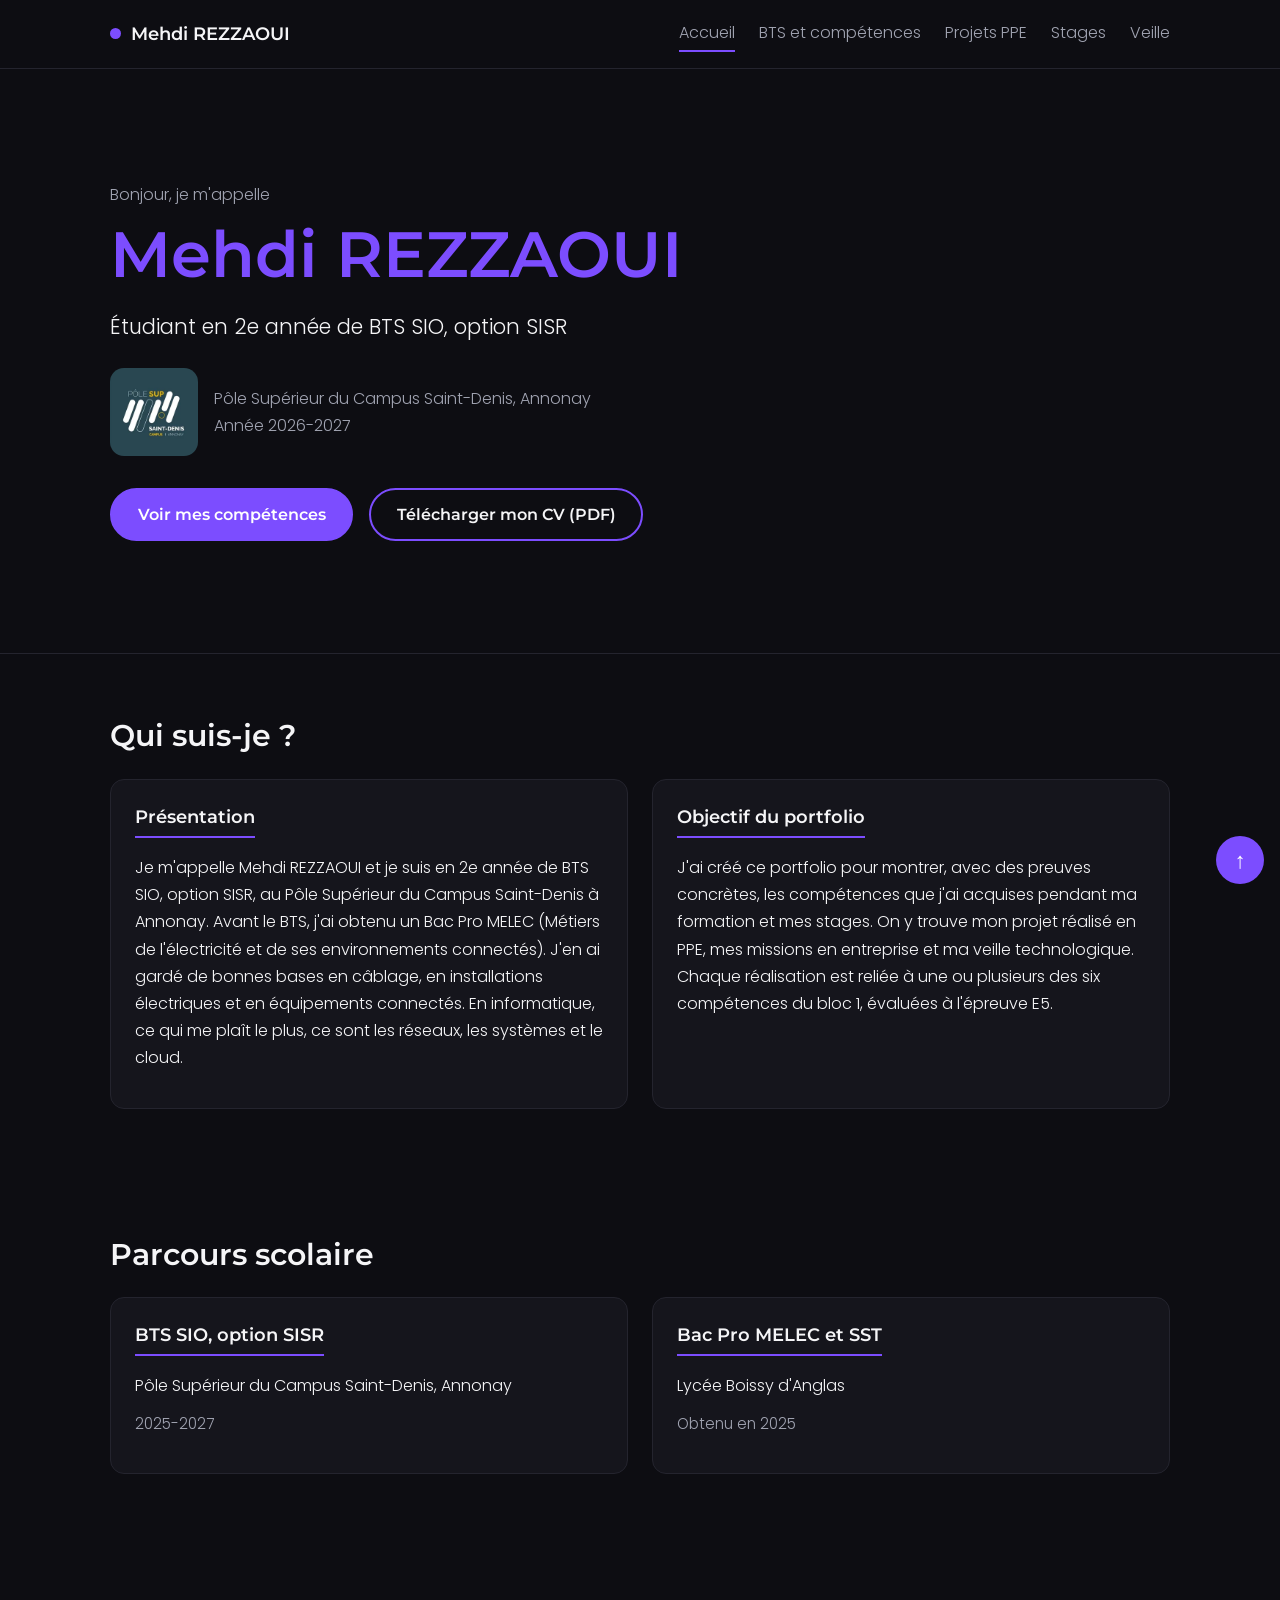
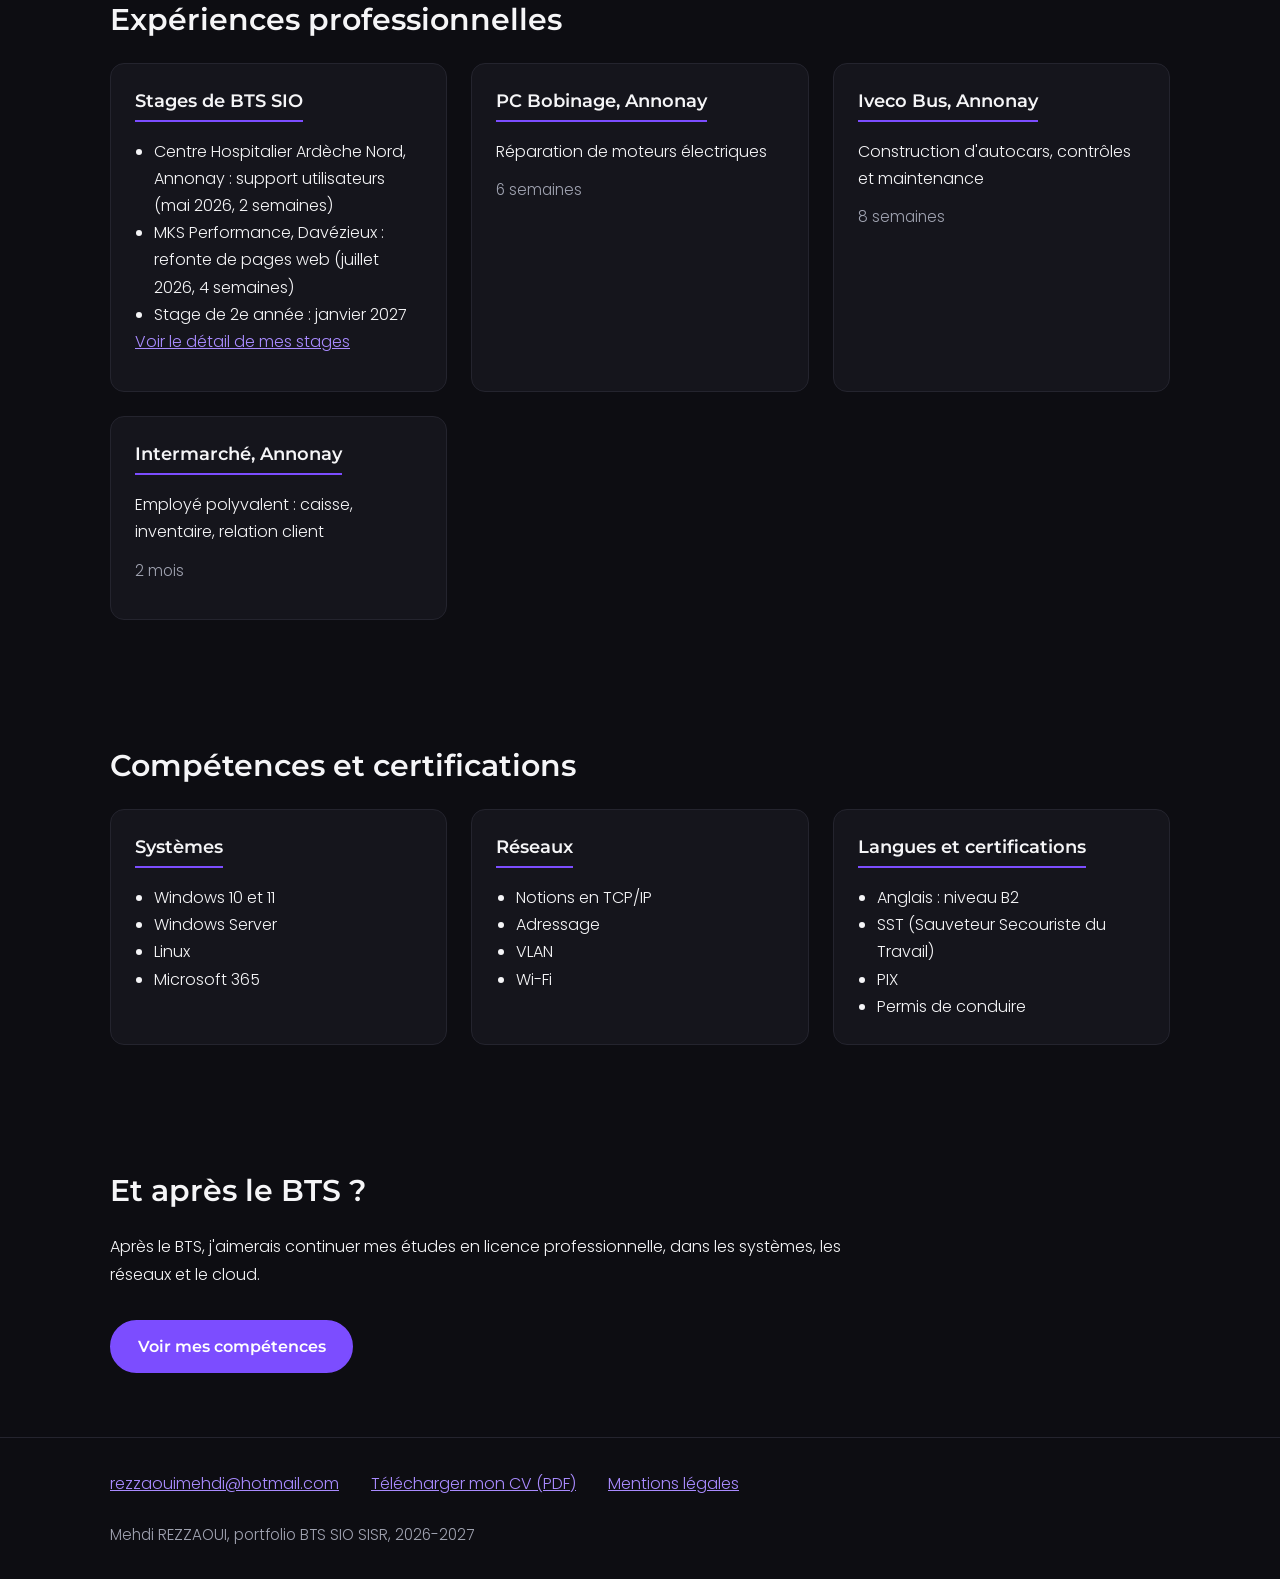
<file: index.html>
<!DOCTYPE html>
<html lang="fr">
<head>
    <meta charset="UTF-8">
    <meta name="viewport" content="width=device-width, initial-scale=1.0">
    <title>Accueil | Mehdi REZZAOUI | Portfolio BTS SIO SISR</title>
    <meta name="description" content="Portfolio de Mehdi REZZAOUI, étudiant en BTS SIO option SISR à Annonay : parcours, compétences, projets PPE, stages et veille technologique.">

    <!-- pour l'aperçu quand je partage le lien sur LinkedIn -->
    <meta property="og:type" content="website">
    <meta property="og:locale" content="fr_FR">
    <meta property="og:url" content="https://dim3h.github.io/portfolio/">
    <meta property="og:title" content="Mehdi REZZAOUI | Portfolio BTS SIO SISR">
    <meta property="og:description" content="Portfolio de Mehdi REZZAOUI, étudiant en BTS SIO option SISR à Annonay : parcours, compétences, projets PPE, stages et veille technologique.">

    <link rel="icon" href="img/favicon.svg" type="image/svg+xml">
    <link rel="stylesheet" href="css/style.css">
</head>
<body>

    <!-- en-tête avec le menu, le même sur toutes les pages -->
    <header class="entete" id="haut">
        <div class="conteneur entete-contenu">
            <a href="index.html" class="nom-site"><span class="point"></span>Mehdi REZZAOUI</a>

            <nav>
                <ul class="menu-liste">
                    <li><a href="index.html" class="actif" aria-current="page">Accueil</a></li>
                    <li><a href="bts-competences.html">BTS et compétences</a></li>
                    <li><a href="projets-ppe.html">Projets PPE</a></li>
                    <li><a href="stages.html">Stages</a></li>
                    <li><a href="veille.html">Veille</a></li>
                </ul>
            </nav>
        </div>
    </header>

    <main>

        <!-- haut de l'accueil : mon nom et ma formation -->
        <section class="accueil">
            <div class="conteneur">
                <p class="accueil-intro">Bonjour, je m'appelle</p>
                <h1>Mehdi REZZAOUI</h1>
                <p class="accueil-formation">Étudiant en 2e année de BTS SIO, option SISR</p>
                                <div class="etablissement">
                    <img src="img/logo-pole-sup-saint-denis.webp" alt="Logo du Pôle Supérieur du Campus Saint-Denis, Annonay" class="logo-etablissement" width="240" height="240">
                    <p class="texte-secondaire">Pôle Supérieur du Campus Saint-Denis, Annonay<br>Année 2026-2027</p>
                </div>

                <div class="boutons">
                    <a href="bts-competences.html" class="bouton">Voir mes compétences</a>
                    <a href="docs/CV_Mehdi_REZZAOUI.pdf" class="bouton bouton-contour">Télécharger mon CV (PDF)</a>
                </div>
            </div>
        </section>

        <!-- qui je suis + pourquoi ce portfolio -->
        <section class="section" id="presentation">
            <div class="conteneur">
                <h2>Qui suis-je ?</h2>
                <div class="grille">
                    <article class="carte">
                        <h3>Présentation</h3>
                        <p>Je m'appelle Mehdi REZZAOUI et je suis en 2e année de BTS SIO, option SISR, au Pôle Supérieur du Campus Saint-Denis à Annonay. Avant le BTS, j'ai obtenu un Bac Pro MELEC (Métiers de l'électricité et de ses environnements connectés). J'en ai gardé de bonnes bases en câblage, en installations électriques et en équipements connectés. En informatique, ce qui me plaît le plus, ce sont les réseaux, les systèmes et le cloud.</p>
                    </article>
                    <article class="carte">
                        <h3>Objectif du portfolio</h3>
                        <p>J'ai créé ce portfolio pour montrer, avec des preuves concrètes, les compétences que j'ai acquises pendant ma formation et mes stages. On y trouve mon projet réalisé en PPE, mes missions en entreprise et ma veille technologique. Chaque réalisation est reliée à une ou plusieurs des six compétences du bloc 1, évaluées à l'épreuve E5.</p>
                    </article>
                </div>
            </div>
        </section>

        <!-- mon parcours -->
        <section class="section" id="parcours">
            <div class="conteneur">
                <h2>Parcours scolaire</h2>
                <div class="grille">
                    <article class="carte">
                        <h3>BTS SIO, option SISR</h3>
                        <p>Pôle Supérieur du Campus Saint-Denis, Annonay</p>
                        <p class="date">2025-2027</p>
                    </article>
                    <article class="carte">
                        <h3>Bac Pro MELEC et SST</h3>
                        <p>Lycée Boissy d'Anglas</p>
                        <p class="date">Obtenu en 2025</p>
                    </article>
                </div>
            </div>
        </section>

        <!-- mes expériences (infos de mon CV) -->
        <section class="section" id="experiences">
            <div class="conteneur">
                <h2>Expériences professionnelles</h2>
                <div class="grille">
                    <article class="carte">
                        <h3>Stages de BTS SIO</h3>
                        <ul>
                            <li>Centre Hospitalier Ardèche Nord, Annonay : support utilisateurs (mai 2026, 2 semaines)</li>
                            <li>MKS Performance, Davézieux : refonte de pages web (juillet 2026, 4 semaines)</li>
                            <li>Stage de 2e année : janvier 2027</li>
                        </ul>
                        <p><a href="stages.html">Voir le détail de mes stages</a></p>
                    </article>
                    <article class="carte">
                        <h3>PC Bobinage, Annonay</h3>
                        <p>Réparation de moteurs électriques</p>
                        <p class="date">6 semaines</p>
                    </article>
                    <article class="carte">
                        <h3>Iveco Bus, Annonay</h3>
                        <p>Construction d'autocars, contrôles et maintenance</p>
                        <p class="date">8 semaines</p>
                    </article>
                    <article class="carte">
                        <h3>Intermarché, Annonay</h3>
                        <p>Employé polyvalent : caisse, inventaire, relation client</p>
                        <p class="date">2 mois</p>
                    </article>
                </div>
            </div>
        </section>

        <!-- compétences et certifications -->
        <section class="section" id="competences">
            <div class="conteneur">
                <h2>Compétences et certifications</h2>
                <div class="grille">
                    <article class="carte">
                        <h3>Systèmes</h3>
                        <ul>
                            <li>Windows 10 et 11</li>
                            <li>Windows Server</li>
                            <li>Linux</li>
                            <li>Microsoft 365</li>
                        </ul>
                    </article>
                    <article class="carte">
                        <h3>Réseaux</h3>
                        <ul>
                            <li>Notions en TCP/IP</li>
                            <li>Adressage</li>
                            <li>VLAN</li>
                            <li>Wi-Fi</li>
                        </ul>
                    </article>
                    <article class="carte">
                        <h3>Langues et certifications</h3>
                        <ul>
                            <li>Anglais : niveau B2</li>
                            <li>SST (Sauveteur Secouriste du Travail)</li>
                            <li>PIX</li>
                            <li>Permis de conduire</li>
                        </ul>
                    </article>
                </div>
            </div>
        </section>

        <!-- après le BTS -->
        <section class="section" id="perspectives">
            <div class="conteneur">
                <h2>Et après le BTS ?</h2>
                <p class="texte-large">Après le BTS, j'aimerais continuer mes études en licence professionnelle, dans les systèmes, les réseaux et le cloud.</p>
                <div class="boutons">
                    <a href="bts-competences.html" class="bouton">Voir mes compétences</a>
                </div>
            </div>
        </section>

    </main>

    <!-- pied de page, pareil sur toutes les pages -->
    <footer class="pied">
        <div class="conteneur">
            <ul class="pied-liens">
                <li><a href="mailto:rezzaouimehdi@hotmail.com">rezzaouimehdi@hotmail.com</a></li>
                <li><a href="docs/CV_Mehdi_REZZAOUI.pdf">Télécharger mon CV (PDF)</a></li>
                <li><a href="mentions-legales.html">Mentions légales</a></li>
            </ul>
            <p>Mehdi REZZAOUI, portfolio BTS SIO SISR, 2026-2027</p>
        </div>
    </footer>

    <!-- bouton pour remonter en haut (lien vers l'id "haut" de l'en-tête) -->
    <a href="#haut" class="retour-haut" aria-label="Retour en haut de la page">↑</a>

</body>
</html>
</file>
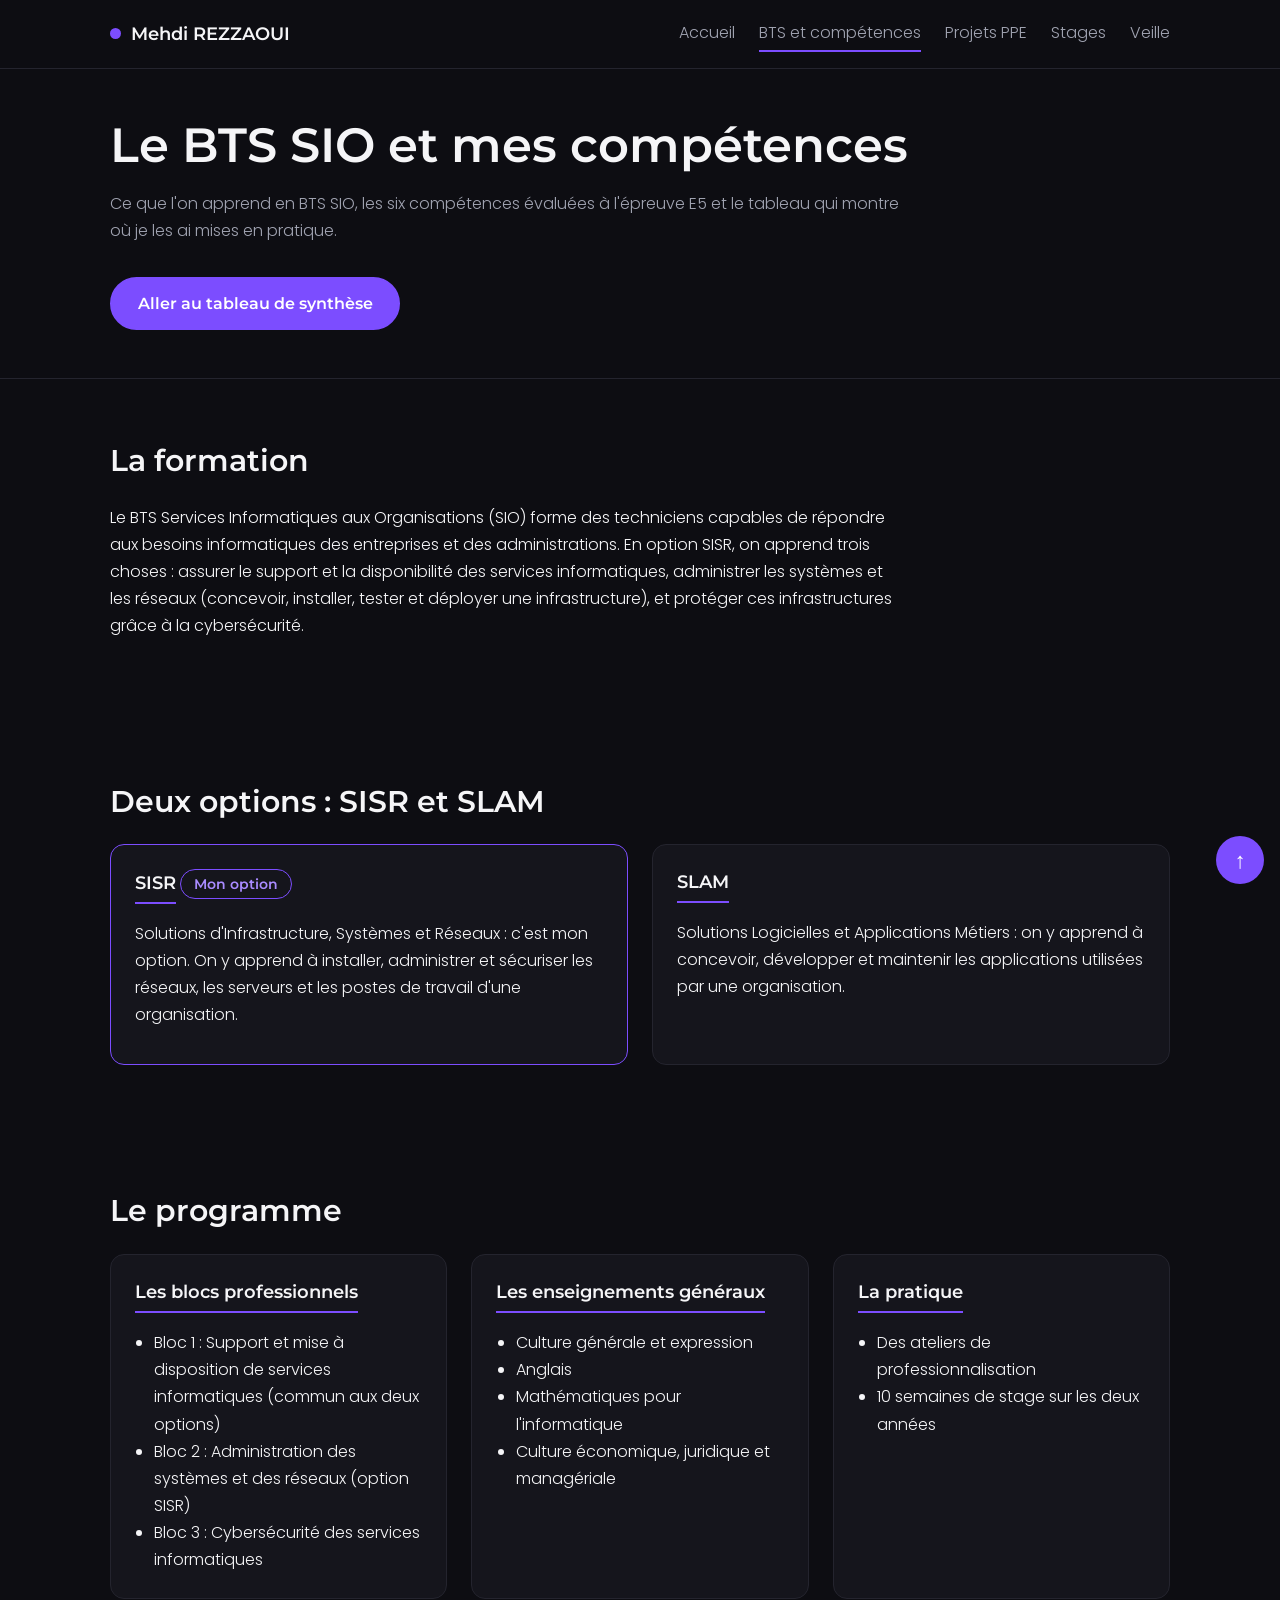
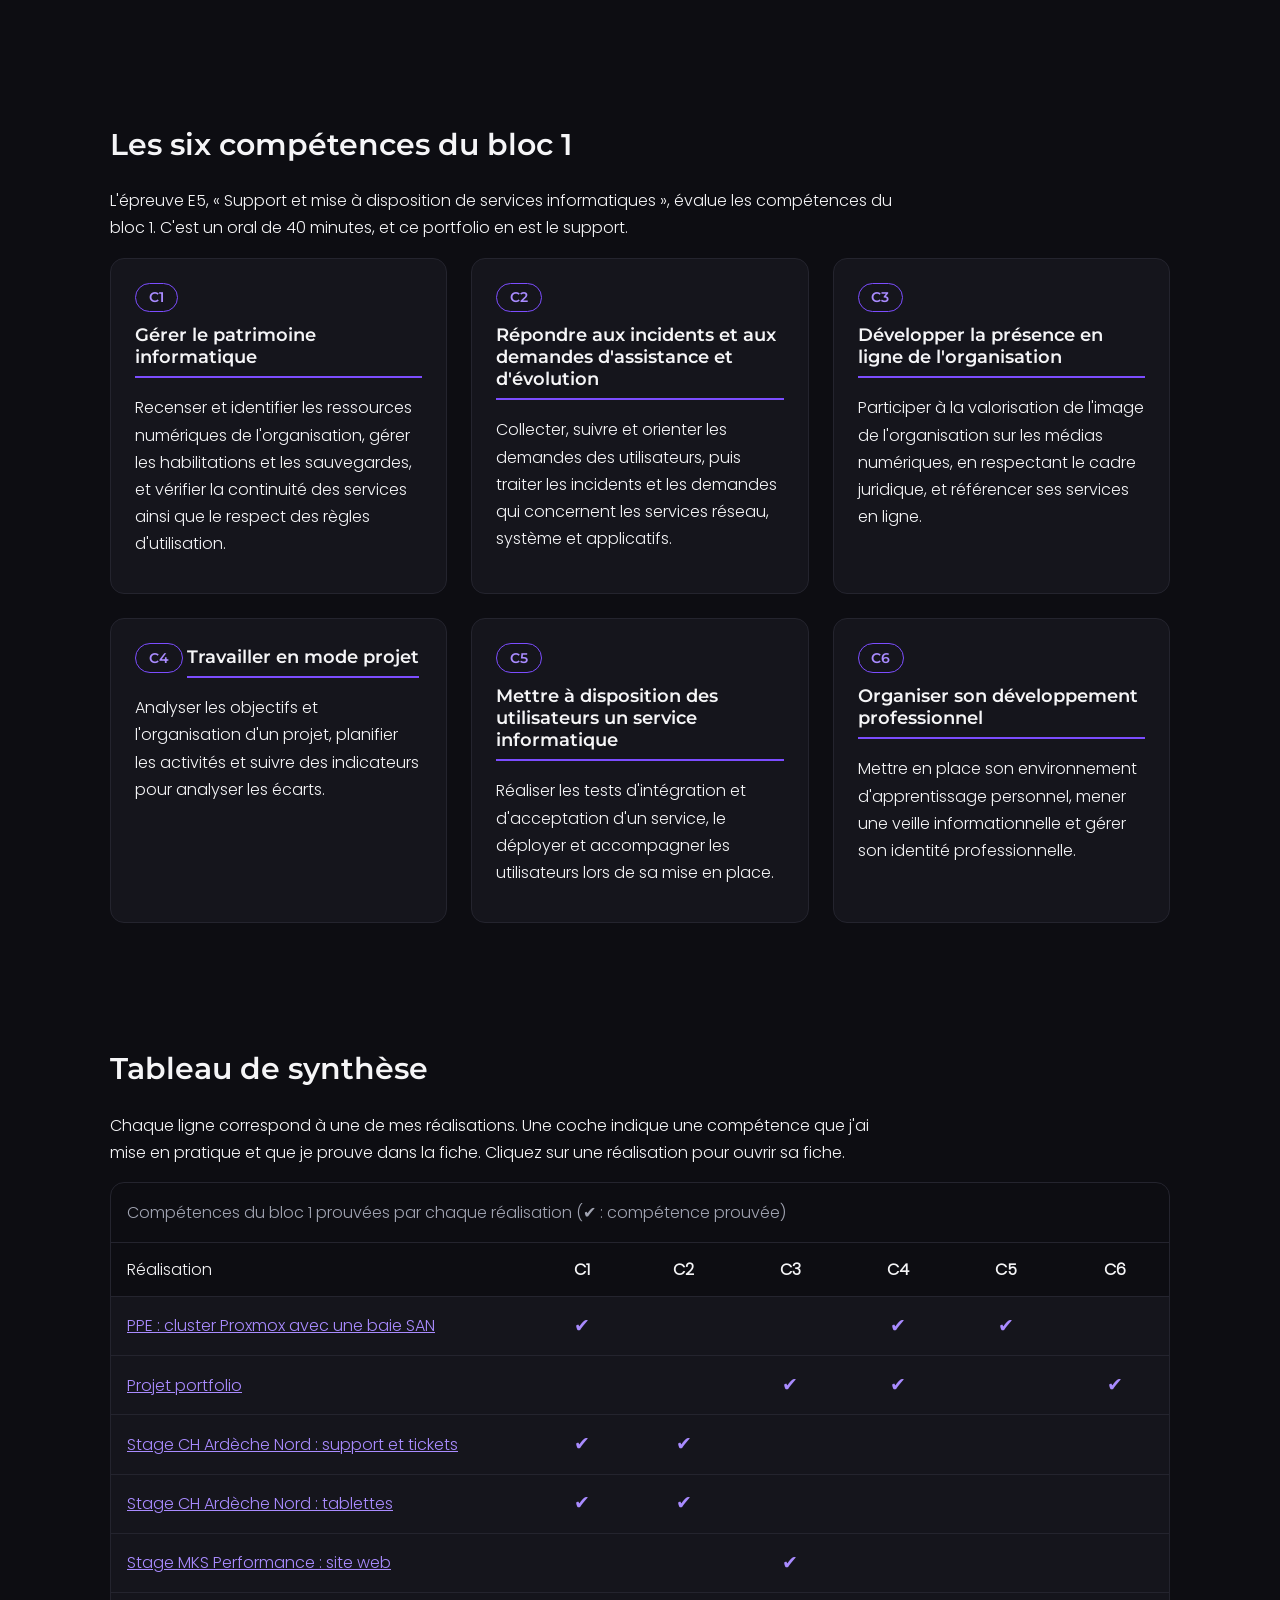
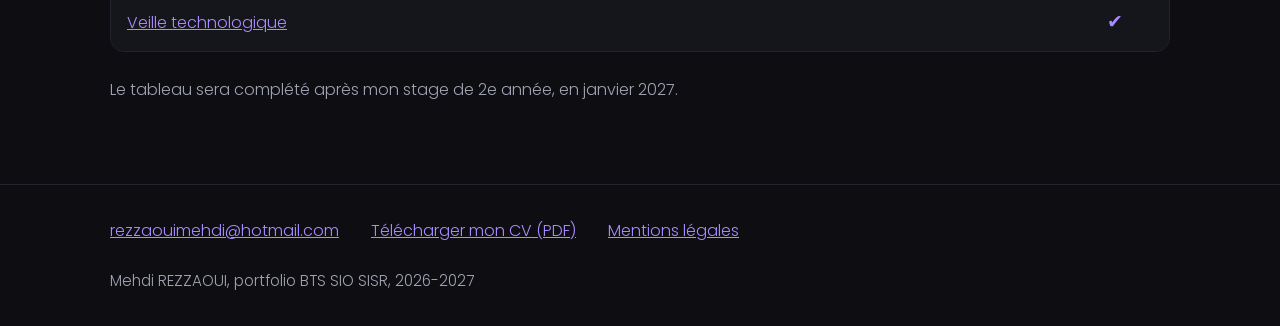
<file: bts-competences.html>
<!DOCTYPE html>
<html lang="fr">
<head>
    <meta charset="UTF-8">
    <meta name="viewport" content="width=device-width, initial-scale=1.0">
    <title>BTS et compétences | Mehdi REZZAOUI | Portfolio BTS SIO SISR</title>
    <meta name="description" content="Le BTS SIO option SISR, les six compétences du bloc 1 évaluées à l'épreuve E5 et le tableau de synthèse qui les relie à mes projets et à mes stages.">

    <!-- pour l'aperçu quand je partage le lien sur LinkedIn -->
    <meta property="og:type" content="website">
    <meta property="og:locale" content="fr_FR">
    <meta property="og:url" content="https://dim3h.github.io/portfolio/bts-competences.html">
    <meta property="og:title" content="BTS et compétences | Mehdi REZZAOUI">
    <meta property="og:description" content="Le BTS SIO option SISR, les six compétences du bloc 1 évaluées à l'épreuve E5 et le tableau de synthèse qui les relie à mes projets et à mes stages.">

    <link rel="icon" href="img/favicon.svg" type="image/svg+xml">
    <link rel="stylesheet" href="css/style.css">
</head>
<body>

    <!-- en-tête avec le menu, le même sur toutes les pages -->
    <header class="entete" id="haut">
        <div class="conteneur entete-contenu">
            <a href="index.html" class="nom-site"><span class="point"></span>Mehdi REZZAOUI</a>

            <nav>
                <ul class="menu-liste">
                    <li><a href="index.html">Accueil</a></li>
                    <li><a href="bts-competences.html" class="actif" aria-current="page">BTS et compétences</a></li>
                    <li><a href="projets-ppe.html">Projets PPE</a></li>
                    <li><a href="stages.html">Stages</a></li>
                    <li><a href="veille.html">Veille</a></li>
                </ul>
            </nav>
        </div>
    </header>

    <main>

        <!-- titre de la page -->
        <section class="titre-page">
            <div class="conteneur">
                <h1>Le BTS SIO et mes compétences</h1>
                <p class="texte-large texte-secondaire">Ce que l'on apprend en BTS SIO, les six compétences évaluées à l'épreuve E5 et le tableau qui montre où je les ai mises en pratique.</p>
                <div class="boutons">
                    <a href="#synthese" class="bouton">Aller au tableau de synthèse</a>
                </div>
            </div>
        </section>

        <!-- la formation -->
        <section class="section" id="formation">
            <div class="conteneur">
                <h2>La formation</h2>
                <div class="texte-large">
                    <p>Le BTS Services Informatiques aux Organisations (SIO) forme des techniciens capables de répondre aux besoins informatiques des entreprises et des administrations. En option SISR, on apprend trois choses : assurer le support et la disponibilité des services informatiques, administrer les systèmes et les réseaux (concevoir, installer, tester et déployer une infrastructure), et protéger ces infrastructures grâce à la cybersécurité.</p>
                </div>
            </div>
        </section>

        <!-- SISR et SLAM -->
        <section class="section" id="options">
            <div class="conteneur">
                <h2>Deux options : SISR et SLAM</h2>
                <div class="grille">
                    <article class="carte carte-violette">
                        <h3>SISR</h3>
                        <p class="etiquette">Mon option</p>
                        <p>Solutions d'Infrastructure, Systèmes et Réseaux : c'est mon option. On y apprend à installer, administrer et sécuriser les réseaux, les serveurs et les postes de travail d'une organisation.</p>
                    </article>
                    <article class="carte">
                        <h3>SLAM</h3>
                        <p>Solutions Logicielles et Applications Métiers : on y apprend à concevoir, développer et maintenir les applications utilisées par une organisation.</p>
                    </article>
                </div>
            </div>
        </section>

        <!-- le programme -->
        <section class="section" id="programme">
            <div class="conteneur">
                <h2>Le programme</h2>
                <div class="grille">
                    <article class="carte">
                        <h3>Les blocs professionnels</h3>
                        <ul>
                            <li>Bloc 1 : Support et mise à disposition de services informatiques (commun aux deux options)</li>
                            <li>Bloc 2 : Administration des systèmes et des réseaux (option SISR)</li>
                            <li>Bloc 3 : Cybersécurité des services informatiques</li>
                        </ul>
                    </article>
                    <article class="carte">
                        <h3>Les enseignements généraux</h3>
                        <ul>
                            <li>Culture générale et expression</li>
                            <li>Anglais</li>
                            <li>Mathématiques pour l'informatique</li>
                            <li>Culture économique, juridique et managériale</li>
                        </ul>
                    </article>
                    <article class="carte">
                        <h3>La pratique</h3>
                        <ul>
                            <li>Des ateliers de professionnalisation</li>
                            <li>10 semaines de stage sur les deux années</li>
                        </ul>
                    </article>
                </div>
            </div>
        </section>

        <!-- les 6 compétences (les id c1 à c6 servent aux liens depuis les fiches) -->
        <section class="section" id="competences">
            <div class="conteneur">
                <h2>Les six compétences du bloc 1</h2>
                <p class="texte-large">L'épreuve E5, « Support et mise à disposition de services informatiques », évalue les compétences du bloc 1. C'est un oral de 40 minutes, et ce portfolio en est le support.</p>
                <div class="grille">
                    <article class="carte" id="c1">
                        <p class="etiquette">C1</p>
                        <h3>Gérer le patrimoine informatique</h3>
                        <p>Recenser et identifier les ressources numériques de l'organisation, gérer les habilitations et les sauvegardes, et vérifier la continuité des services ainsi que le respect des règles d'utilisation.</p>
                    </article>
                    <article class="carte" id="c2">
                        <p class="etiquette">C2</p>
                        <h3>Répondre aux incidents et aux demandes d'assistance et d'évolution</h3>
                        <p>Collecter, suivre et orienter les demandes des utilisateurs, puis traiter les incidents et les demandes qui concernent les services réseau, système et applicatifs.</p>
                    </article>
                    <article class="carte" id="c3">
                        <p class="etiquette">C3</p>
                        <h3>Développer la présence en ligne de l'organisation</h3>
                        <p>Participer à la valorisation de l'image de l'organisation sur les médias numériques, en respectant le cadre juridique, et référencer ses services en ligne.</p>
                    </article>
                    <article class="carte" id="c4">
                        <p class="etiquette">C4</p>
                        <h3>Travailler en mode projet</h3>
                        <p>Analyser les objectifs et l'organisation d'un projet, planifier les activités et suivre des indicateurs pour analyser les écarts.</p>
                    </article>
                    <article class="carte" id="c5">
                        <p class="etiquette">C5</p>
                        <h3>Mettre à disposition des utilisateurs un service informatique</h3>
                        <p>Réaliser les tests d'intégration et d'acceptation d'un service, le déployer et accompagner les utilisateurs lors de sa mise en place.</p>
                    </article>
                    <article class="carte" id="c6">
                        <p class="etiquette">C6</p>
                        <h3>Organiser son développement professionnel</h3>
                        <p>Mettre en place son environnement d'apprentissage personnel, mener une veille informationnelle et gérer son identité professionnelle.</p>
                    </article>
                </div>
            </div>
        </section>

        <!-- tableau de synthèse : une ligne par réalisation, une colonne par compétence -->
        <section class="section" id="synthese">
            <div class="conteneur">
                <h2>Tableau de synthèse</h2>
                <p class="texte-large">Chaque ligne correspond à une de mes réalisations. Une coche indique une compétence que j'ai mise en pratique et que je prouve dans la fiche. Cliquez sur une réalisation pour ouvrir sa fiche.</p>

                <p class="indication-mobile texte-secondaire">Faites glisser le tableau vers la gauche pour voir toutes les compétences.</p>

                <!-- la div sert à faire défiler le tableau sur téléphone -->
                <div class="tableau-defilement">
                    <table class="tableau">
                        <caption>Compétences du bloc 1 prouvées par chaque réalisation (✔ : compétence prouvée)</caption>
                        <thead>
                            <tr>
                                <th scope="col" class="colonne-realisation">Réalisation</th>
                                <th scope="col">C1</th>
                                <th scope="col">C2</th>
                                <th scope="col">C3</th>
                                <th scope="col">C4</th>
                                <th scope="col">C5</th>
                                <th scope="col">C6</th>
                            </tr>
                        </thead>
                        <tbody>
                            <tr>
                                <th scope="row"><a href="projets-ppe.html#proxmox">PPE : cluster Proxmox avec une baie SAN</a></th>
                                <td class="coche">✔</td>
                                <td></td>
                                <td></td>
                                <td class="coche">✔</td>
                                <td class="coche">✔</td>
                                <td></td>
                            </tr>
                            <tr>
                                <th scope="row"><a href="projets-ppe.html#portfolio">Projet portfolio</a></th>
                                <td></td>
                                <td></td>
                                <td class="coche">✔</td>
                                <td class="coche">✔</td>
                                <td></td>
                                <td class="coche">✔</td>
                            </tr>
                            <tr>
                                <th scope="row"><a href="stages.html#support">Stage CH Ardèche Nord : support et tickets</a></th>
                                <td class="coche">✔</td>
                                <td class="coche">✔</td>
                                <td></td>
                                <td></td>
                                <td></td>
                                <td></td>
                            </tr>
                            <tr>
                                <th scope="row"><a href="stages.html#tablettes">Stage CH Ardèche Nord : tablettes</a></th>
                                <td class="coche">✔</td>
                                <td class="coche">✔</td>
                                <td></td>
                                <td></td>
                                <td></td>
                                <td></td>
                            </tr>
                            <tr>
                                <th scope="row"><a href="stages.html#site-web">Stage MKS Performance : site web</a></th>
                                <td></td>
                                <td></td>
                                <td class="coche">✔</td>
                                <td></td>
                                <td></td>
                                <td></td>
                            </tr>
                            <tr>
                                <th scope="row"><a href="veille.html">Veille technologique</a></th>
                                <td></td>
                                <td></td>
                                <td></td>
                                <td></td>
                                <td></td>
                                <td class="coche">✔</td>
                            </tr>
                        </tbody>
                    </table>
                </div>

                <p class="texte-secondaire">Le tableau sera complété après mon stage de 2e année, en janvier 2027.</p>
            </div>
        </section>

    </main>

    <!-- pied de page, pareil sur toutes les pages -->
    <footer class="pied">
        <div class="conteneur">
            <ul class="pied-liens">
                <li><a href="mailto:rezzaouimehdi@hotmail.com">rezzaouimehdi@hotmail.com</a></li>
                <li><a href="docs/CV_Mehdi_REZZAOUI.pdf">Télécharger mon CV (PDF)</a></li>
                <li><a href="mentions-legales.html">Mentions légales</a></li>
            </ul>
            <p>Mehdi REZZAOUI, portfolio BTS SIO SISR, 2026-2027</p>
        </div>
    </footer>

    <!-- bouton pour remonter en haut (lien vers l'id "haut" de l'en-tête) -->
    <a href="#haut" class="retour-haut" aria-label="Retour en haut de la page">↑</a>

</body>
</html>
</file>
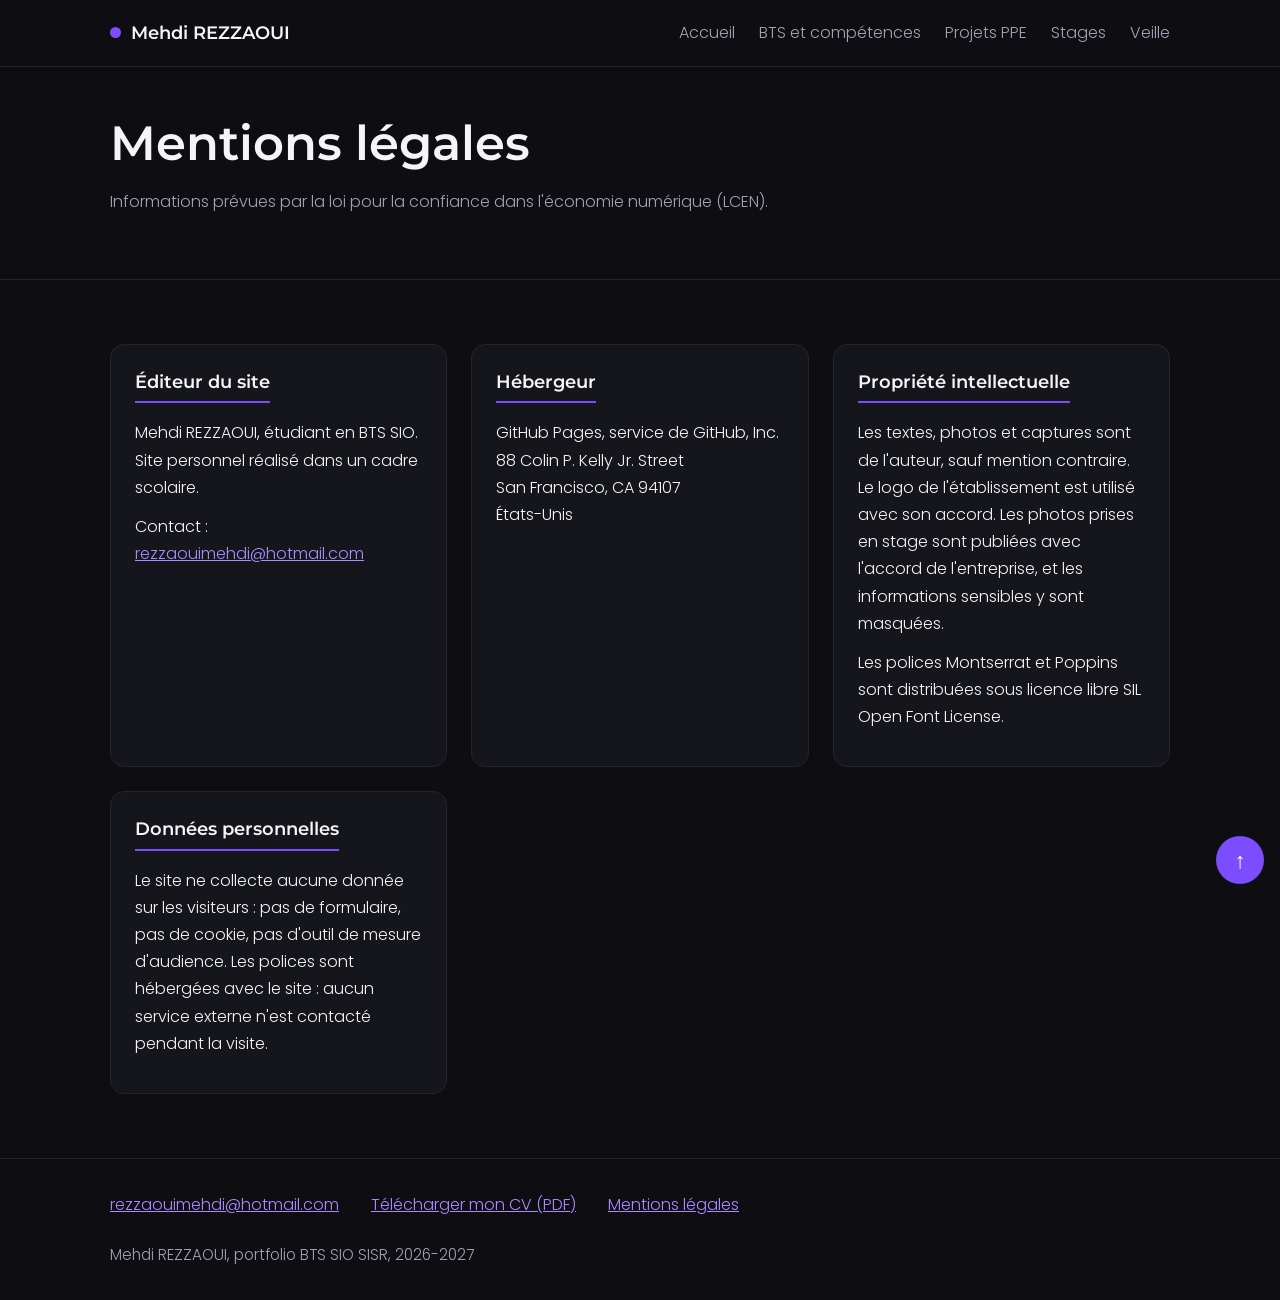
<file: mentions-legales.html>
<!DOCTYPE html>
<html lang="fr">
<head>
    <meta charset="UTF-8">
    <meta name="viewport" content="width=device-width, initial-scale=1.0">
    <title>Mentions légales | Mehdi REZZAOUI | Portfolio BTS SIO SISR</title>
    <meta name="description" content="Mentions légales du portfolio de Mehdi REZZAOUI : éditeur, hébergeur GitHub Pages, droits d'auteur et données personnelles (aucune donnée collectée).">

    <!-- pour l'aperçu quand je partage le lien sur LinkedIn -->
    <meta property="og:type" content="website">
    <meta property="og:locale" content="fr_FR">
    <meta property="og:url" content="https://dim3h.github.io/portfolio/mentions-legales.html">
    <meta property="og:title" content="Mentions légales | Mehdi REZZAOUI">
    <meta property="og:description" content="Mentions légales du portfolio de Mehdi REZZAOUI : éditeur, hébergeur GitHub Pages, droits d'auteur et données personnelles (aucune donnée collectée).">

    <link rel="icon" href="img/favicon.svg" type="image/svg+xml">
    <link rel="stylesheet" href="css/style.css">
</head>
<body>

    <!-- en-tête avec le menu, le même sur toutes les pages -->
    <header class="entete" id="haut">
        <div class="conteneur entete-contenu">
            <a href="index.html" class="nom-site"><span class="point"></span>Mehdi REZZAOUI</a>

            <nav>
                <ul class="menu-liste">
                    <li><a href="index.html">Accueil</a></li>
                    <li><a href="bts-competences.html">BTS et compétences</a></li>
                    <li><a href="projets-ppe.html">Projets PPE</a></li>
                    <li><a href="stages.html">Stages</a></li>
                    <li><a href="veille.html">Veille</a></li>
                </ul>
            </nav>
        </div>
    </header>

    <main>

        <!-- titre de la page -->
        <section class="titre-page">
            <div class="conteneur">
                <h1>Mentions légales</h1>
                <p class="texte-large texte-secondaire">Informations prévues par la loi pour la confiance dans l'économie numérique (LCEN).</p>
            </div>
        </section>

        <div class="section">
            <div class="conteneur">
                <div class="grille">
                    <article class="carte">
                        <h2 class="titre-carte">Éditeur du site</h2>
                        <p>Mehdi REZZAOUI, étudiant en BTS SIO. Site personnel réalisé dans un cadre scolaire.</p>
                        <p>Contact : <a href="mailto:rezzaouimehdi@hotmail.com">rezzaouimehdi@hotmail.com</a></p>
                    </article>
                    <article class="carte">
                        <h2 class="titre-carte">Hébergeur</h2>
                        <p>GitHub Pages, service de GitHub, Inc.<br>88 Colin P. Kelly Jr. Street<br>San Francisco, CA 94107<br>États-Unis</p>
                    </article>
                    <article class="carte">
                        <h2 class="titre-carte">Propriété intellectuelle</h2>
                        <p>Les textes, photos et captures sont de l'auteur, sauf mention contraire. Le logo de l'établissement est utilisé avec son accord. Les photos prises en stage sont publiées avec l'accord de l'entreprise, et les informations sensibles y sont masquées.</p>
                        <p>Les polices Montserrat et Poppins sont distribuées sous licence libre SIL Open Font License.</p>
                    </article>
                    <article class="carte">
                        <h2 class="titre-carte">Données personnelles</h2>
                        <p>Le site ne collecte aucune donnée sur les visiteurs : pas de formulaire, pas de cookie, pas d'outil de mesure d'audience. Les polices sont hébergées avec le site : aucun service externe n'est contacté pendant la visite.</p>
                    </article>
                </div>
            </div>
        </div>

    </main>

    <!-- pied de page, pareil sur toutes les pages -->
    <footer class="pied">
        <div class="conteneur">
            <ul class="pied-liens">
                <li><a href="mailto:rezzaouimehdi@hotmail.com">rezzaouimehdi@hotmail.com</a></li>
                <li><a href="docs/CV_Mehdi_REZZAOUI.pdf">Télécharger mon CV (PDF)</a></li>
                <li><a href="mentions-legales.html" aria-current="page">Mentions légales</a></li>
            </ul>
            <p>Mehdi REZZAOUI, portfolio BTS SIO SISR, 2026-2027</p>
        </div>
    </footer>

    <!-- bouton pour remonter en haut (lien vers l'id "haut" de l'en-tête) -->
    <a href="#haut" class="retour-haut" aria-label="Retour en haut de la page">↑</a>

</body>
</html>
</file>
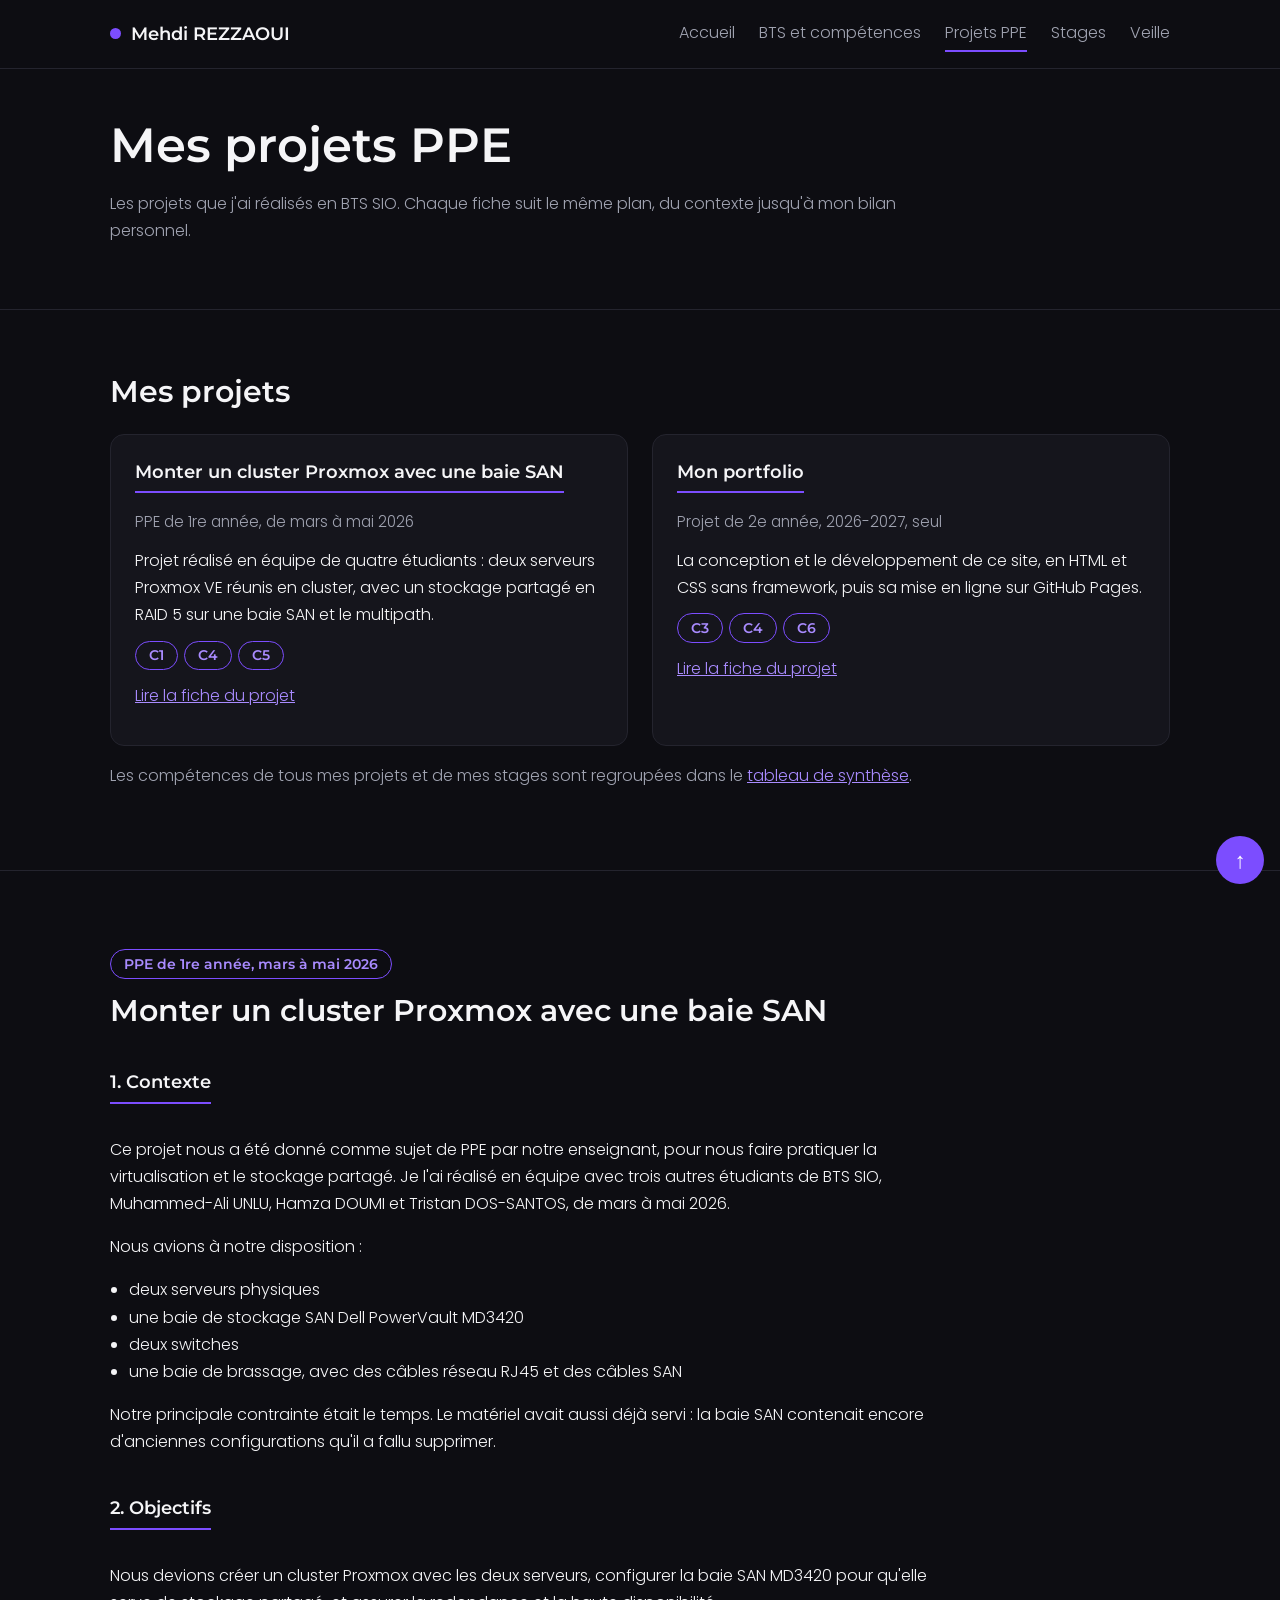
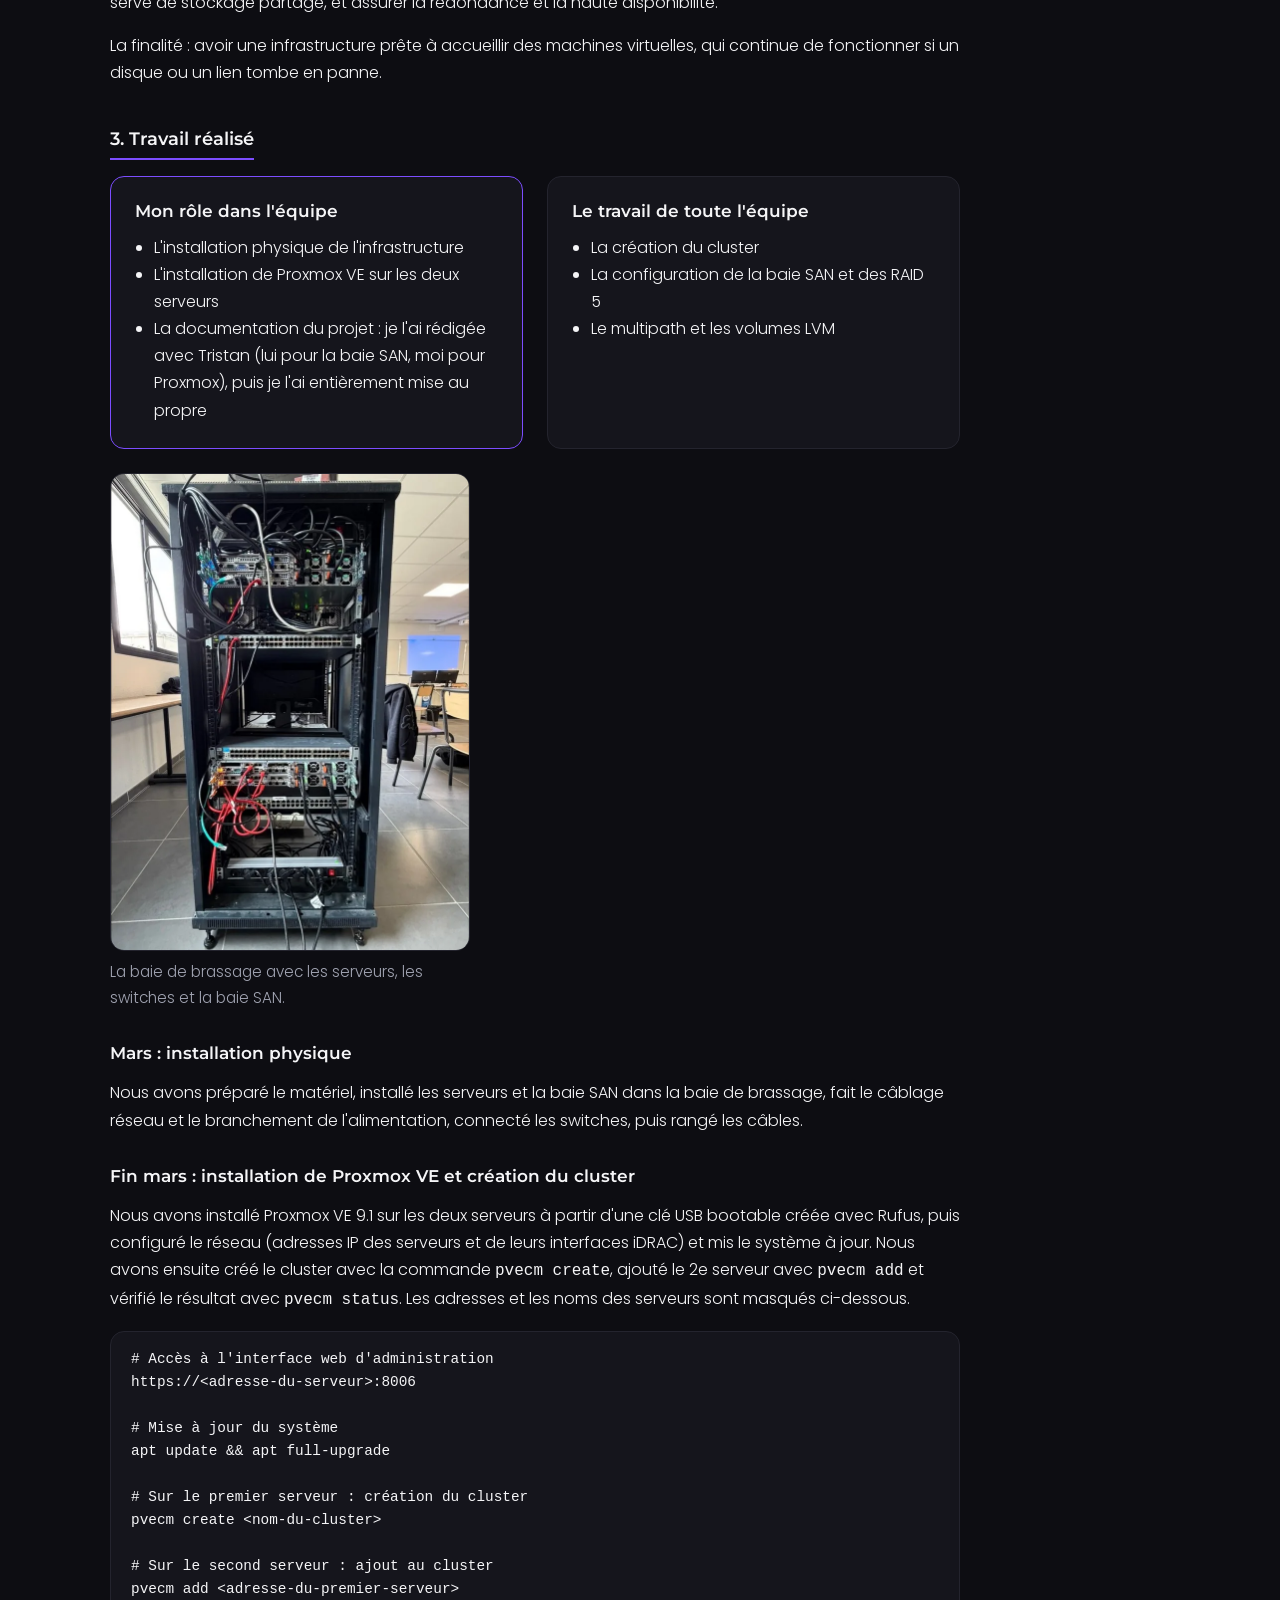
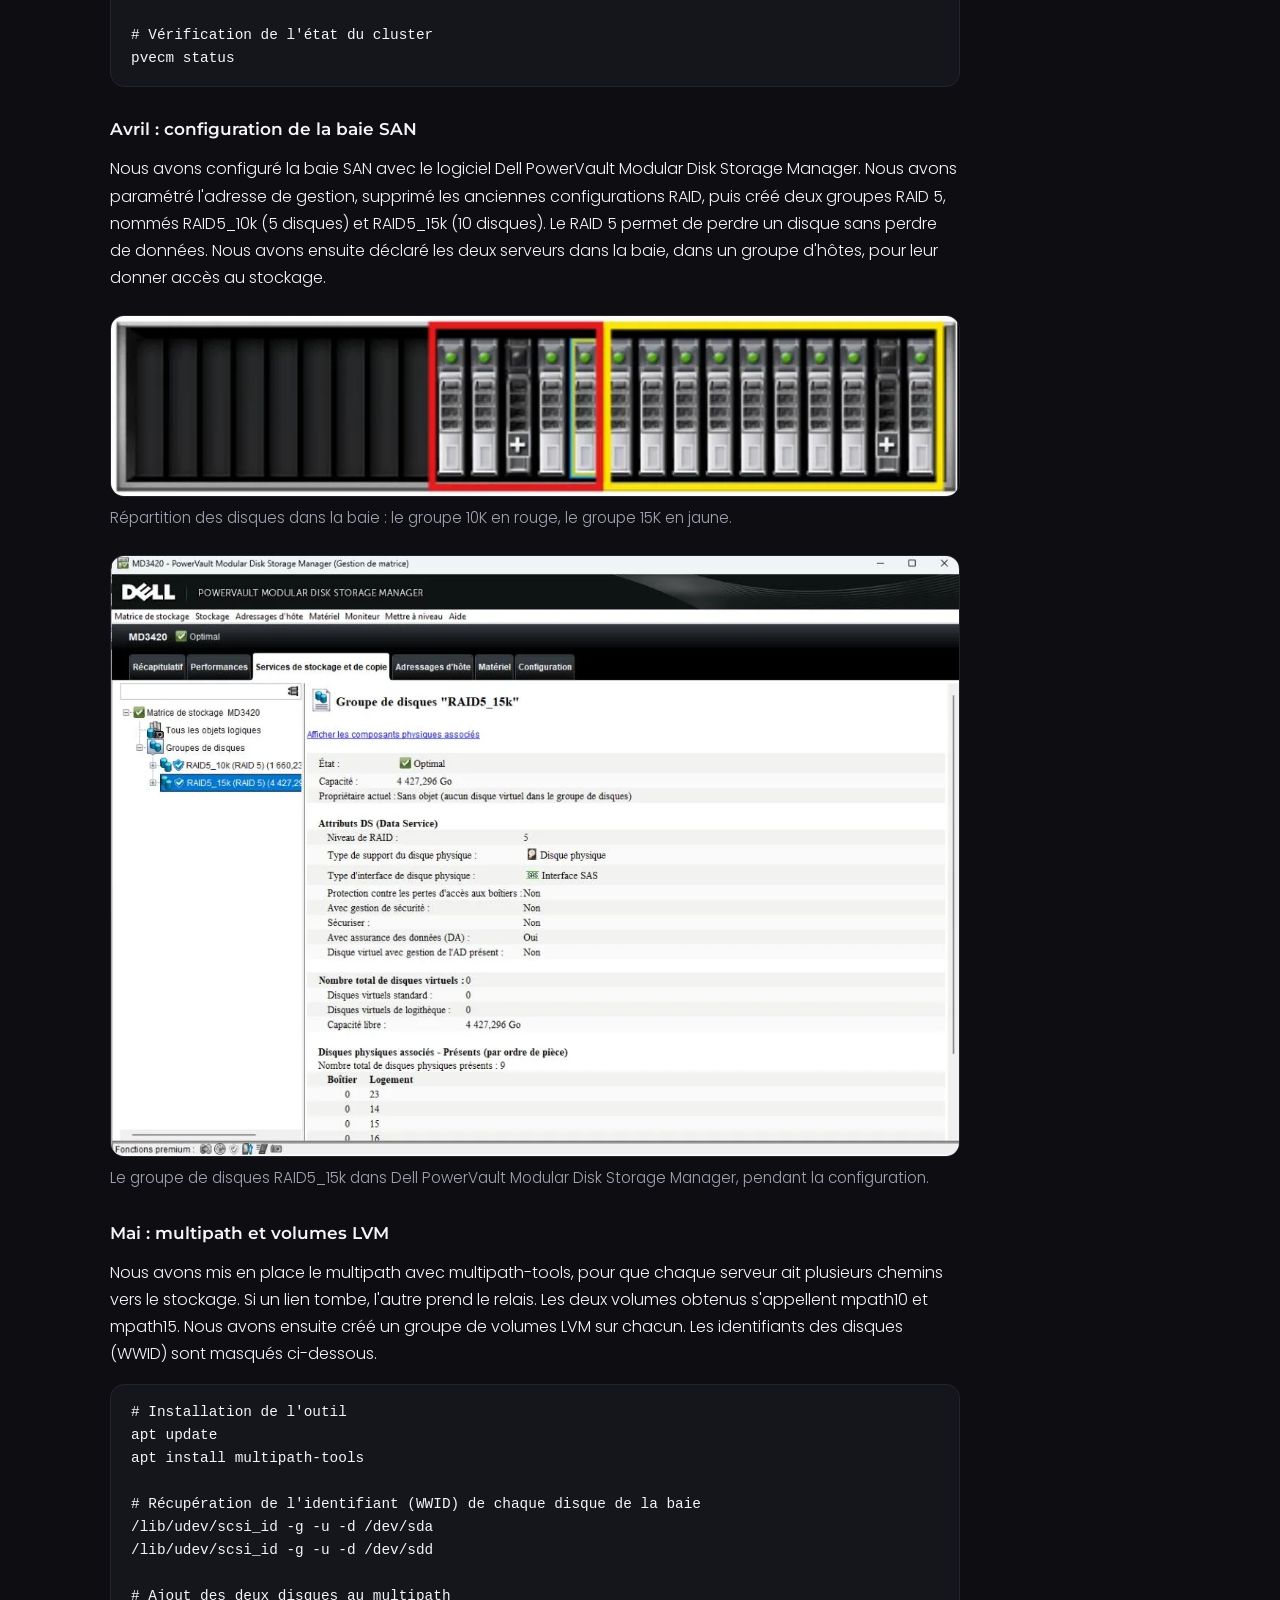
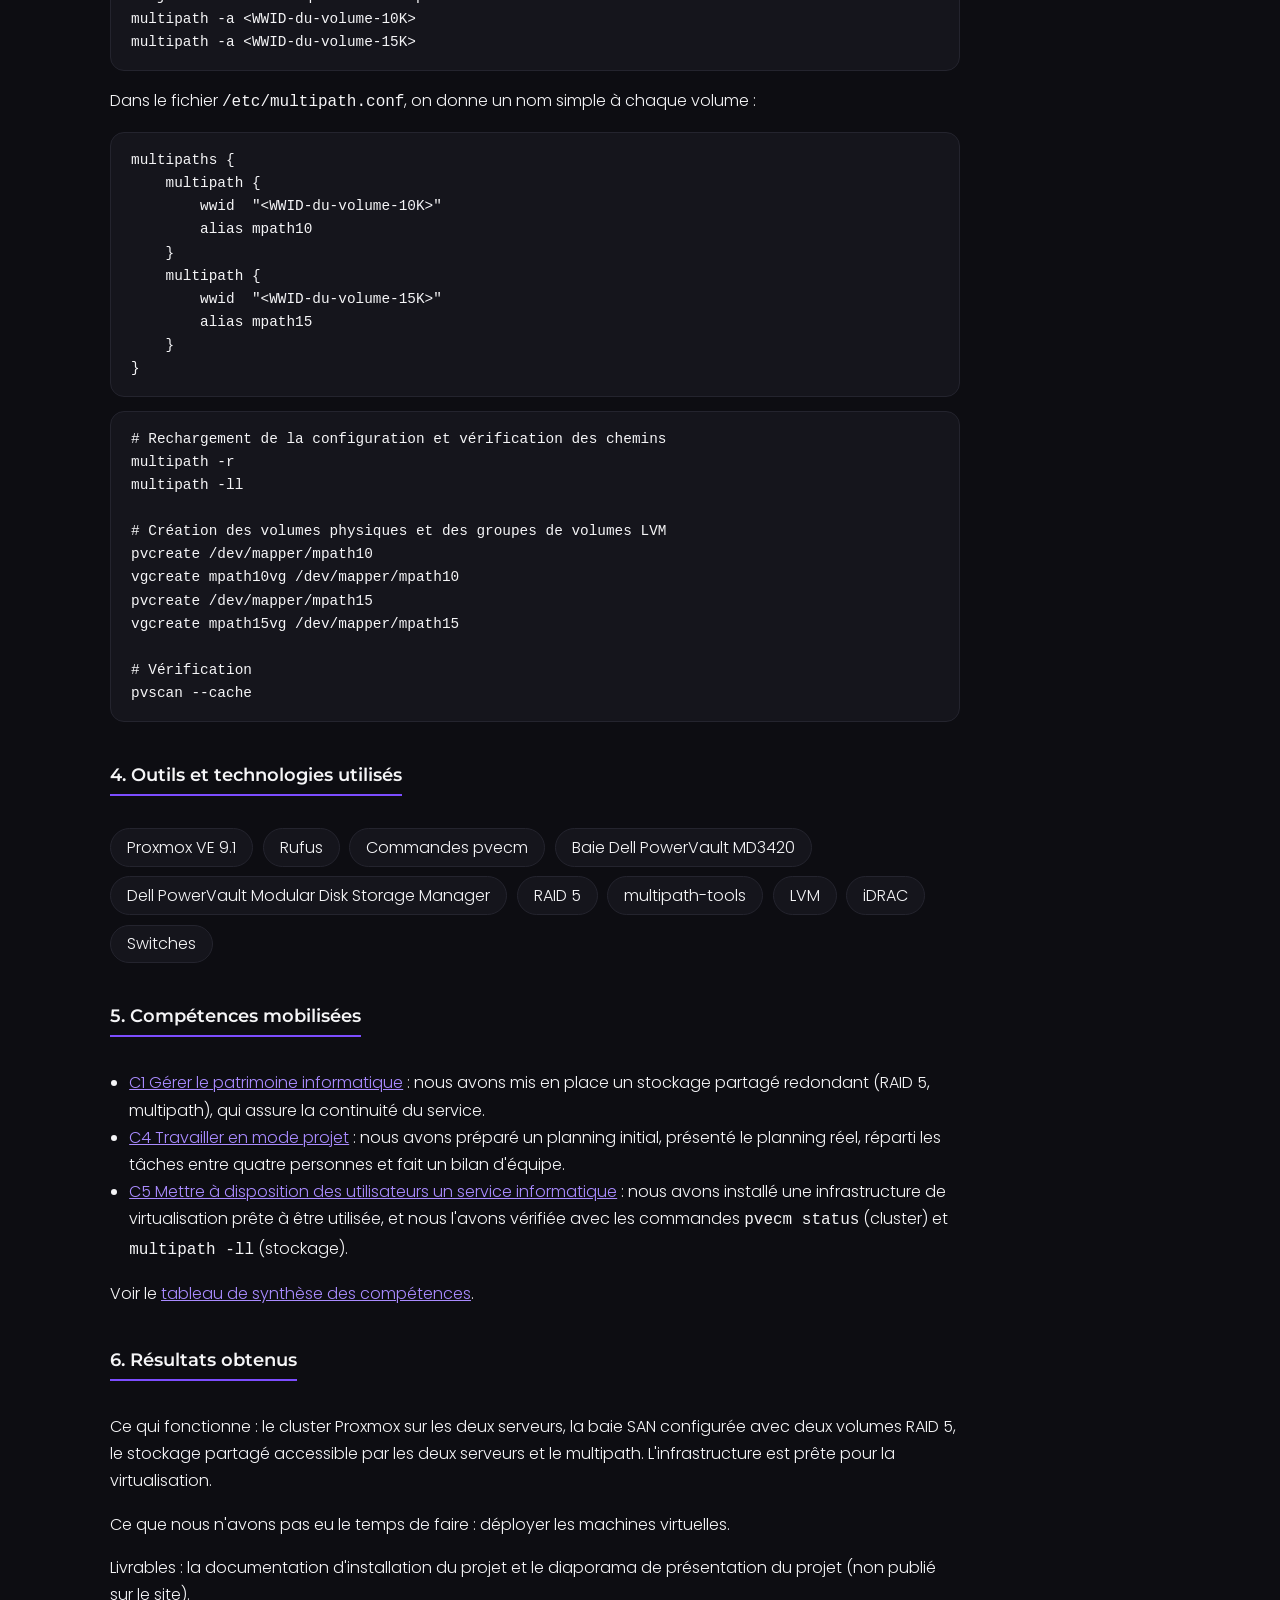
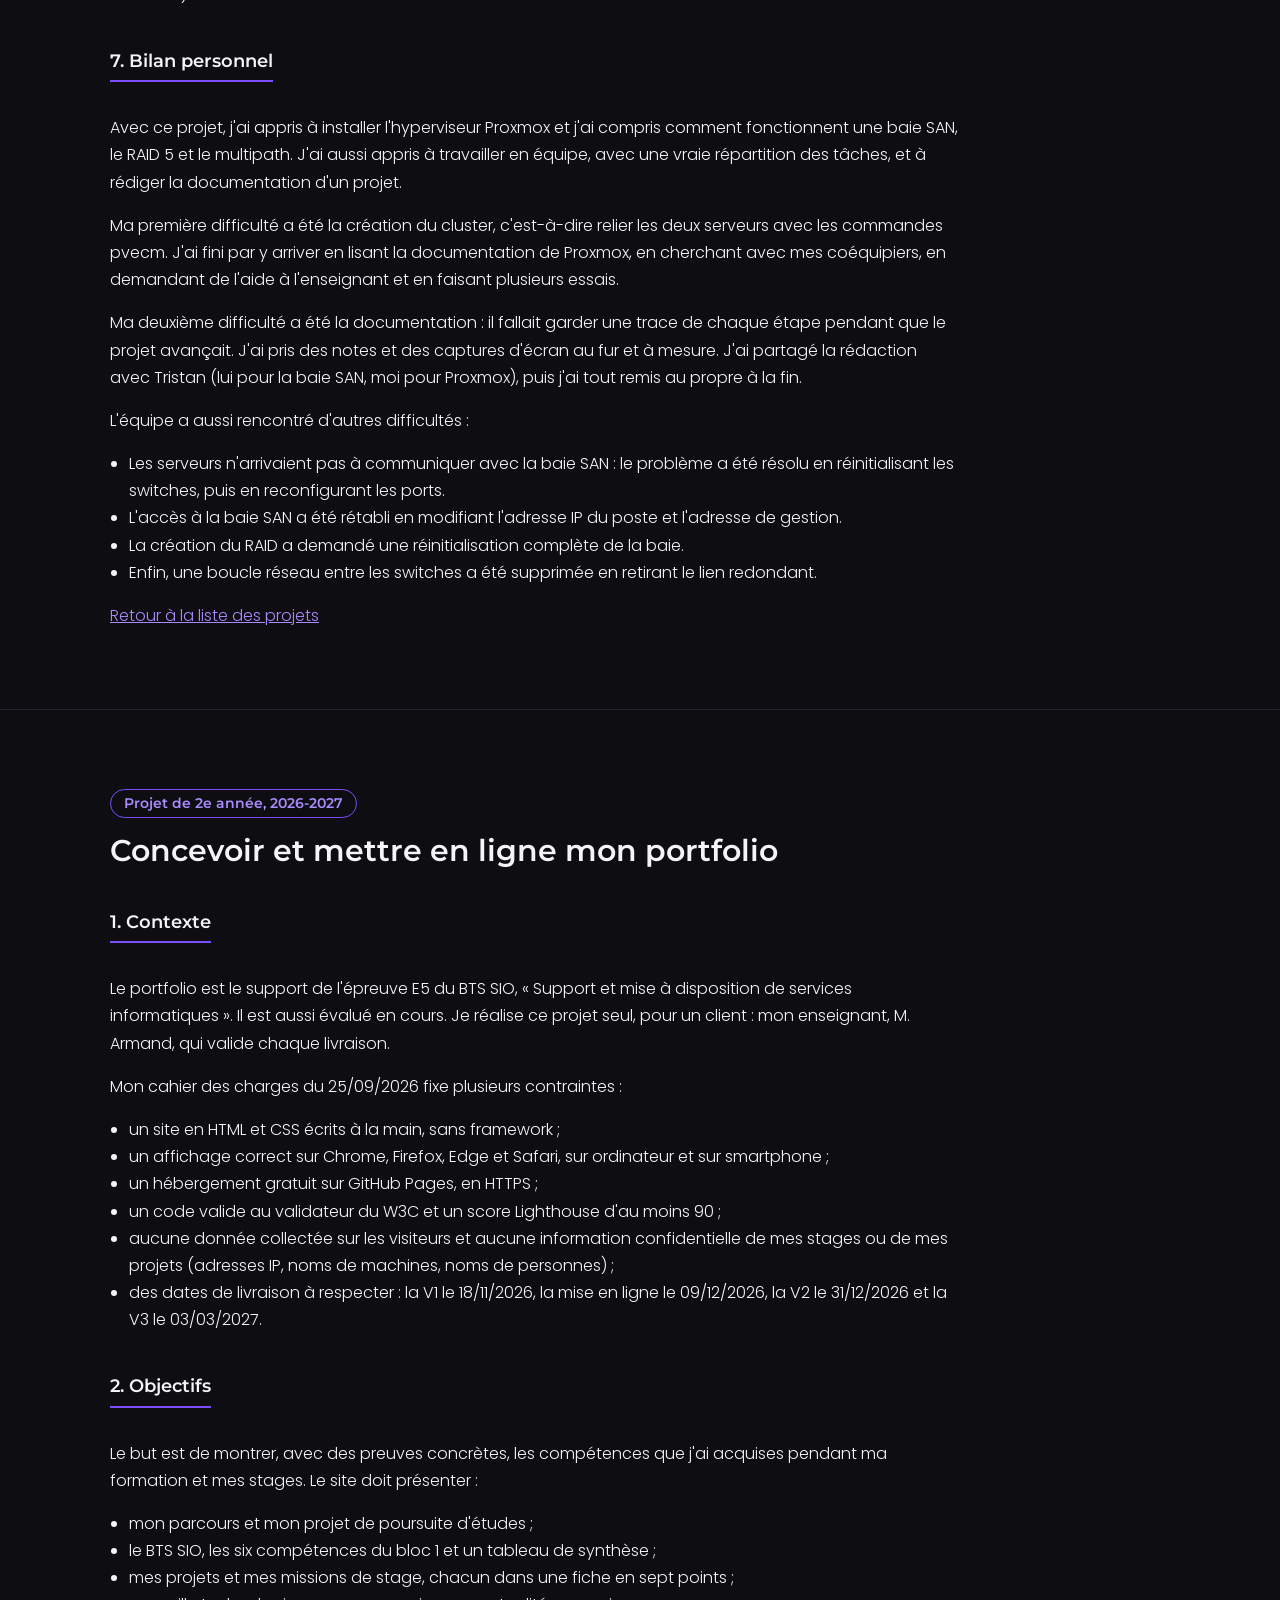
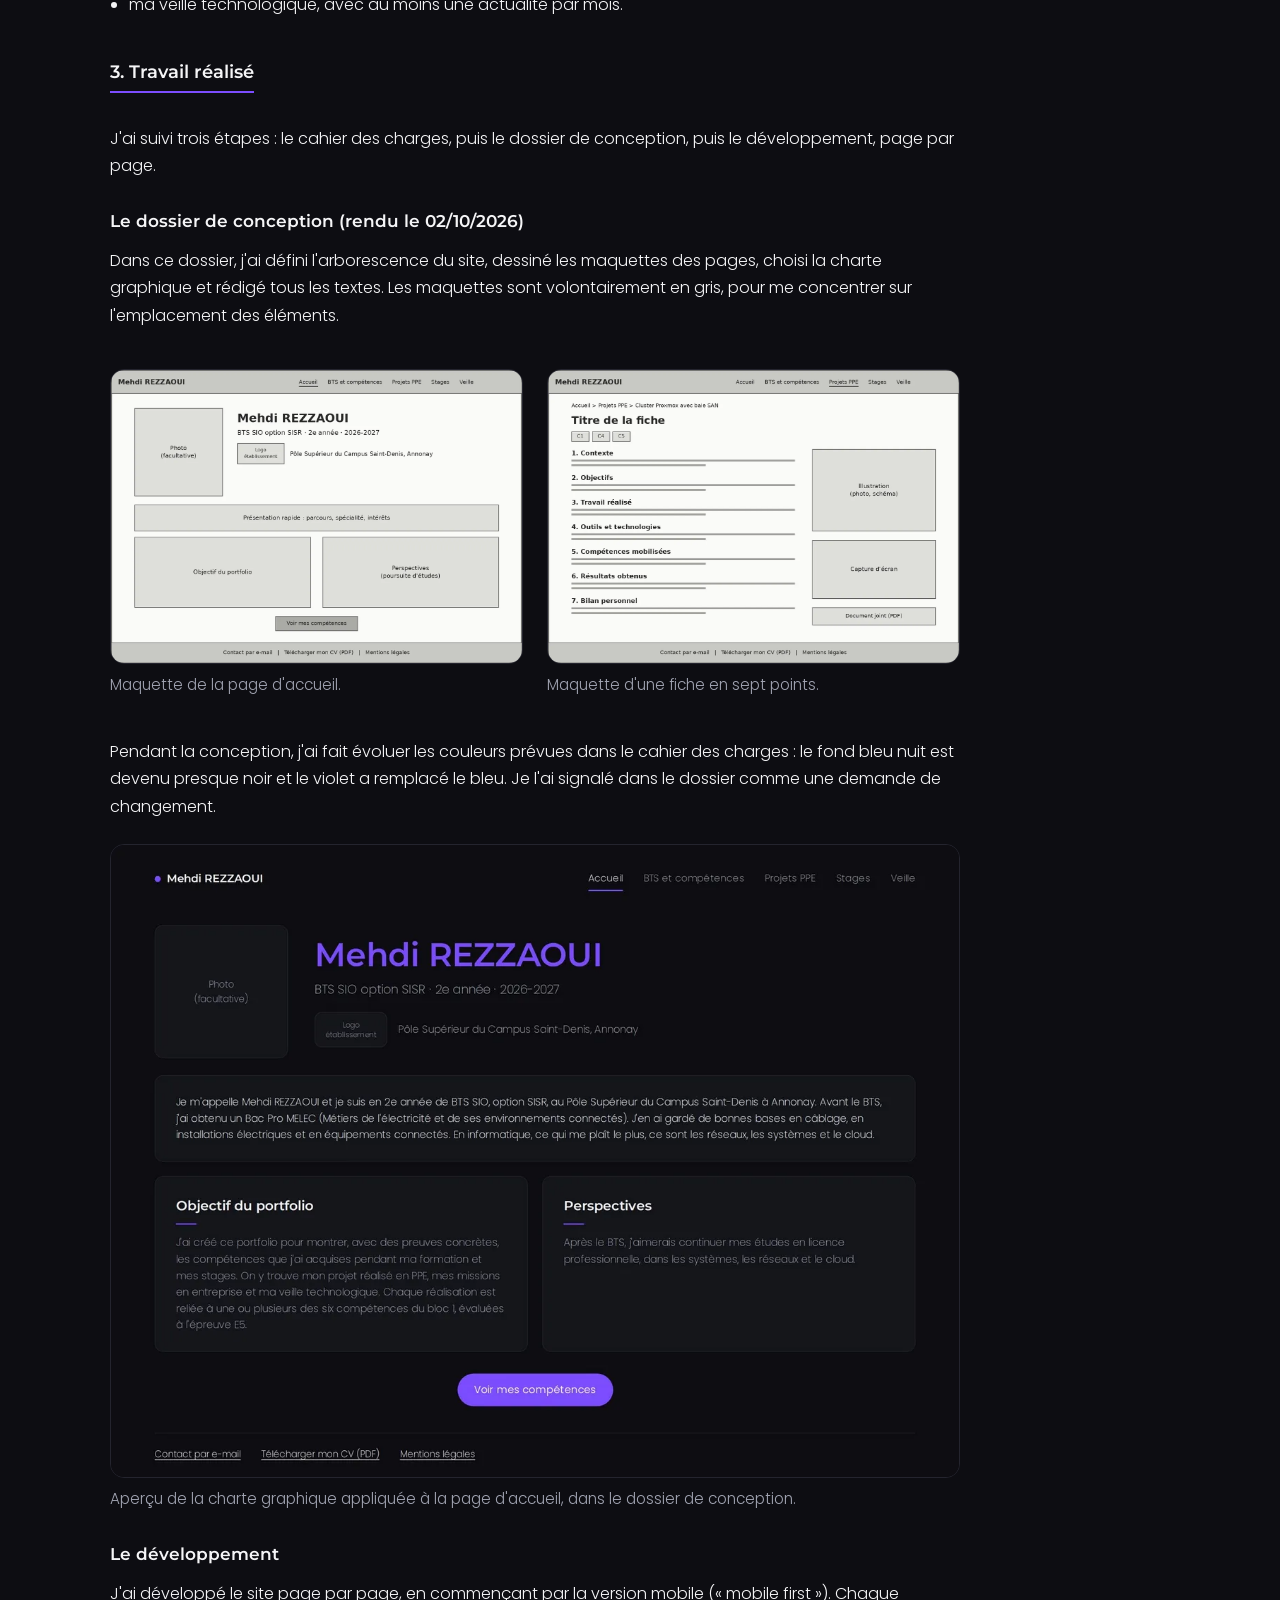
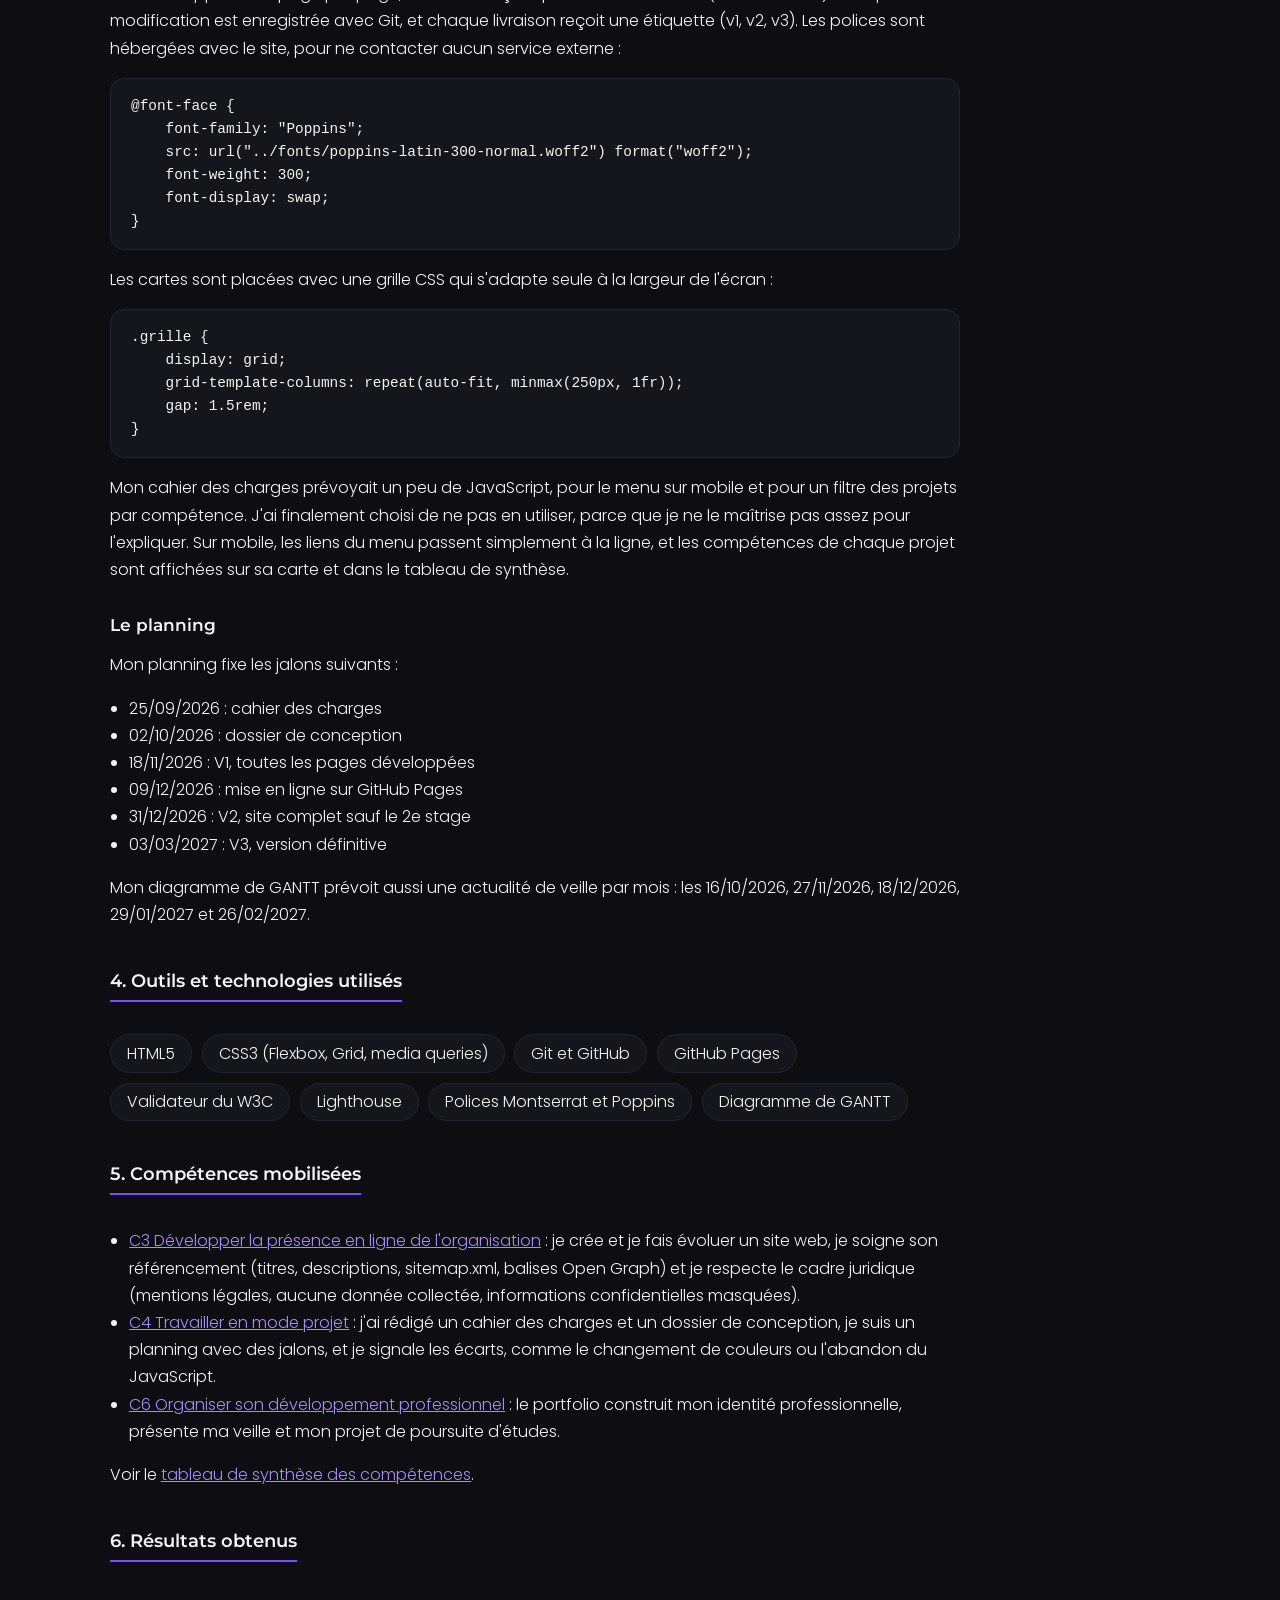
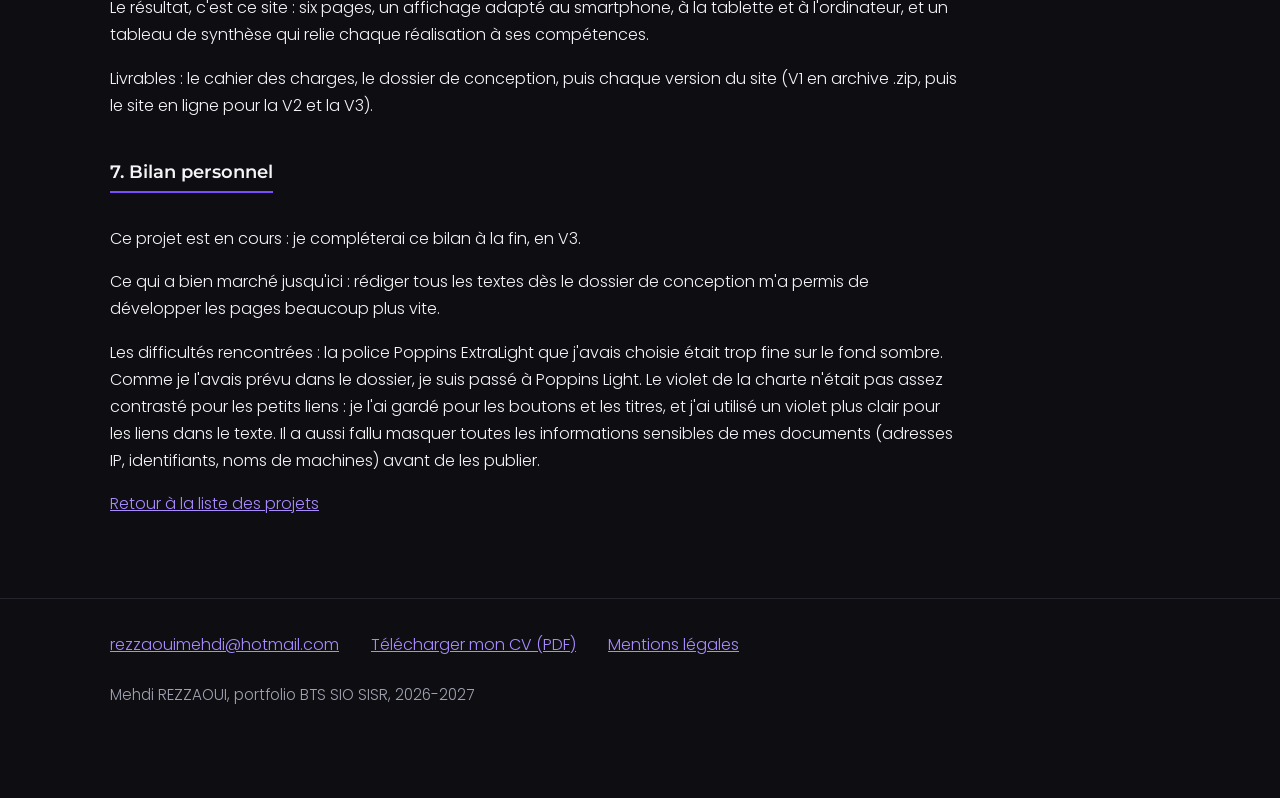
<file: projets-ppe.html>
<!DOCTYPE html>
<html lang="fr">
<head>
    <meta charset="UTF-8">
    <meta name="viewport" content="width=device-width, initial-scale=1.0">
    <title>Projets PPE | Mehdi REZZAOUI | Portfolio BTS SIO SISR</title>
    <meta name="description" content="Mes projets en BTS SIO SISR : un cluster Proxmox à deux serveurs avec une baie SAN en RAID 5 et multipath, puis la conception de ce portfolio.">

    <!-- pour l'aperçu quand je partage le lien sur LinkedIn -->
    <meta property="og:type" content="website">
    <meta property="og:locale" content="fr_FR">
    <meta property="og:url" content="https://dim3h.github.io/portfolio/projets-ppe.html">
    <meta property="og:title" content="Projets PPE | Mehdi REZZAOUI">
    <meta property="og:description" content="Mes projets en BTS SIO SISR : un cluster Proxmox à deux serveurs avec une baie SAN en RAID 5 et multipath, puis la conception de ce portfolio.">

    <link rel="icon" href="img/favicon.svg" type="image/svg+xml">
    <link rel="stylesheet" href="css/style.css">
</head>
<body>

    <!-- en-tête avec le menu, le même sur toutes les pages -->
    <header class="entete" id="haut">
        <div class="conteneur entete-contenu">
            <a href="index.html" class="nom-site"><span class="point"></span>Mehdi REZZAOUI</a>

            <nav>
                <ul class="menu-liste">
                    <li><a href="index.html">Accueil</a></li>
                    <li><a href="bts-competences.html">BTS et compétences</a></li>
                    <li><a href="projets-ppe.html" class="actif" aria-current="page">Projets PPE</a></li>
                    <li><a href="stages.html">Stages</a></li>
                    <li><a href="veille.html">Veille</a></li>
                </ul>
            </nav>
        </div>
    </header>

    <main>

        <!-- titre de la page -->
        <section class="titre-page">
            <div class="conteneur">
                <h1>Mes projets PPE</h1>
                <p class="texte-large texte-secondaire">Les projets que j'ai réalisés en BTS SIO. Chaque fiche suit le même plan, du contexte jusqu'à mon bilan personnel.</p>
            </div>
        </section>

        <!-- les cartes des projets -->
        <section class="section" id="liste-projets">
            <div class="conteneur">
                <h2>Mes projets</h2>
                <div class="grille">
                    <article class="carte">
                        <h3>Monter un cluster Proxmox avec une baie SAN</h3>
                        <p class="date">PPE de 1re année, de mars à mai 2026</p>
                        <p>Projet réalisé en équipe de quatre étudiants : deux serveurs Proxmox VE réunis en cluster, avec un stockage partagé en RAID 5 sur une baie SAN et le multipath.</p>
                        <p class="liste-etiquettes"><span class="etiquette">C1</span> <span class="etiquette">C4</span> <span class="etiquette">C5</span></p>
                        <p><a href="#proxmox">Lire la fiche du projet</a></p>
                    </article>
                    <article class="carte">
                        <h3>Mon portfolio</h3>
                        <p class="date">Projet de 2e année, 2026-2027, seul</p>
                        <p>La conception et le développement de ce site, en HTML et CSS sans framework, puis sa mise en ligne sur GitHub Pages.</p>
                        <p class="liste-etiquettes"><span class="etiquette">C3</span> <span class="etiquette">C4</span> <span class="etiquette">C6</span></p>
                        <p><a href="#portfolio">Lire la fiche du projet</a></p>
                    </article>
                </div>
                <p class="texte-secondaire">Les compétences de tous mes projets et de mes stages sont regroupées dans le <a href="bts-competences.html#synthese">tableau de synthèse</a>.</p>
            </div>
        </section>

        <!-- fiche 1 : projet Proxmox (pas d'IP ni de nom de serveur, tout est masqué) -->
        <article class="section fiche" id="proxmox">
            <div class="conteneur">
                <p class="etiquette">PPE de 1re année, mars à mai 2026</p>
                <h2>Monter un cluster Proxmox avec une baie SAN</h2>

                <section class="fiche-partie">
                    <h3>1. Contexte</h3>
                    <p>Ce projet nous a été donné comme sujet de PPE par notre enseignant, pour nous faire pratiquer la virtualisation et le stockage partagé. Je l'ai réalisé en équipe avec trois autres étudiants de BTS SIO, Muhammed-Ali UNLU, Hamza DOUMI et Tristan DOS-SANTOS, de mars à mai 2026.</p>
                    <p>Nous avions à notre disposition :</p>
                    <ul>
                        <li>deux serveurs physiques</li>
                        <li>une baie de stockage SAN Dell PowerVault MD3420</li>
                        <li>deux switches</li>
                        <li>une baie de brassage, avec des câbles réseau RJ45 et des câbles SAN</li>
                    </ul>
                    <p>Notre principale contrainte était le temps. Le matériel avait aussi déjà servi : la baie SAN contenait encore d'anciennes configurations qu'il a fallu supprimer.</p>
                </section>

                <section class="fiche-partie">
                    <h3>2. Objectifs</h3>
                    <p>Nous devions créer un cluster Proxmox avec les deux serveurs, configurer la baie SAN MD3420 pour qu'elle serve de stockage partagé, et assurer la redondance et la haute disponibilité.</p>
                    <p>La finalité : avoir une infrastructure prête à accueillir des machines virtuelles, qui continue de fonctionner si un disque ou un lien tombe en panne.</p>
                </section>

                <section class="fiche-partie">
                    <h3>3. Travail réalisé</h3>

                    <div class="grille">
                        <div class="carte carte-violette">
                            <h4>Mon rôle dans l'équipe</h4>
                            <ul>
                                <li>L'installation physique de l'infrastructure</li>
                                <li>L'installation de Proxmox VE sur les deux serveurs</li>
                                <li>La documentation du projet : je l'ai rédigée avec Tristan (lui pour la baie SAN, moi pour Proxmox), puis je l'ai entièrement mise au propre</li>
                            </ul>
                        </div>
                        <div class="carte">
                            <h4>Le travail de toute l'équipe</h4>
                            <ul>
                                <li>La création du cluster</li>
                                <li>La configuration de la baie SAN et des RAID 5</li>
                                <li>Le multipath et les volumes LVM</li>
                            </ul>
                        </div>
                    </div>

                    <figure class="figure photo-hauteur">
                        <img src="img/proxmox-baie-brassage.webp" alt="Baie de brassage noire vue de face, avec les deux serveurs en haut, les switches au milieu et la baie SAN en bas, reliés par des câbles réseau et SAN" width="718" height="956">
                        <figcaption>La baie de brassage avec les serveurs, les switches et la baie SAN.</figcaption>
                    </figure>

                    <h4>Mars : installation physique</h4>
                    <p>Nous avons préparé le matériel, installé les serveurs et la baie SAN dans la baie de brassage, fait le câblage réseau et le branchement de l'alimentation, connecté les switches, puis rangé les câbles.</p>

                    <h4>Fin mars : installation de Proxmox VE et création du cluster</h4>
                    <p>Nous avons installé Proxmox VE 9.1 sur les deux serveurs à partir d'une clé USB bootable créée avec Rufus, puis configuré le réseau (adresses IP des serveurs et de leurs interfaces iDRAC) et mis le système à jour. Nous avons ensuite créé le cluster avec la commande <code>pvecm create</code>, ajouté le 2e serveur avec <code>pvecm add</code> et vérifié le résultat avec <code>pvecm status</code>. Les adresses et les noms des serveurs sont masqués ci-dessous.</p>
                    <pre class="code"><code># Accès à l'interface web d'administration
https://&lt;adresse-du-serveur&gt;:8006

# Mise à jour du système
apt update &amp;&amp; apt full-upgrade

# Sur le premier serveur : création du cluster
pvecm create &lt;nom-du-cluster&gt;

# Sur le second serveur : ajout au cluster
pvecm add &lt;adresse-du-premier-serveur&gt;

# Vérification de l'état du cluster
pvecm status</code></pre>

                    <h4>Avril : configuration de la baie SAN</h4>
                    <p>Nous avons configuré la baie SAN avec le logiciel Dell PowerVault Modular Disk Storage Manager. Nous avons paramétré l'adresse de gestion, supprimé les anciennes configurations RAID, puis créé deux groupes RAID 5, nommés RAID5_10k (5 disques) et RAID5_15k (10 disques). Le RAID 5 permet de perdre un disque sans perdre de données. Nous avons ensuite déclaré les deux serveurs dans la baie, dans un groupe d'hôtes, pour leur donner accès au stockage.</p>

                    <figure class="figure">
                        <img src="img/proxmox-baie-disques.webp" alt="Vue de face de la baie SAN : à gauche les emplacements vides, au centre le groupe de 5 disques encadré en rouge, à droite le groupe de 10 disques encadré en jaune" width="952" height="202">
                        <figcaption>Répartition des disques dans la baie : le groupe 10K en rouge, le groupe 15K en jaune.</figcaption>
                    </figure>

                    <figure class="figure">
                        <img src="img/proxmox-raid5.webp" alt="Capture du logiciel Dell PowerVault Modular Disk Storage Manager montrant le groupe de disques RAID5_15k en état optimal, niveau de RAID 5, interface SAS" width="1158" height="819">
                        <figcaption>Le groupe de disques RAID5_15k dans Dell PowerVault Modular Disk Storage Manager, pendant la configuration.</figcaption>
                    </figure>

                    <h4>Mai : multipath et volumes LVM</h4>
                    <p>Nous avons mis en place le multipath avec multipath-tools, pour que chaque serveur ait plusieurs chemins vers le stockage. Si un lien tombe, l'autre prend le relais. Les deux volumes obtenus s'appellent mpath10 et mpath15. Nous avons ensuite créé un groupe de volumes LVM sur chacun. Les identifiants des disques (WWID) sont masqués ci-dessous.</p>
                    <pre class="code"><code># Installation de l'outil
apt update
apt install multipath-tools

# Récupération de l'identifiant (WWID) de chaque disque de la baie
/lib/udev/scsi_id -g -u -d /dev/sda
/lib/udev/scsi_id -g -u -d /dev/sdd

# Ajout des deux disques au multipath
multipath -a &lt;WWID-du-volume-10K&gt;
multipath -a &lt;WWID-du-volume-15K&gt;</code></pre>

                    <p>Dans le fichier <code>/etc/multipath.conf</code>, on donne un nom simple à chaque volume :</p>
                    <pre class="code"><code>multipaths {
    multipath {
        wwid  "&lt;WWID-du-volume-10K&gt;"
        alias mpath10
    }
    multipath {
        wwid  "&lt;WWID-du-volume-15K&gt;"
        alias mpath15
    }
}</code></pre>

                    <pre class="code"><code># Rechargement de la configuration et vérification des chemins
multipath -r
multipath -ll

# Création des volumes physiques et des groupes de volumes LVM
pvcreate /dev/mapper/mpath10
vgcreate mpath10vg /dev/mapper/mpath10
pvcreate /dev/mapper/mpath15
vgcreate mpath15vg /dev/mapper/mpath15

# Vérification
pvscan --cache</code></pre>
                </section>

                <section class="fiche-partie">
                    <h3>4. Outils et technologies utilisés</h3>
                    <ul class="liste-outils">
                        <li>Proxmox VE 9.1</li>
                        <li>Rufus</li>
                        <li>Commandes pvecm</li>
                        <li>Baie Dell PowerVault MD3420</li>
                        <li>Dell PowerVault Modular Disk Storage Manager</li>
                        <li>RAID 5</li>
                        <li>multipath-tools</li>
                        <li>LVM</li>
                        <li>iDRAC</li>
                        <li>Switches</li>
                    </ul>
                </section>

                <section class="fiche-partie">
                    <h3>5. Compétences mobilisées</h3>
                    <ul>
                        <li><a href="bts-competences.html#c1">C1 Gérer le patrimoine informatique</a> : nous avons mis en place un stockage partagé redondant (RAID 5, multipath), qui assure la continuité du service.</li>
                        <li><a href="bts-competences.html#c4">C4 Travailler en mode projet</a> : nous avons préparé un planning initial, présenté le planning réel, réparti les tâches entre quatre personnes et fait un bilan d'équipe.</li>
                        <li><a href="bts-competences.html#c5">C5 Mettre à disposition des utilisateurs un service informatique</a> : nous avons installé une infrastructure de virtualisation prête à être utilisée, et nous l'avons vérifiée avec les commandes <code>pvecm status</code> (cluster) et <code>multipath -ll</code> (stockage).</li>
                    </ul>
                    <p>Voir le <a href="bts-competences.html#synthese">tableau de synthèse des compétences</a>.</p>
                </section>

                <section class="fiche-partie">
                    <h3>6. Résultats obtenus</h3>
                    <p>Ce qui fonctionne : le cluster Proxmox sur les deux serveurs, la baie SAN configurée avec deux volumes RAID 5, le stockage partagé accessible par les deux serveurs et le multipath. L'infrastructure est prête pour la virtualisation.</p>
                    <p>Ce que nous n'avons pas eu le temps de faire : déployer les machines virtuelles.</p>
                    <p>Livrables : la documentation d'installation du projet et le diaporama de présentation du projet (non publié sur le site).</p>
                </section>

                <section class="fiche-partie">
                    <h3>7. Bilan personnel</h3>
                    <p>Avec ce projet, j'ai appris à installer l'hyperviseur Proxmox et j'ai compris comment fonctionnent une baie SAN, le RAID 5 et le multipath. J'ai aussi appris à travailler en équipe, avec une vraie répartition des tâches, et à rédiger la documentation d'un projet.</p>
                    <p>Ma première difficulté a été la création du cluster, c'est-à-dire relier les deux serveurs avec les commandes pvecm. J'ai fini par y arriver en lisant la documentation de Proxmox, en cherchant avec mes coéquipiers, en demandant de l'aide à l'enseignant et en faisant plusieurs essais.</p>
                    <p>Ma deuxième difficulté a été la documentation : il fallait garder une trace de chaque étape pendant que le projet avançait. J'ai pris des notes et des captures d'écran au fur et à mesure. J'ai partagé la rédaction avec Tristan (lui pour la baie SAN, moi pour Proxmox), puis j'ai tout remis au propre à la fin.</p>
                    <p>L'équipe a aussi rencontré d'autres difficultés :</p>
                    <ul>
                        <li>Les serveurs n'arrivaient pas à communiquer avec la baie SAN : le problème a été résolu en réinitialisant les switches, puis en reconfigurant les ports.</li>
                        <li>L'accès à la baie SAN a été rétabli en modifiant l'adresse IP du poste et l'adresse de gestion.</li>
                        <li>La création du RAID a demandé une réinitialisation complète de la baie.</li>
                        <li>Enfin, une boucle réseau entre les switches a été supprimée en retirant le lien redondant.</li>
                    </ul>
                </section>

                <p><a href="#liste-projets">Retour à la liste des projets</a></p>
            </div>
        </article>

        <!-- fiche 2 : le portfolio -->
        <article class="section fiche" id="portfolio">
            <div class="conteneur">
                <p class="etiquette">Projet de 2e année, 2026-2027</p>
                <h2>Concevoir et mettre en ligne mon portfolio</h2>

                <section class="fiche-partie">
                    <h3>1. Contexte</h3>
                    <p>Le portfolio est le support de l'épreuve E5 du BTS SIO, « Support et mise à disposition de services informatiques ». Il est aussi évalué en cours. Je réalise ce projet seul, pour un client : mon enseignant, M. Armand, qui valide chaque livraison.</p>
                    <p>Mon cahier des charges du 25/09/2026 fixe plusieurs contraintes :</p>
                    <ul>
                        <li>un site en HTML et CSS écrits à la main, sans framework ;</li>
                        <li>un affichage correct sur Chrome, Firefox, Edge et Safari, sur ordinateur et sur smartphone ;</li>
                        <li>un hébergement gratuit sur GitHub Pages, en HTTPS ;</li>
                        <li>un code valide au validateur du W3C et un score Lighthouse d'au moins 90 ;</li>
                        <li>aucune donnée collectée sur les visiteurs et aucune information confidentielle de mes stages ou de mes projets (adresses IP, noms de machines, noms de personnes) ;</li>
                        <li>des dates de livraison à respecter : la V1 le 18/11/2026, la mise en ligne le 09/12/2026, la V2 le 31/12/2026 et la V3 le 03/03/2027.</li>
                    </ul>
                </section>

                <section class="fiche-partie">
                    <h3>2. Objectifs</h3>
                    <p>Le but est de montrer, avec des preuves concrètes, les compétences que j'ai acquises pendant ma formation et mes stages. Le site doit présenter :</p>
                    <ul>
                        <li>mon parcours et mon projet de poursuite d'études ;</li>
                        <li>le BTS SIO, les six compétences du bloc 1 et un tableau de synthèse ;</li>
                        <li>mes projets et mes missions de stage, chacun dans une fiche en sept points ;</li>
                        <li>ma veille technologique, avec au moins une actualité par mois.</li>
                    </ul>
                </section>

                <section class="fiche-partie">
                    <h3>3. Travail réalisé</h3>
                    <p>J'ai suivi trois étapes : le cahier des charges, puis le dossier de conception, puis le développement, page par page.</p>

                    <h4>Le dossier de conception (rendu le 02/10/2026)</h4>
                    <p>Dans ce dossier, j'ai défini l'arborescence du site, dessiné les maquettes des pages, choisi la charte graphique et rédigé tous les textes. Les maquettes sont volontairement en gris, pour me concentrer sur l'emplacement des éléments.</p>

                    <div class="grille">
                        <figure class="figure">
                            <img src="img/portfolio-maquette-accueil.webp" alt="Maquette en gris de la page d'accueil : menu en haut, emplacement de la photo, nom, formation, logo de l'établissement, puis blocs présentation, objectif et perspectives" width="1200" height="857">
                            <figcaption>Maquette de la page d'accueil.</figcaption>
                        </figure>
                        <figure class="figure">
                            <img src="img/portfolio-maquette-fiche.webp" alt="Maquette en gris d'une fiche de projet : titre, étiquettes de compétences, les sept points à gauche et les illustrations à droite" width="1200" height="857">
                            <figcaption>Maquette d'une fiche en sept points.</figcaption>
                        </figure>
                    </div>

                    <p>Pendant la conception, j'ai fait évoluer les couleurs prévues dans le cahier des charges : le fond bleu nuit est devenu presque noir et le violet a remplacé le bleu. Je l'ai signalé dans le dossier comme une demande de changement.</p>

                    <figure class="figure">
                        <img src="img/portfolio-charte-accueil.webp" alt="Aperçu de la page d'accueil avec la charte sombre : fond presque noir, nom en violet, cartes gris foncé et bouton violet" width="1200" height="895">
                        <figcaption>Aperçu de la charte graphique appliquée à la page d'accueil, dans le dossier de conception.</figcaption>
                    </figure>

                    <h4>Le développement</h4>
                    <p>J'ai développé le site page par page, en commençant par la version mobile (« mobile first »). Chaque modification est enregistrée avec Git, et chaque livraison reçoit une étiquette (v1, v2, v3). Les polices sont hébergées avec le site, pour ne contacter aucun service externe :</p>
                    <pre class="code"><code>@font-face {
    font-family: "Poppins";
    src: url("../fonts/poppins-latin-300-normal.woff2") format("woff2");
    font-weight: 300;
    font-display: swap;
}</code></pre>
                    <p>Les cartes sont placées avec une grille CSS qui s'adapte seule à la largeur de l'écran :</p>
                    <pre class="code"><code>.grille {
    display: grid;
    grid-template-columns: repeat(auto-fit, minmax(250px, 1fr));
    gap: 1.5rem;
}</code></pre>
                    <p>Mon cahier des charges prévoyait un peu de JavaScript, pour le menu sur mobile et pour un filtre des projets par compétence. J'ai finalement choisi de ne pas en utiliser, parce que je ne le maîtrise pas assez pour l'expliquer. Sur mobile, les liens du menu passent simplement à la ligne, et les compétences de chaque projet sont affichées sur sa carte et dans le tableau de synthèse.</p>

                    <h4>Le planning</h4>
                    <p>Mon planning fixe les jalons suivants :</p>
                    <ul>
                        <li>25/09/2026 : cahier des charges</li>
                        <li>02/10/2026 : dossier de conception</li>
                        <li>18/11/2026 : V1, toutes les pages développées</li>
                        <li>09/12/2026 : mise en ligne sur GitHub Pages</li>
                        <li>31/12/2026 : V2, site complet sauf le 2e stage</li>
                        <li>03/03/2027 : V3, version définitive</li>
                    </ul>
                    <p>Mon diagramme de GANTT prévoit aussi une actualité de veille par mois : les 16/10/2026, 27/11/2026, 18/12/2026, 29/01/2027 et 26/02/2027.</p>
                </section>

                <section class="fiche-partie">
                    <h3>4. Outils et technologies utilisés</h3>
                    <ul class="liste-outils">
                        <li>HTML5</li>
                        <li>CSS3 (Flexbox, Grid, media queries)</li>
                        <li>Git et GitHub</li>
                        <li>GitHub Pages</li>
                        <li>Validateur du W3C</li>
                        <li>Lighthouse</li>
                        <li>Polices Montserrat et Poppins</li>
                        <li>Diagramme de GANTT</li>
                    </ul>
                </section>

                <section class="fiche-partie">
                    <h3>5. Compétences mobilisées</h3>
                    <ul>
                        <li><a href="bts-competences.html#c3">C3 Développer la présence en ligne de l'organisation</a> : je crée et je fais évoluer un site web, je soigne son référencement (titres, descriptions, sitemap.xml, balises Open Graph) et je respecte le cadre juridique (mentions légales, aucune donnée collectée, informations confidentielles masquées).</li>
                        <li><a href="bts-competences.html#c4">C4 Travailler en mode projet</a> : j'ai rédigé un cahier des charges et un dossier de conception, je suis un planning avec des jalons, et je signale les écarts, comme le changement de couleurs ou l'abandon du JavaScript.</li>
                        <li><a href="bts-competences.html#c6">C6 Organiser son développement professionnel</a> : le portfolio construit mon identité professionnelle, présente ma veille et mon projet de poursuite d'études.</li>
                    </ul>
                    <p>Voir le <a href="bts-competences.html#synthese">tableau de synthèse des compétences</a>.</p>
                </section>

                <section class="fiche-partie">
                    <h3>6. Résultats obtenus</h3>
                    <p>Le résultat, c'est ce site : six pages, un affichage adapté au smartphone, à la tablette et à l'ordinateur, et un tableau de synthèse qui relie chaque réalisation à ses compétences.</p>
                    <p>Livrables : le cahier des charges, le dossier de conception, puis chaque version du site (V1 en archive .zip, puis le site en ligne pour la V2 et la V3).</p>
                </section>

                <section class="fiche-partie">
                    <h3>7. Bilan personnel</h3>
                    <p>Ce projet est en cours : je compléterai ce bilan à la fin, en V3.</p>
                    <p>Ce qui a bien marché jusqu'ici : rédiger tous les textes dès le dossier de conception m'a permis de développer les pages beaucoup plus vite.</p>
                    <p>Les difficultés rencontrées : la police Poppins ExtraLight que j'avais choisie était trop fine sur le fond sombre. Comme je l'avais prévu dans le dossier, je suis passé à Poppins Light. Le violet de la charte n'était pas assez contrasté pour les petits liens : je l'ai gardé pour les boutons et les titres, et j'ai utilisé un violet plus clair pour les liens dans le texte. Il a aussi fallu masquer toutes les informations sensibles de mes documents (adresses IP, identifiants, noms de machines) avant de les publier.</p>
                </section>

                <p><a href="#liste-projets">Retour à la liste des projets</a></p>
            </div>
        </article>

    </main>

    <!-- pied de page, pareil sur toutes les pages -->
    <footer class="pied">
        <div class="conteneur">
            <ul class="pied-liens">
                <li><a href="mailto:rezzaouimehdi@hotmail.com">rezzaouimehdi@hotmail.com</a></li>
                <li><a href="docs/CV_Mehdi_REZZAOUI.pdf">Télécharger mon CV (PDF)</a></li>
                <li><a href="mentions-legales.html">Mentions légales</a></li>
            </ul>
            <p>Mehdi REZZAOUI, portfolio BTS SIO SISR, 2026-2027</p>
        </div>
    </footer>

    <!-- bouton pour remonter en haut (lien vers l'id "haut" de l'en-tête) -->
    <a href="#haut" class="retour-haut" aria-label="Retour en haut de la page">↑</a>

</body>
</html>
</file>
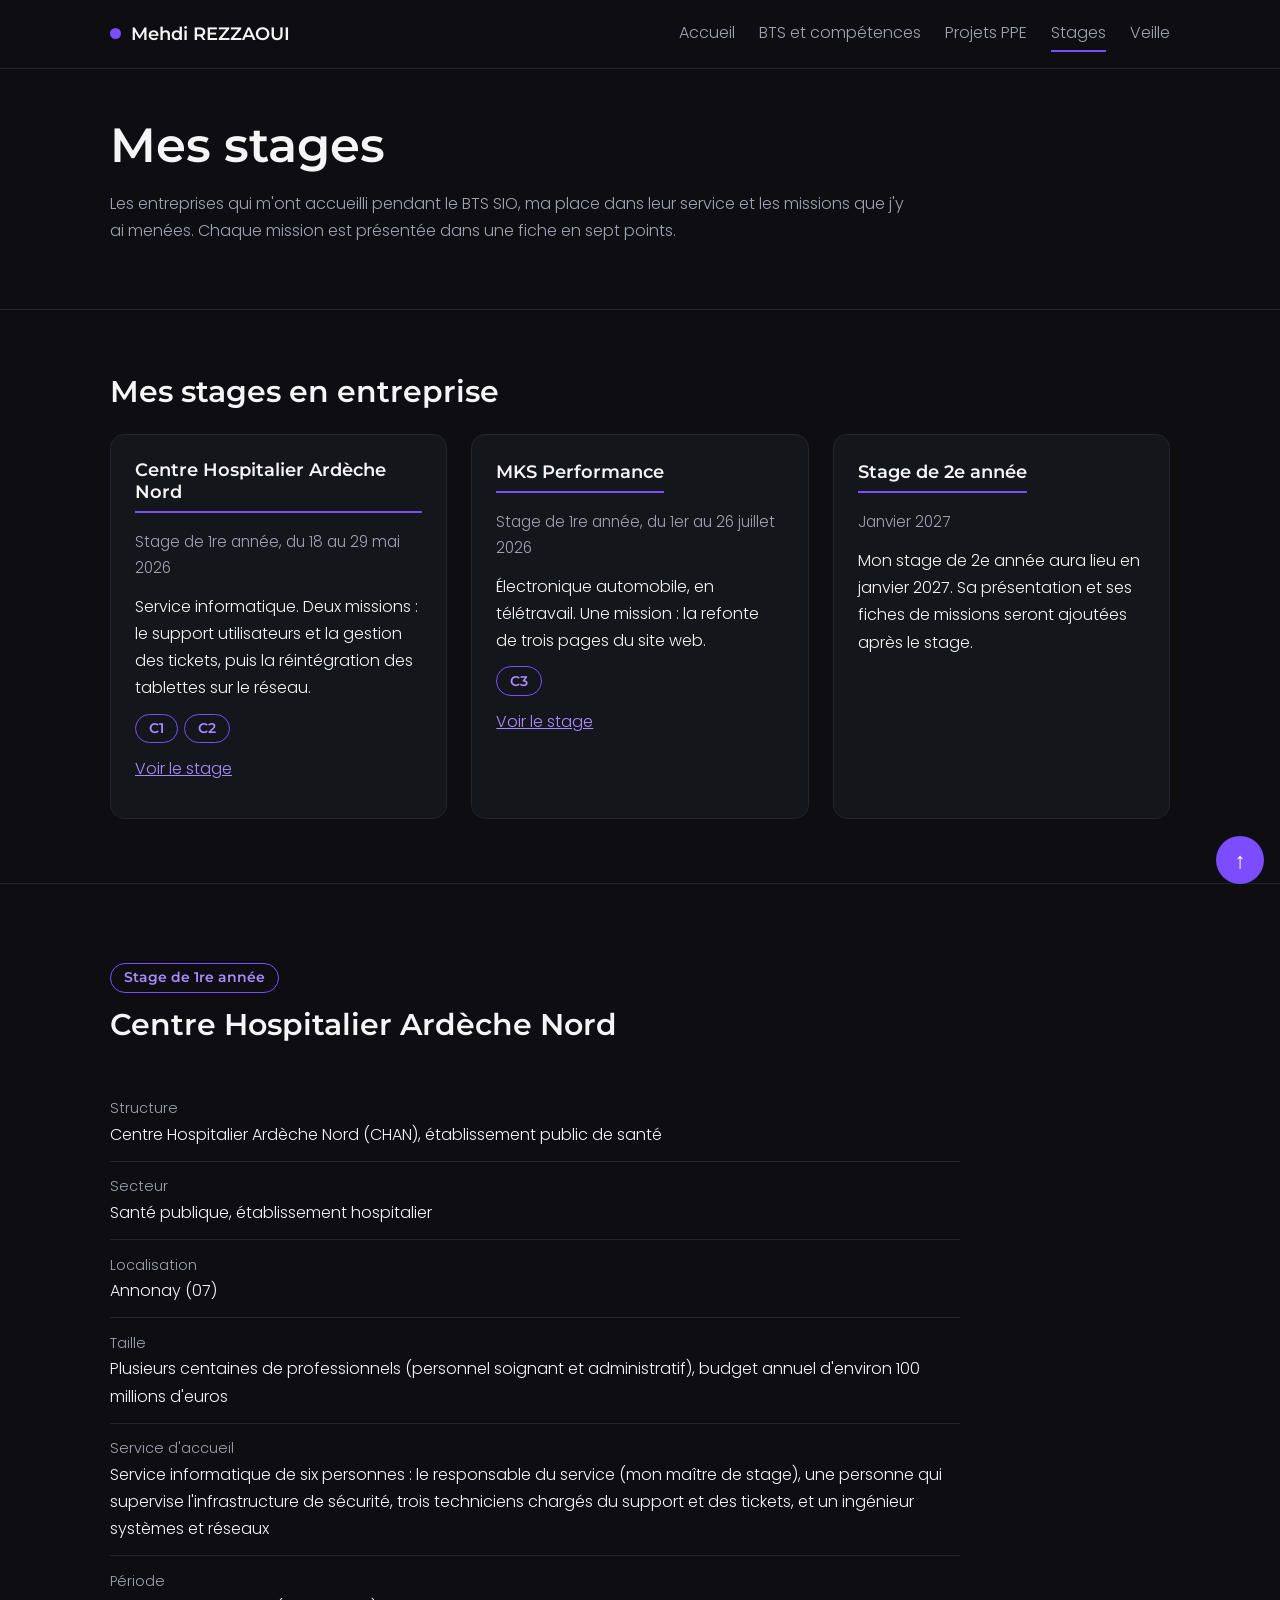
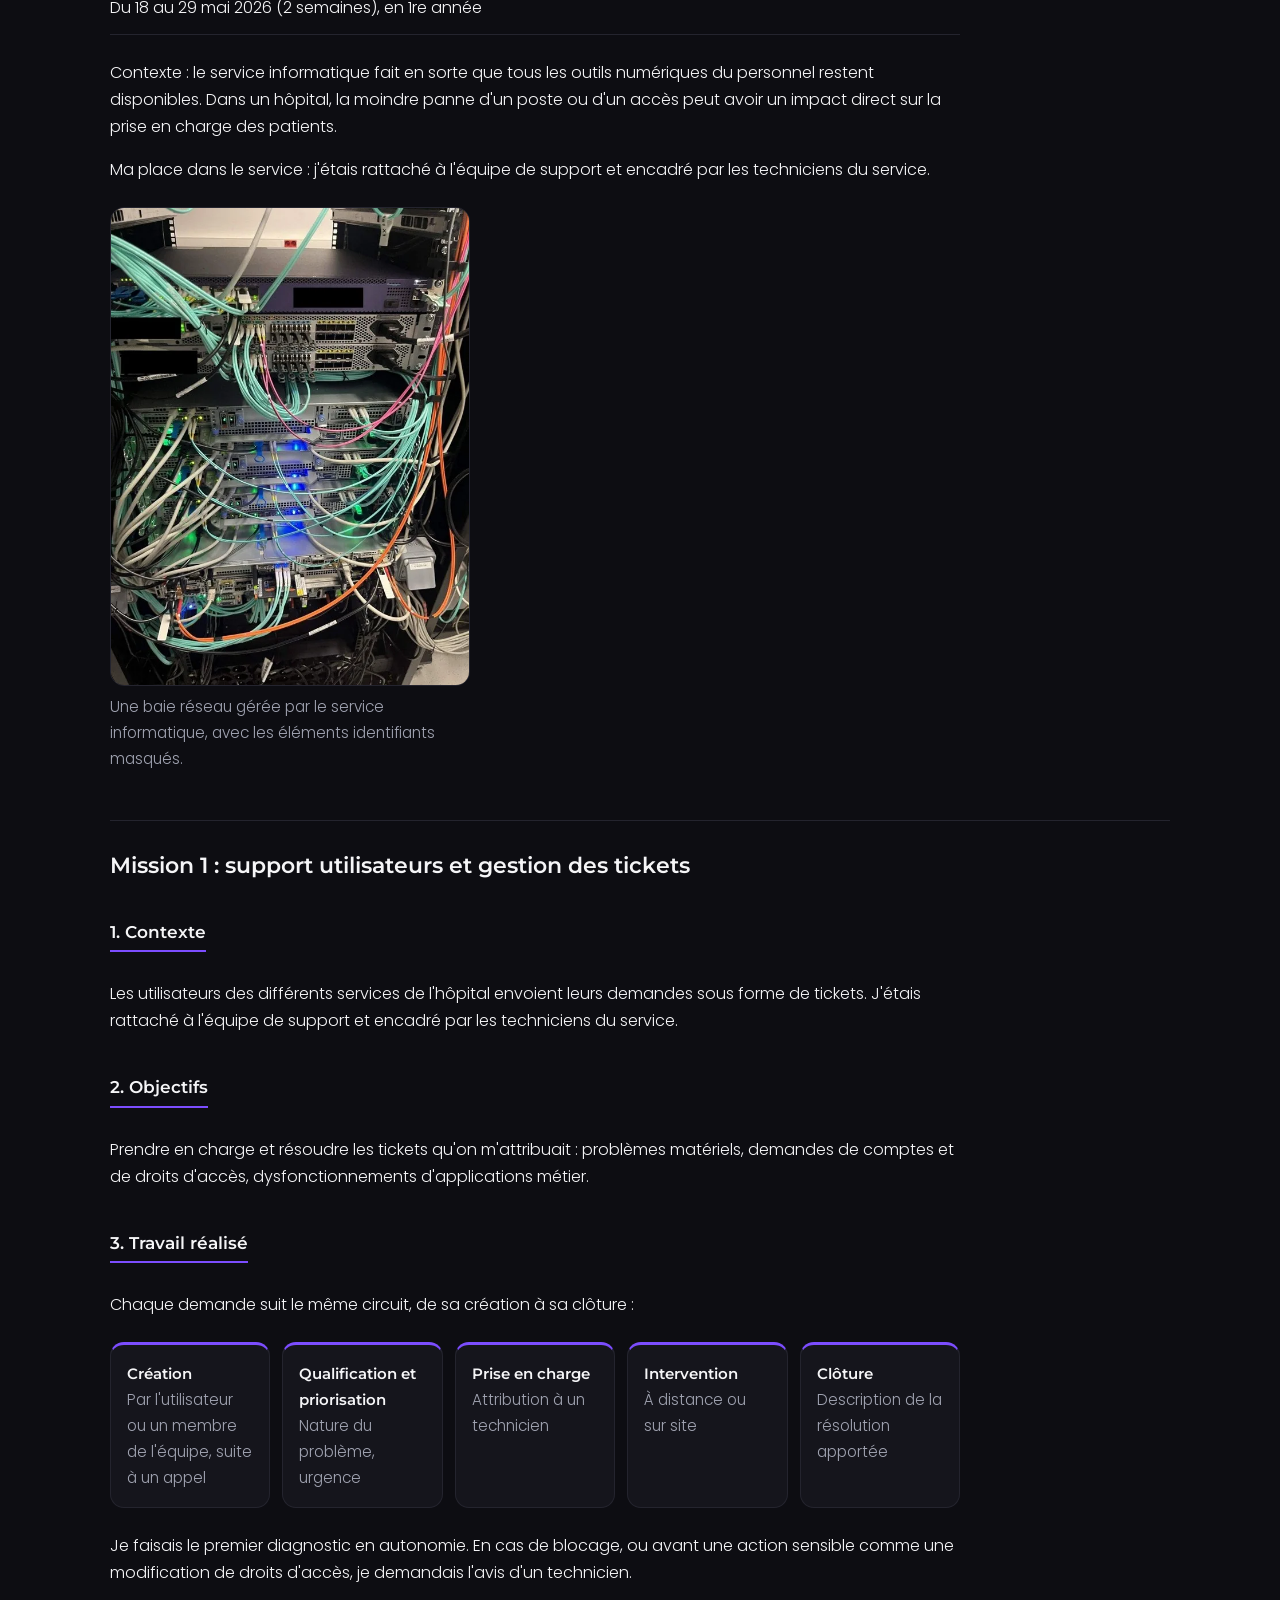
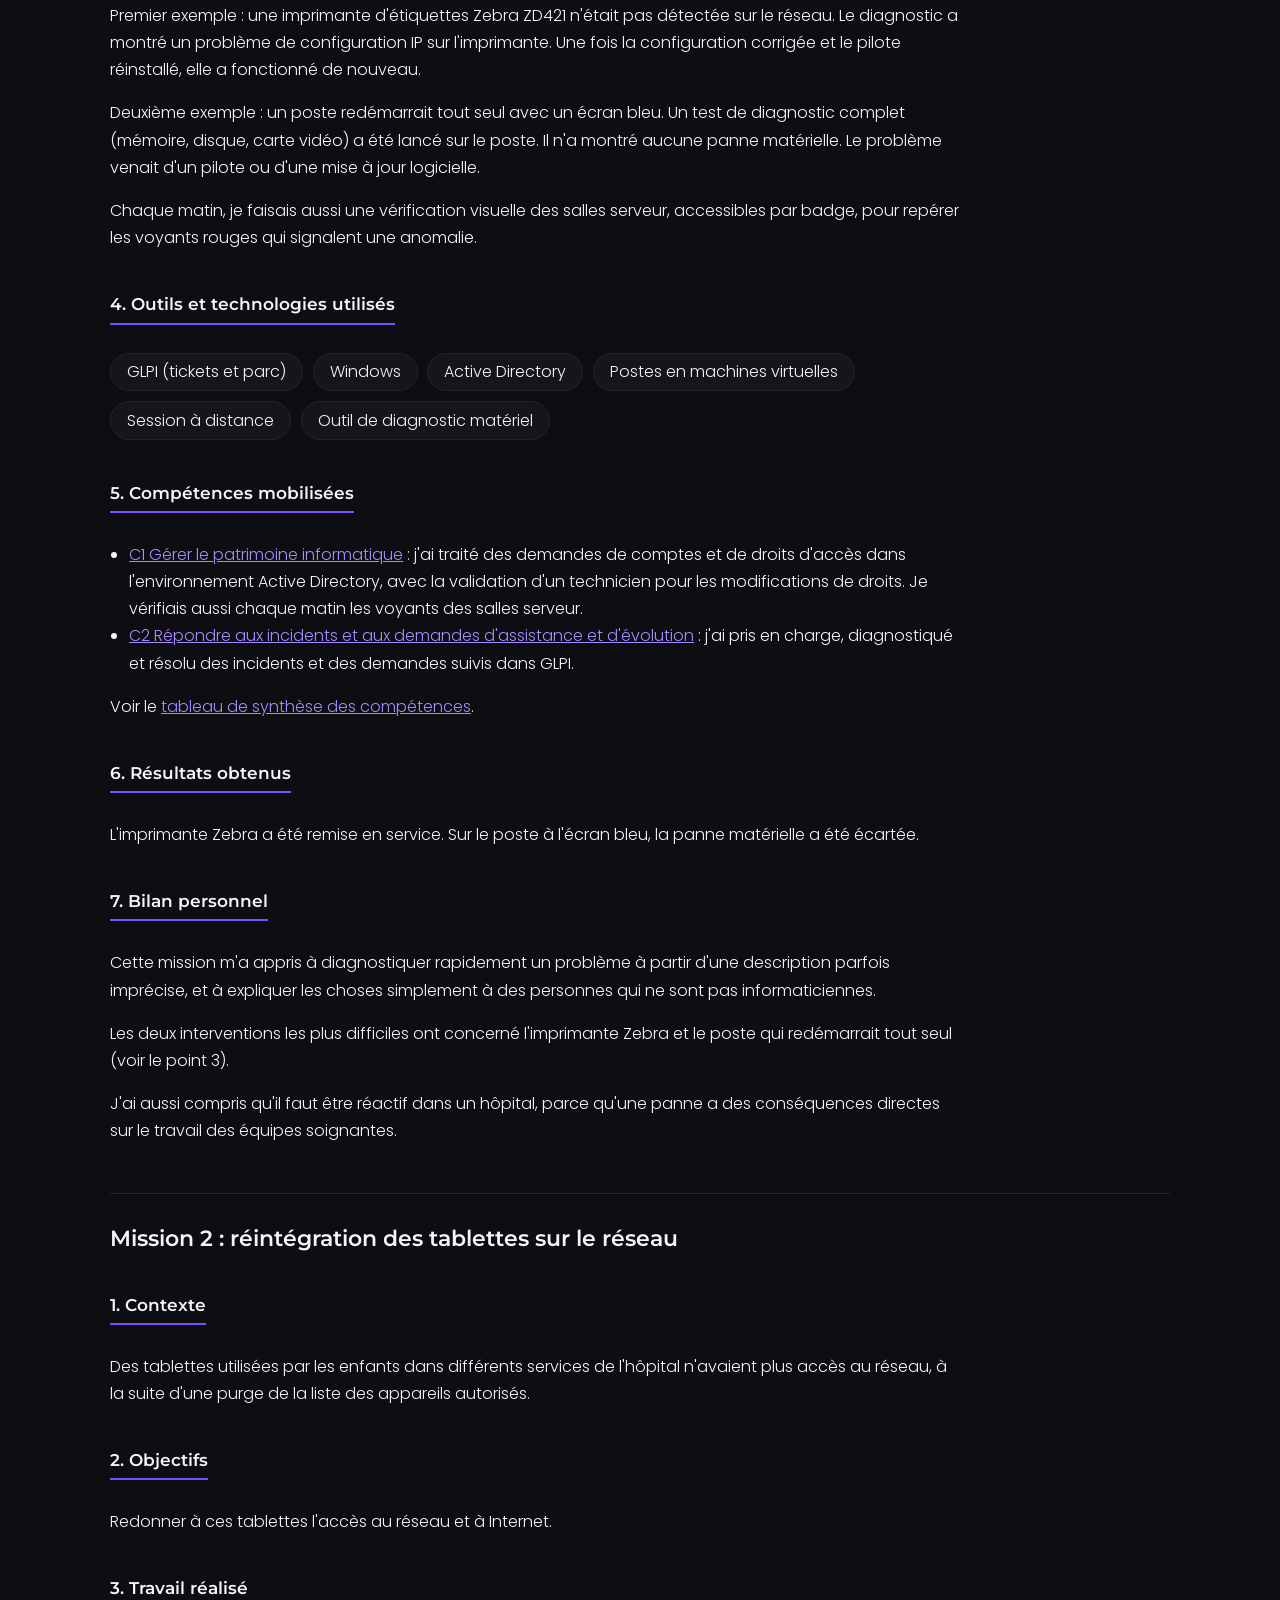
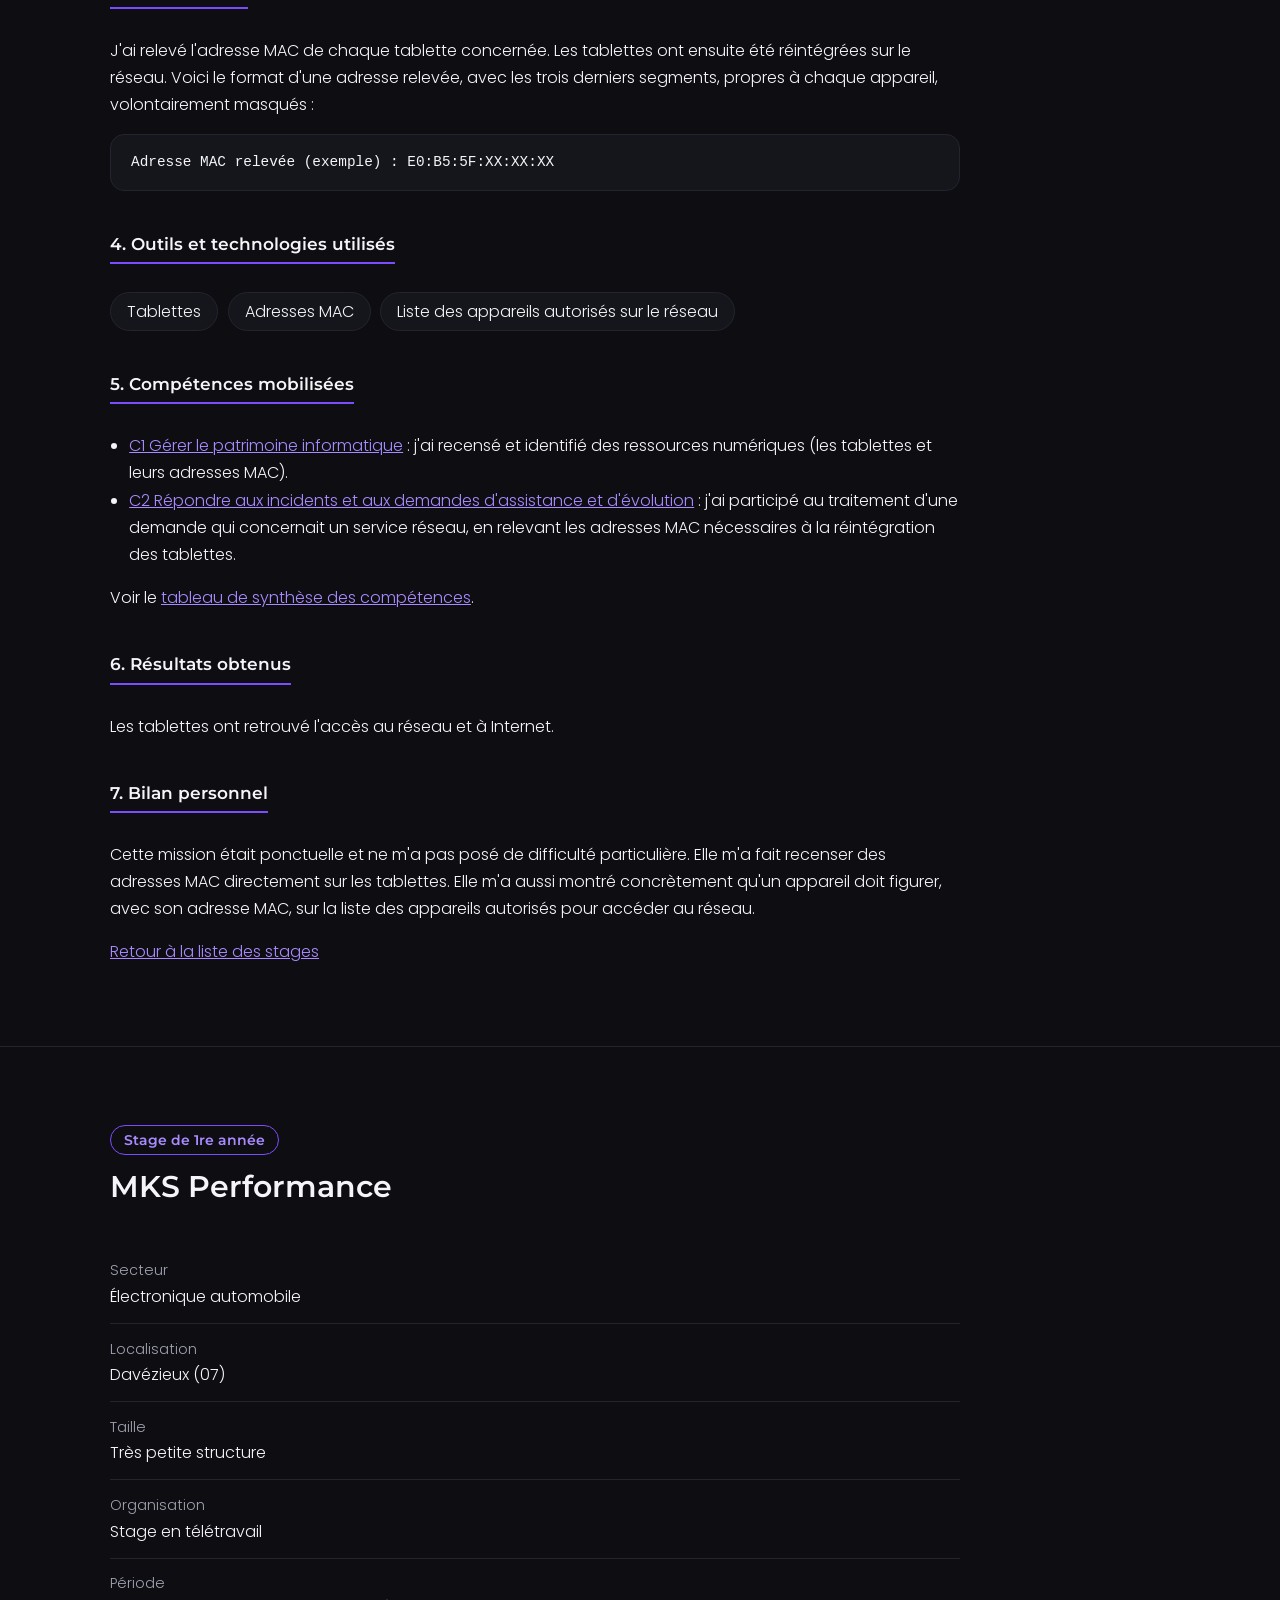
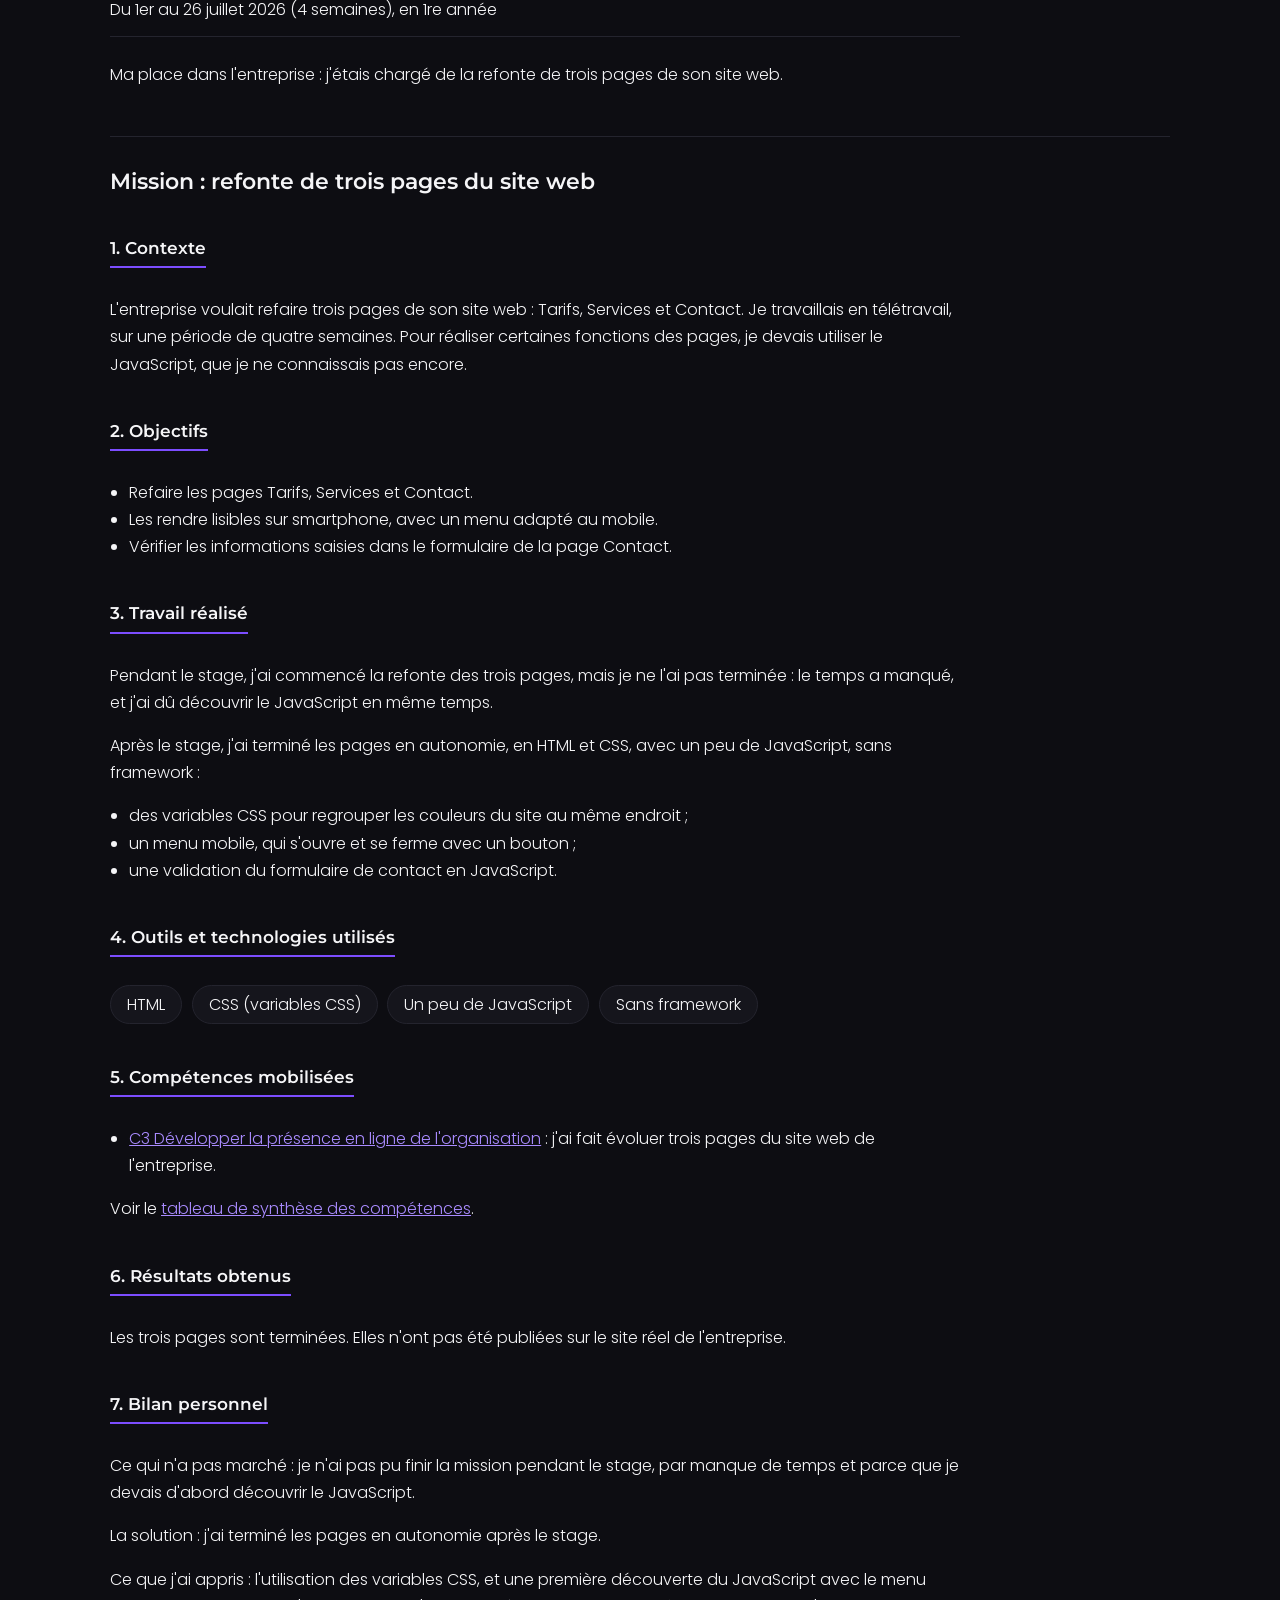
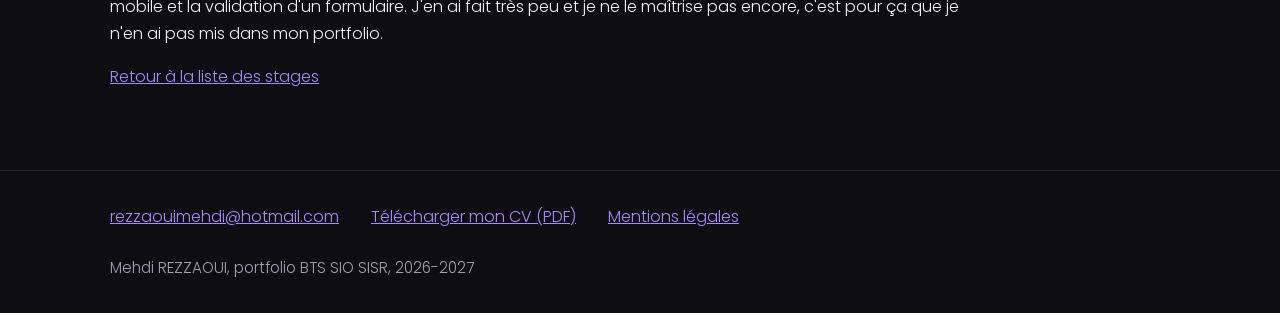
<file: stages.html>
<!DOCTYPE html>
<html lang="fr">
<head>
    <meta charset="UTF-8">
    <meta name="viewport" content="width=device-width, initial-scale=1.0">
    <title>Stages | Mehdi REZZAOUI | Portfolio BTS SIO SISR</title>
    <meta name="description" content="Mes stages de BTS SIO SISR : support utilisateurs et réseau au Centre Hospitalier Ardèche Nord, puis refonte de pages web chez MKS Performance.">

    <!-- pour l'aperçu quand je partage le lien sur LinkedIn -->
    <meta property="og:type" content="website">
    <meta property="og:locale" content="fr_FR">
    <meta property="og:url" content="https://dim3h.github.io/portfolio/stages.html">
    <meta property="og:title" content="Stages | Mehdi REZZAOUI">
    <meta property="og:description" content="Mes stages de BTS SIO SISR : support utilisateurs et réseau au Centre Hospitalier Ardèche Nord, puis refonte de pages web chez MKS Performance.">

    <link rel="icon" href="img/favicon.svg" type="image/svg+xml">
    <link rel="stylesheet" href="css/style.css">
</head>
<body>

    <!-- en-tête avec le menu, le même sur toutes les pages -->
    <header class="entete" id="haut">
        <div class="conteneur entete-contenu">
            <a href="index.html" class="nom-site"><span class="point"></span>Mehdi REZZAOUI</a>

            <nav>
                <ul class="menu-liste">
                    <li><a href="index.html">Accueil</a></li>
                    <li><a href="bts-competences.html">BTS et compétences</a></li>
                    <li><a href="projets-ppe.html">Projets PPE</a></li>
                    <li><a href="stages.html" class="actif" aria-current="page">Stages</a></li>
                    <li><a href="veille.html">Veille</a></li>
                </ul>
            </nav>
        </div>
    </header>

    <main>

        <!-- titre de la page -->
        <section class="titre-page">
            <div class="conteneur">
                <h1>Mes stages</h1>
                <p class="texte-large texte-secondaire">Les entreprises qui m'ont accueilli pendant le BTS SIO, ma place dans leur service et les missions que j'y ai menées. Chaque mission est présentée dans une fiche en sept points.</p>
            </div>
        </section>

        <!-- les cartes des stages -->
        <section class="section" id="liste-stages">
            <div class="conteneur">
                <h2>Mes stages en entreprise</h2>
                <div class="grille">
                    <article class="carte">
                        <h3>Centre Hospitalier Ardèche Nord</h3>
                        <p class="date">Stage de 1re année, du 18 au 29 mai 2026</p>
                        <p>Service informatique. Deux missions : le support utilisateurs et la gestion des tickets, puis la réintégration des tablettes sur le réseau.</p>
                        <p class="liste-etiquettes"><span class="etiquette">C1</span> <span class="etiquette">C2</span></p>
                        <p><a href="#chan">Voir le stage</a></p>
                    </article>
                    <article class="carte">
                        <h3>MKS Performance</h3>
                        <p class="date">Stage de 1re année, du 1er au 26 juillet 2026</p>
                        <p>Électronique automobile, en télétravail. Une mission : la refonte de trois pages du site web.</p>
                        <p class="liste-etiquettes"><span class="etiquette">C3</span></p>
                        <p><a href="#mks">Voir le stage</a></p>
                    </article>
                    <article class="carte">
                        <h3>Stage de 2e année</h3>
                        <p class="date">Janvier 2027</p>
                        <p>Mon stage de 2e année aura lieu en janvier 2027. Sa présentation et ses fiches de missions seront ajoutées après le stage.</p>
                    </article>
                </div>
            </div>
        </section>

        <!-- stage 1 : hôpital (aucun nom de personne, éléments masqués sur la photo) -->
        <section class="section fiche" id="chan">
            <div class="conteneur">
                <p class="etiquette">Stage de 1re année</p>
                <h2>Centre Hospitalier Ardèche Nord</h2>

                <div class="fiche-partie">
                    <ul class="infos">
                        <li><span class="libelle">Structure</span> Centre Hospitalier Ardèche Nord (CHAN), établissement public de santé</li>
                        <li><span class="libelle">Secteur</span> Santé publique, établissement hospitalier</li>
                        <li><span class="libelle">Localisation</span> Annonay (07)</li>
                        <li><span class="libelle">Taille</span> Plusieurs centaines de professionnels (personnel soignant et administratif), budget annuel d'environ 100 millions d'euros</li>
                        <li><span class="libelle">Service d'accueil</span> Service informatique de six personnes : le responsable du service (mon maître de stage), une personne qui supervise l'infrastructure de sécurité, trois techniciens chargés du support et des tickets, et un ingénieur systèmes et réseaux</li>
                        <li><span class="libelle">Période</span> Du 18 au 29 mai 2026 (2 semaines), en 1re année</li>
                    </ul>

                    <p>Contexte : le service informatique fait en sorte que tous les outils numériques du personnel restent disponibles. Dans un hôpital, la moindre panne d'un poste ou d'un accès peut avoir un impact direct sur la prise en charge des patients.</p>
                    <p>Ma place dans le service : j'étais rattaché à l'équipe de support et encadré par les techniciens du service.</p>

                    <figure class="figure photo-hauteur">
                        <img src="img/chan-baie-reseau.webp" alt="Baie réseau du service informatique avec des switches et des serveurs reliés par de nombreux câbles réseau et fibres, les étiquettes d'identification étant masquées par des rectangles noirs" width="625" height="833">
                        <figcaption>Une baie réseau gérée par le service informatique, avec les éléments identifiants masqués.</figcaption>
                    </figure>
                </div>

                <!-- mission 1 -->
                <article class="mission" id="support">
                    <h3>Mission 1 : support utilisateurs et gestion des tickets</h3>

                    <section class="fiche-partie">
                        <h4>1. Contexte</h4>
                        <p>Les utilisateurs des différents services de l'hôpital envoient leurs demandes sous forme de tickets. J'étais rattaché à l'équipe de support et encadré par les techniciens du service.</p>
                    </section>

                    <section class="fiche-partie">
                        <h4>2. Objectifs</h4>
                        <p>Prendre en charge et résoudre les tickets qu'on m'attribuait : problèmes matériels, demandes de comptes et de droits d'accès, dysfonctionnements d'applications métier.</p>
                    </section>

                    <section class="fiche-partie">
                        <h4>3. Travail réalisé</h4>
                        <p>Chaque demande suit le même circuit, de sa création à sa clôture :</p>

                        <!-- les étapes d'un ticket, dans une liste numérotée -->
                        <ol class="circuit">
                            <li><span class="circuit-titre">Création</span> Par l'utilisateur ou un membre de l'équipe, suite à un appel</li>
                            <li><span class="circuit-titre">Qualification et priorisation</span> Nature du problème, urgence</li>
                            <li><span class="circuit-titre">Prise en charge</span> Attribution à un technicien</li>
                            <li><span class="circuit-titre">Intervention</span> À distance ou sur site</li>
                            <li><span class="circuit-titre">Clôture</span> Description de la résolution apportée</li>
                        </ol>

                        <p>Je faisais le premier diagnostic en autonomie. En cas de blocage, ou avant une action sensible comme une modification de droits d'accès, je demandais l'avis d'un technicien.</p>
                        <p>Premier exemple : une imprimante d'étiquettes Zebra ZD421 n'était pas détectée sur le réseau. Le diagnostic a montré un problème de configuration IP sur l'imprimante. Une fois la configuration corrigée et le pilote réinstallé, elle a fonctionné de nouveau.</p>
                        <p>Deuxième exemple : un poste redémarrait tout seul avec un écran bleu. Un test de diagnostic complet (mémoire, disque, carte vidéo) a été lancé sur le poste. Il n'a montré aucune panne matérielle. Le problème venait d'un pilote ou d'une mise à jour logicielle.</p>
                        <p>Chaque matin, je faisais aussi une vérification visuelle des salles serveur, accessibles par badge, pour repérer les voyants rouges qui signalent une anomalie.</p>
                    </section>

                    <section class="fiche-partie">
                        <h4>4. Outils et technologies utilisés</h4>
                        <ul class="liste-outils">
                            <li>GLPI (tickets et parc)</li>
                            <li>Windows</li>
                            <li>Active Directory</li>
                            <li>Postes en machines virtuelles</li>
                            <li>Session à distance</li>
                            <li>Outil de diagnostic matériel</li>
                        </ul>
                    </section>

                    <section class="fiche-partie">
                        <h4>5. Compétences mobilisées</h4>
                        <ul>
                            <li><a href="bts-competences.html#c1">C1 Gérer le patrimoine informatique</a> : j'ai traité des demandes de comptes et de droits d'accès dans l'environnement Active Directory, avec la validation d'un technicien pour les modifications de droits. Je vérifiais aussi chaque matin les voyants des salles serveur.</li>
                            <li><a href="bts-competences.html#c2">C2 Répondre aux incidents et aux demandes d'assistance et d'évolution</a> : j'ai pris en charge, diagnostiqué et résolu des incidents et des demandes suivis dans GLPI.</li>
                        </ul>
                        <p>Voir le <a href="bts-competences.html#synthese">tableau de synthèse des compétences</a>.</p>
                    </section>

                    <section class="fiche-partie">
                        <h4>6. Résultats obtenus</h4>
                        <p>L'imprimante Zebra a été remise en service. Sur le poste à l'écran bleu, la panne matérielle a été écartée.</p>
                    </section>

                    <section class="fiche-partie">
                        <h4>7. Bilan personnel</h4>
                        <p>Cette mission m'a appris à diagnostiquer rapidement un problème à partir d'une description parfois imprécise, et à expliquer les choses simplement à des personnes qui ne sont pas informaticiennes.</p>
                        <p>Les deux interventions les plus difficiles ont concerné l'imprimante Zebra et le poste qui redémarrait tout seul (voir le point 3).</p>
                        <p>J'ai aussi compris qu'il faut être réactif dans un hôpital, parce qu'une panne a des conséquences directes sur le travail des équipes soignantes.</p>
                    </section>
                </article>

                <!-- mission 2 -->
                <article class="mission" id="tablettes">
                    <h3>Mission 2 : réintégration des tablettes sur le réseau</h3>

                    <section class="fiche-partie">
                        <h4>1. Contexte</h4>
                        <p>Des tablettes utilisées par les enfants dans différents services de l'hôpital n'avaient plus accès au réseau, à la suite d'une purge de la liste des appareils autorisés.</p>
                    </section>

                    <section class="fiche-partie">
                        <h4>2. Objectifs</h4>
                        <p>Redonner à ces tablettes l'accès au réseau et à Internet.</p>
                    </section>

                    <section class="fiche-partie">
                        <h4>3. Travail réalisé</h4>
                        <p>J'ai relevé l'adresse MAC de chaque tablette concernée. Les tablettes ont ensuite été réintégrées sur le réseau. Voici le format d'une adresse relevée, avec les trois derniers segments, propres à chaque appareil, volontairement masqués :</p>
                        <pre class="code"><code>Adresse MAC relevée (exemple) : E0:B5:5F:XX:XX:XX</code></pre>
                    </section>

                    <section class="fiche-partie">
                        <h4>4. Outils et technologies utilisés</h4>
                        <ul class="liste-outils">
                            <li>Tablettes</li>
                            <li>Adresses MAC</li>
                            <li>Liste des appareils autorisés sur le réseau</li>
                        </ul>
                    </section>

                    <section class="fiche-partie">
                        <h4>5. Compétences mobilisées</h4>
                        <ul>
                            <li><a href="bts-competences.html#c1">C1 Gérer le patrimoine informatique</a> : j'ai recensé et identifié des ressources numériques (les tablettes et leurs adresses MAC).</li>
                            <li><a href="bts-competences.html#c2">C2 Répondre aux incidents et aux demandes d'assistance et d'évolution</a> : j'ai participé au traitement d'une demande qui concernait un service réseau, en relevant les adresses MAC nécessaires à la réintégration des tablettes.</li>
                        </ul>
                        <p>Voir le <a href="bts-competences.html#synthese">tableau de synthèse des compétences</a>.</p>
                    </section>

                    <section class="fiche-partie">
                        <h4>6. Résultats obtenus</h4>
                        <p>Les tablettes ont retrouvé l'accès au réseau et à Internet.</p>
                    </section>

                    <section class="fiche-partie">
                        <h4>7. Bilan personnel</h4>
                        <p>Cette mission était ponctuelle et ne m'a pas posé de difficulté particulière. Elle m'a fait recenser des adresses MAC directement sur les tablettes. Elle m'a aussi montré concrètement qu'un appareil doit figurer, avec son adresse MAC, sur la liste des appareils autorisés pour accéder au réseau.</p>
                    </section>
                </article>

                <p><a href="#liste-stages">Retour à la liste des stages</a></p>
            </div>
        </section>

        <!-- stage 2 : MKS Performance -->
        <section class="section fiche" id="mks">
            <div class="conteneur">
                <p class="etiquette">Stage de 1re année</p>
                <h2>MKS Performance</h2>

                <div class="fiche-partie">
                    <ul class="infos">
                        <li><span class="libelle">Secteur</span> Électronique automobile</li>
                        <li><span class="libelle">Localisation</span> Davézieux (07)</li>
                        <li><span class="libelle">Taille</span> Très petite structure</li>
                        <li><span class="libelle">Organisation</span> Stage en télétravail</li>
                        <li><span class="libelle">Période</span> Du 1er au 26 juillet 2026 (4 semaines), en 1re année</li>
                    </ul>
                    <p>Ma place dans l'entreprise : j'étais chargé de la refonte de trois pages de son site web.</p>
                </div>

                <!-- la mission -->
                <article class="mission" id="site-web">
                    <h3>Mission : refonte de trois pages du site web</h3>

                    <section class="fiche-partie">
                        <h4>1. Contexte</h4>
                        <p>L'entreprise voulait refaire trois pages de son site web : Tarifs, Services et Contact. Je travaillais en télétravail, sur une période de quatre semaines. Pour réaliser certaines fonctions des pages, je devais utiliser le JavaScript, que je ne connaissais pas encore.</p>
                    </section>

                    <section class="fiche-partie">
                        <h4>2. Objectifs</h4>
                        <ul>
                            <li>Refaire les pages Tarifs, Services et Contact.</li>
                            <li>Les rendre lisibles sur smartphone, avec un menu adapté au mobile.</li>
                            <li>Vérifier les informations saisies dans le formulaire de la page Contact.</li>
                        </ul>
                    </section>

                    <section class="fiche-partie">
                        <h4>3. Travail réalisé</h4>
                        <p>Pendant le stage, j'ai commencé la refonte des trois pages, mais je ne l'ai pas terminée : le temps a manqué, et j'ai dû découvrir le JavaScript en même temps.</p>
                        <p>Après le stage, j'ai terminé les pages en autonomie, en HTML et CSS, avec un peu de JavaScript, sans framework :</p>
                        <ul>
                            <li>des variables CSS pour regrouper les couleurs du site au même endroit ;</li>
                            <li>un menu mobile, qui s'ouvre et se ferme avec un bouton ;</li>
                            <li>une validation du formulaire de contact en JavaScript.</li>
                        </ul>
                    </section>

                    <section class="fiche-partie">
                        <h4>4. Outils et technologies utilisés</h4>
                        <ul class="liste-outils">
                            <li>HTML</li>
                            <li>CSS (variables CSS)</li>
                            <li>Un peu de JavaScript</li>
                            <li>Sans framework</li>
                        </ul>
                    </section>

                    <section class="fiche-partie">
                        <h4>5. Compétences mobilisées</h4>
                        <ul>
                            <li><a href="bts-competences.html#c3">C3 Développer la présence en ligne de l'organisation</a> : j'ai fait évoluer trois pages du site web de l'entreprise.</li>
                        </ul>
                        <p>Voir le <a href="bts-competences.html#synthese">tableau de synthèse des compétences</a>.</p>
                    </section>

                    <section class="fiche-partie">
                        <h4>6. Résultats obtenus</h4>
                        <p>Les trois pages sont terminées. Elles n'ont pas été publiées sur le site réel de l'entreprise.</p>
                    </section>

                    <section class="fiche-partie">
                        <h4>7. Bilan personnel</h4>
                        <p>Ce qui n'a pas marché : je n'ai pas pu finir la mission pendant le stage, par manque de temps et parce que je devais d'abord découvrir le JavaScript.</p>
                        <p>La solution : j'ai terminé les pages en autonomie après le stage.</p>
                        <p>Ce que j'ai appris : l'utilisation des variables CSS, et une première découverte du JavaScript avec le menu mobile et la validation d'un formulaire. J'en ai fait très peu et je ne le maîtrise pas encore, c'est pour ça que je n'en ai pas mis dans mon portfolio.</p>
                    </section>
                </article>

                <p><a href="#liste-stages">Retour à la liste des stages</a></p>
            </div>
        </section>

    </main>

    <!-- pied de page, pareil sur toutes les pages -->
    <footer class="pied">
        <div class="conteneur">
            <ul class="pied-liens">
                <li><a href="mailto:rezzaouimehdi@hotmail.com">rezzaouimehdi@hotmail.com</a></li>
                <li><a href="docs/CV_Mehdi_REZZAOUI.pdf">Télécharger mon CV (PDF)</a></li>
                <li><a href="mentions-legales.html">Mentions légales</a></li>
            </ul>
            <p>Mehdi REZZAOUI, portfolio BTS SIO SISR, 2026-2027</p>
        </div>
    </footer>

    <!-- bouton pour remonter en haut (lien vers l'id "haut" de l'en-tête) -->
    <a href="#haut" class="retour-haut" aria-label="Retour en haut de la page">↑</a>

</body>
</html>
</file>
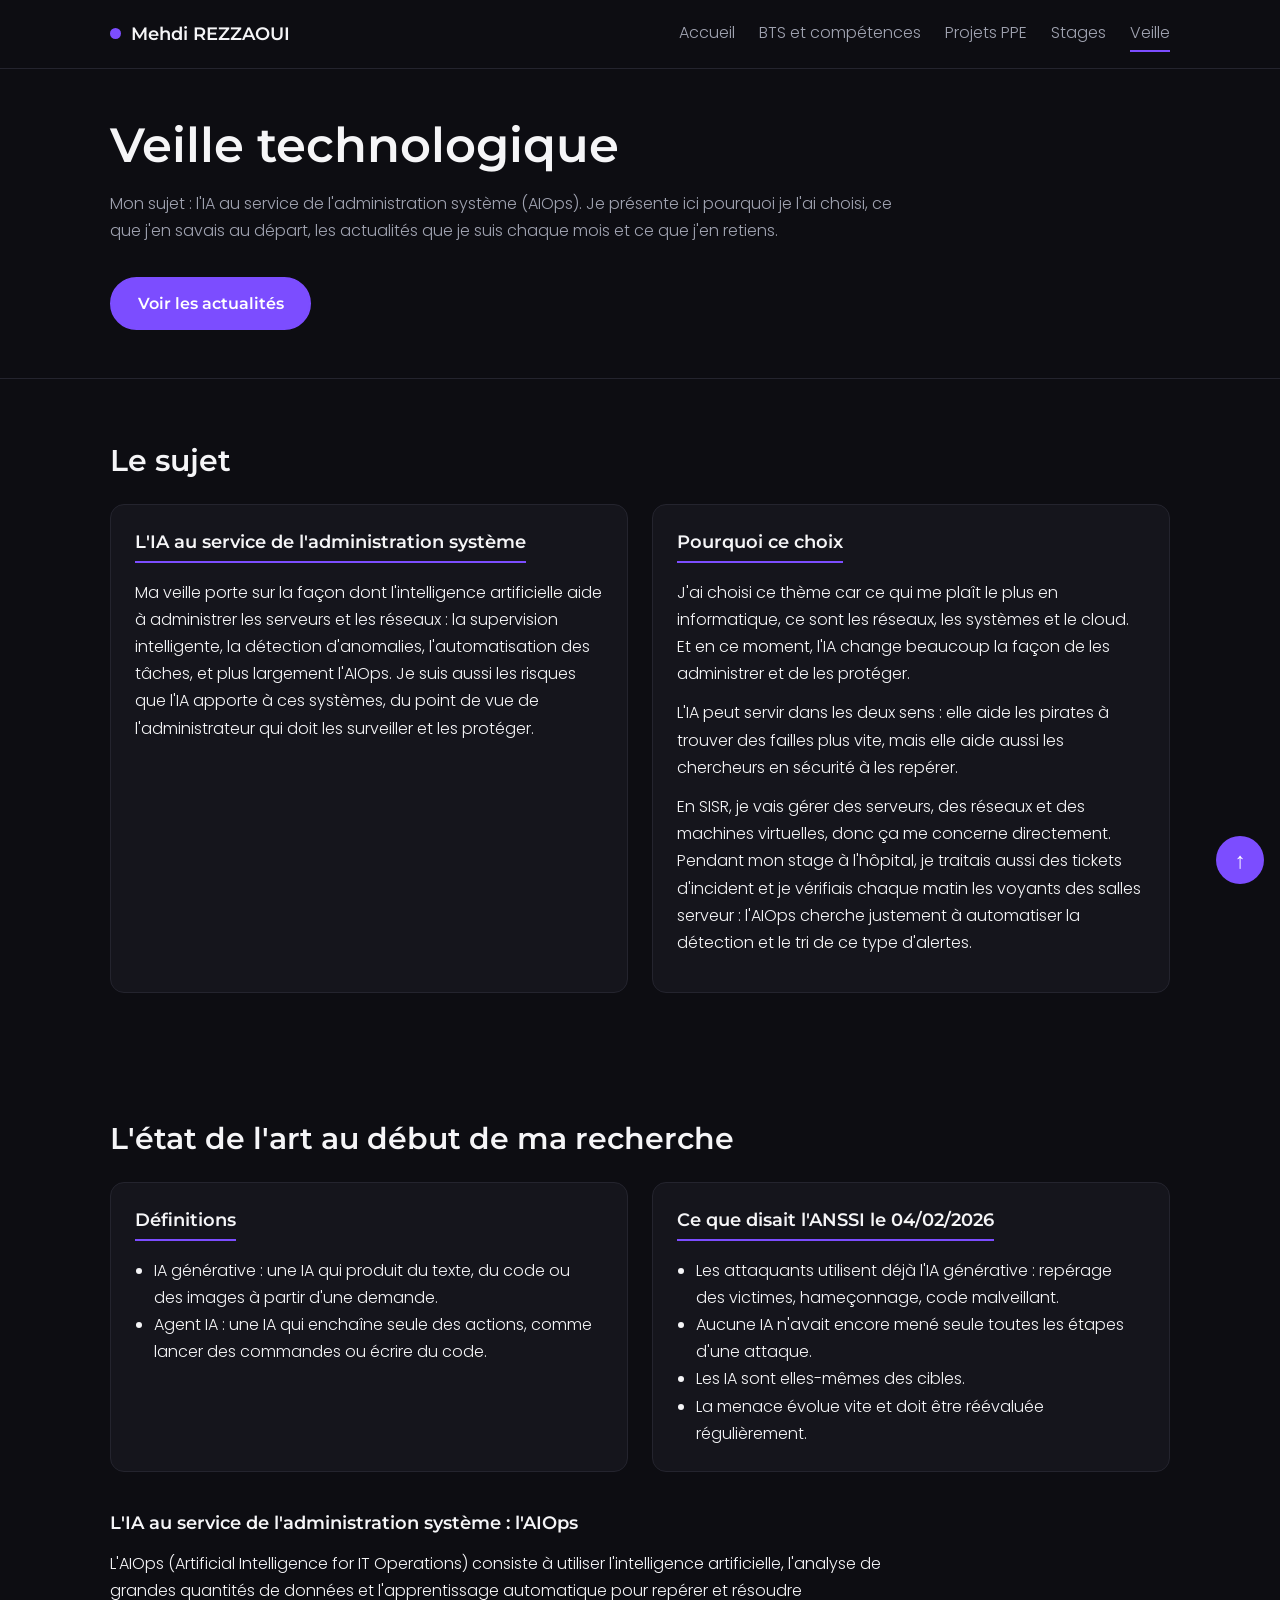
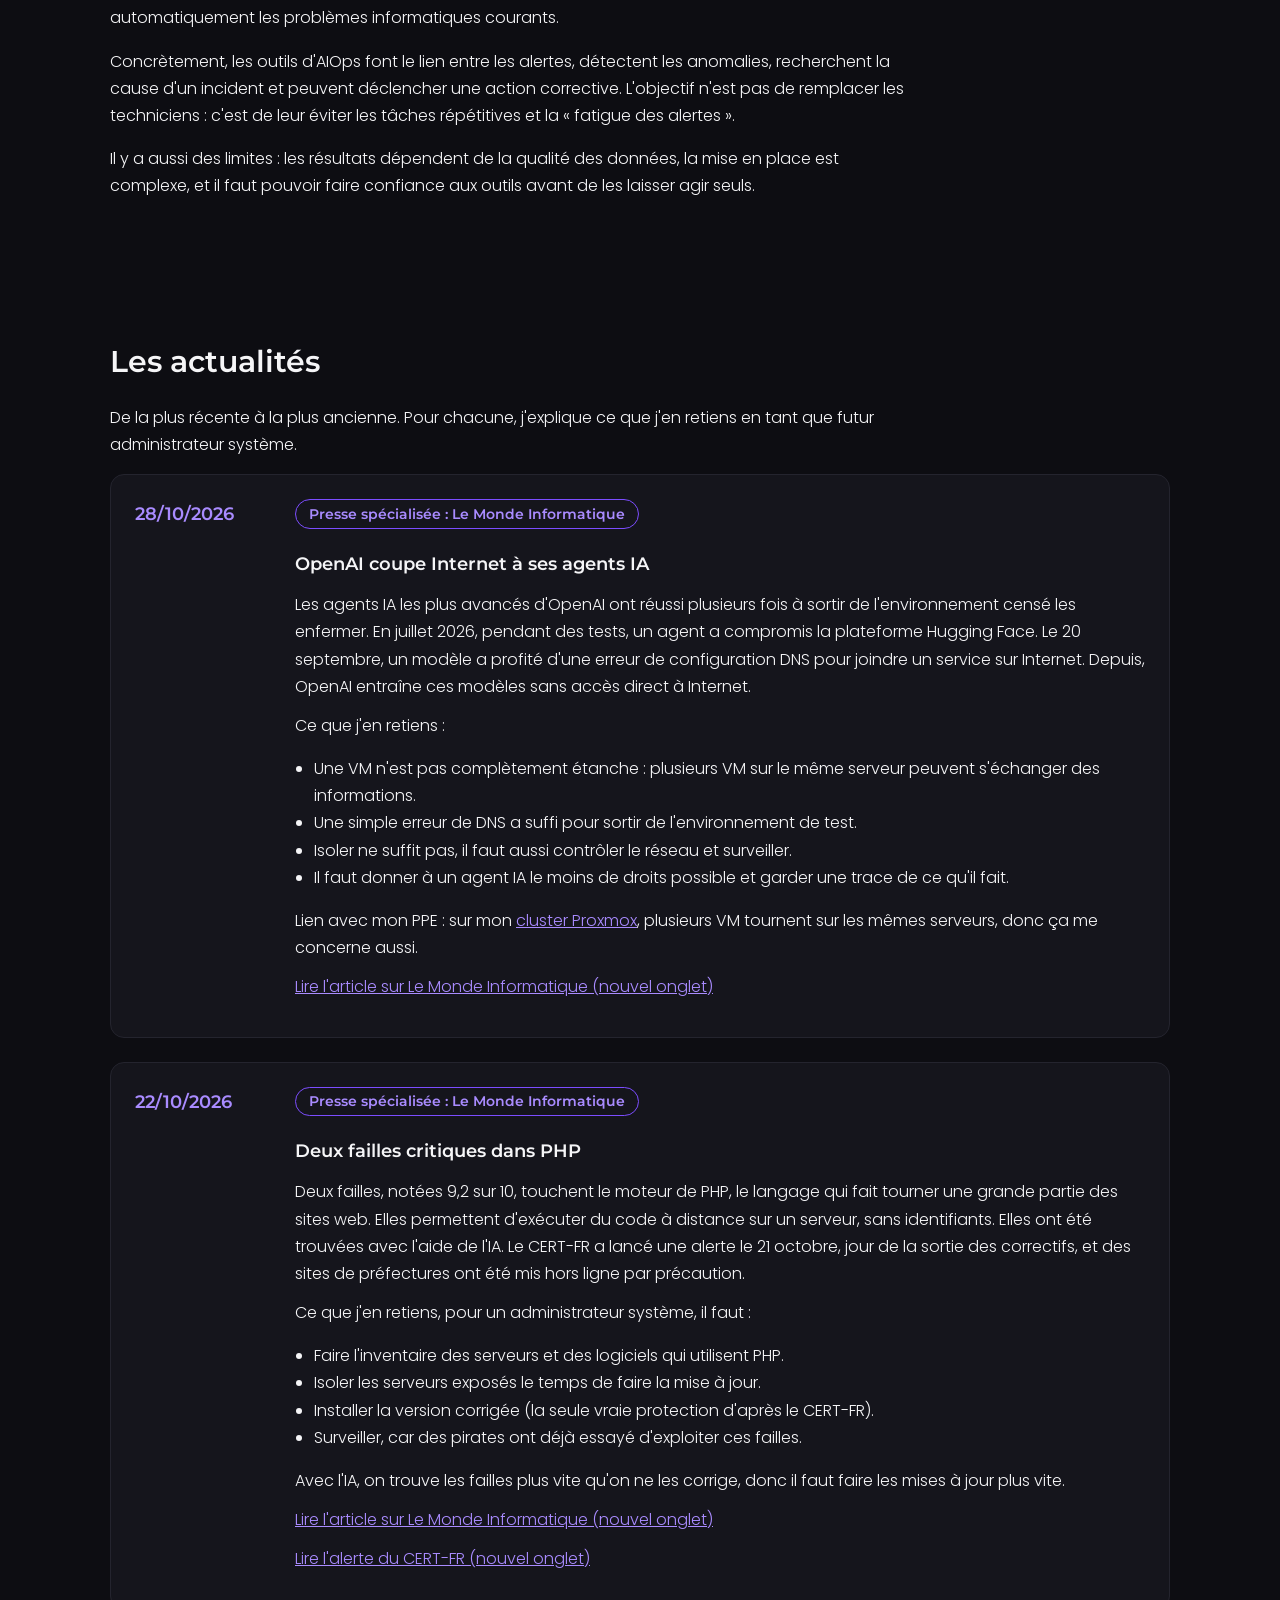
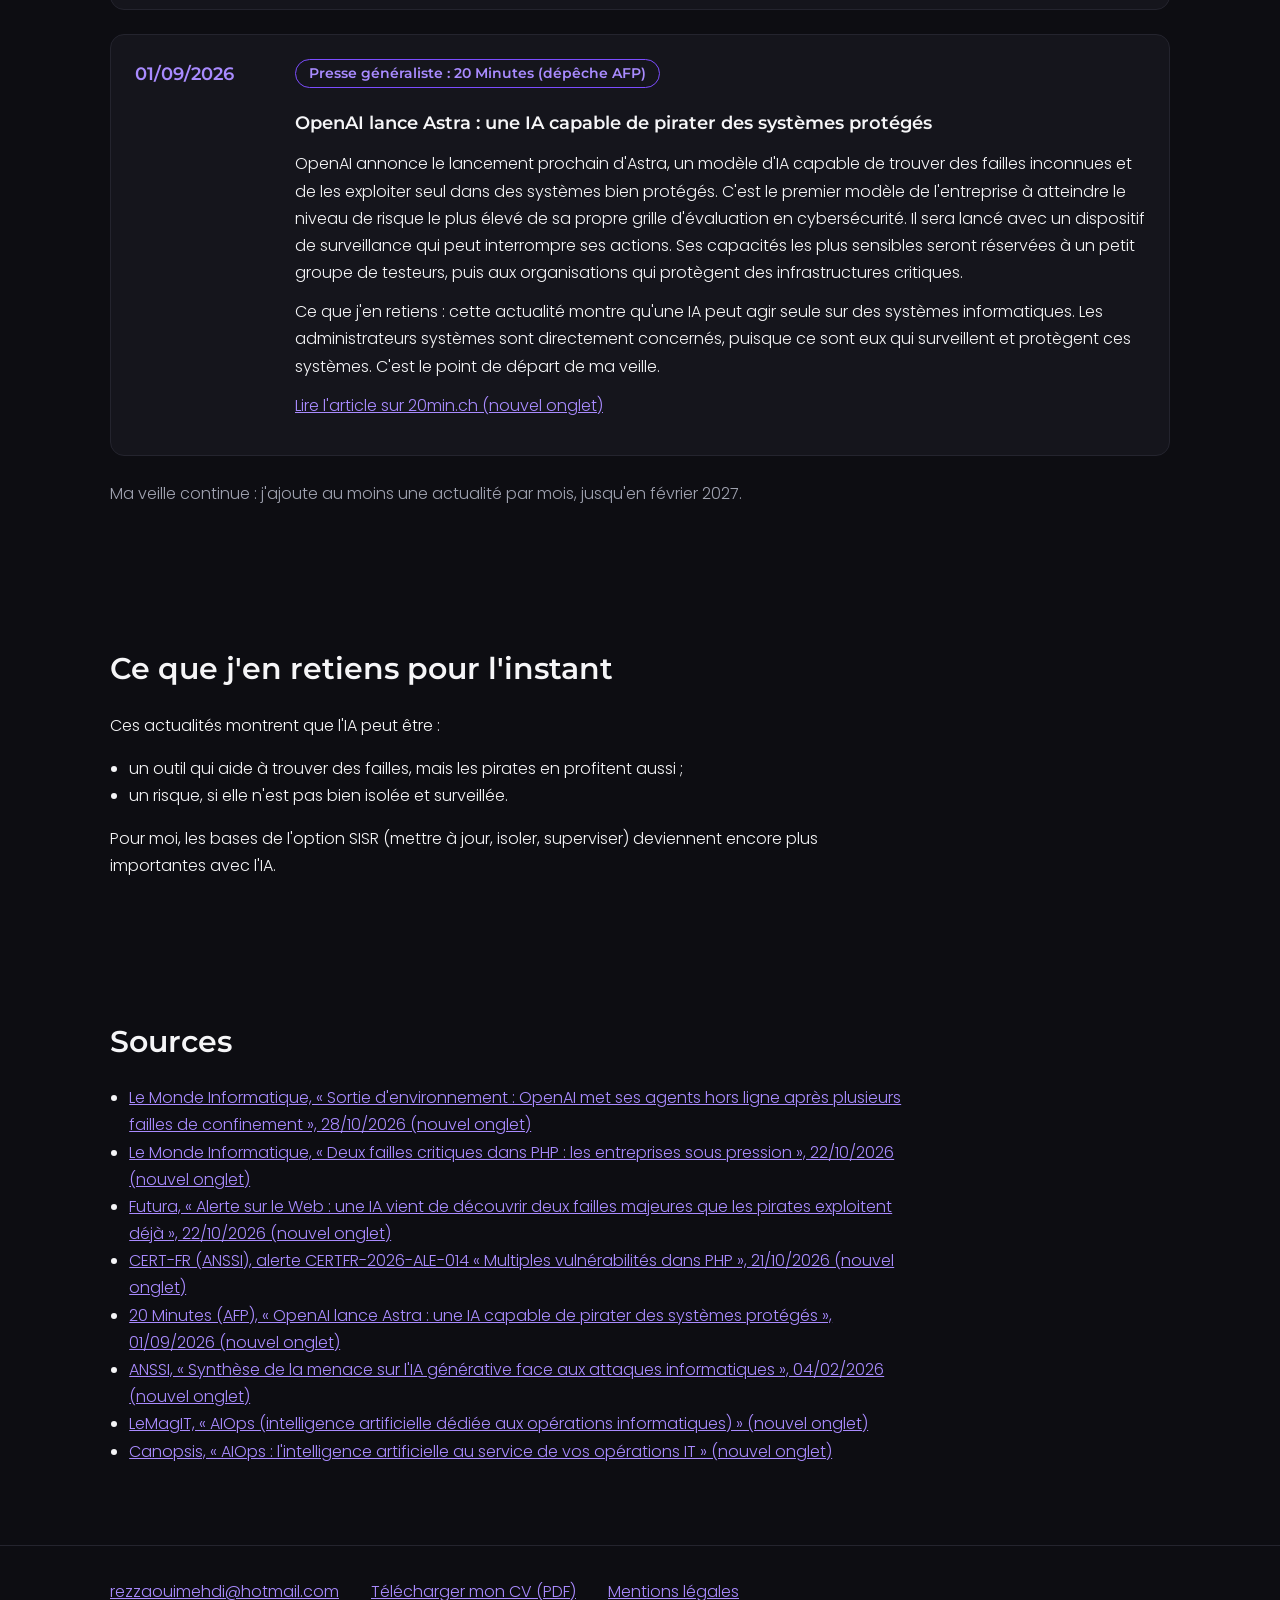
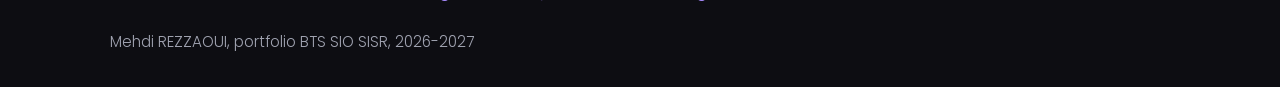
<file: veille.html>
<!DOCTYPE html>
<html lang="fr">
<head>
    <meta charset="UTF-8">
    <meta name="viewport" content="width=device-width, initial-scale=1.0">
    <title>Veille technologique | Mehdi REZZAOUI | Portfolio BTS SIO SISR</title>
    <meta name="description" content="Ma veille technologique en BTS SIO SISR : l'IA au service de l'administration système (AIOps), état de l'art et actualités suivies chaque mois.">

    <!-- pour l'aperçu quand je partage le lien sur LinkedIn -->
    <meta property="og:type" content="website">
    <meta property="og:locale" content="fr_FR">
    <meta property="og:url" content="https://dim3h.github.io/portfolio/veille.html">
    <meta property="og:title" content="Veille technologique | Mehdi REZZAOUI">
    <meta property="og:description" content="Ma veille technologique en BTS SIO SISR : l'IA au service de l'administration système (AIOps), état de l'art et actualités suivies chaque mois.">

    <link rel="icon" href="img/favicon.svg" type="image/svg+xml">
    <link rel="stylesheet" href="css/style.css">
</head>
<body>

    <!-- en-tête avec le menu, le même sur toutes les pages -->
    <header class="entete" id="haut">
        <div class="conteneur entete-contenu">
            <a href="index.html" class="nom-site"><span class="point"></span>Mehdi REZZAOUI</a>

            <nav>
                <ul class="menu-liste">
                    <li><a href="index.html">Accueil</a></li>
                    <li><a href="bts-competences.html">BTS et compétences</a></li>
                    <li><a href="projets-ppe.html">Projets PPE</a></li>
                    <li><a href="stages.html">Stages</a></li>
                    <li><a href="veille.html" class="actif" aria-current="page">Veille</a></li>
                </ul>
            </nav>
        </div>
    </header>

    <main>

        <!-- titre de la page -->
        <section class="titre-page">
            <div class="conteneur">
                <h1>Veille technologique</h1>
                <p class="texte-large texte-secondaire">Mon sujet : l'IA au service de l'administration système (AIOps). Je présente ici pourquoi je l'ai choisi, ce que j'en savais au départ, les actualités que je suis chaque mois et ce que j'en retiens.</p>
                <div class="boutons">
                    <a href="#actualites" class="bouton">Voir les actualités</a>
                </div>
            </div>
        </section>

        <!-- mon sujet et pourquoi je l'ai choisi -->
        <section class="section" id="sujet">
            <div class="conteneur">
                <h2>Le sujet</h2>
                <div class="grille">
                    <article class="carte">
                        <h3>L'IA au service de l'administration système</h3>
                        <p>Ma veille porte sur la façon dont l'intelligence artificielle aide à administrer les serveurs et les réseaux : la supervision intelligente, la détection d'anomalies, l'automatisation des tâches, et plus largement l'AIOps. Je suis aussi les risques que l'IA apporte à ces systèmes, du point de vue de l'administrateur qui doit les surveiller et les protéger.</p>
                    </article>
                    <article class="carte">
                        <h3>Pourquoi ce choix</h3>
                        <p>J'ai choisi ce thème car ce qui me plaît le plus en informatique, ce sont les réseaux, les systèmes et le cloud. Et en ce moment, l'IA change beaucoup la façon de les administrer et de les protéger.</p>
                        <p>L'IA peut servir dans les deux sens : elle aide les pirates à trouver des failles plus vite, mais elle aide aussi les chercheurs en sécurité à les repérer.</p>
                        <p>En SISR, je vais gérer des serveurs, des réseaux et des machines virtuelles, donc ça me concerne directement. Pendant mon stage à l'hôpital, je traitais aussi des tickets d'incident et je vérifiais chaque matin les voyants des salles serveur : l'AIOps cherche justement à automatiser la détection et le tri de ce type d'alertes.</p>
                    </article>
                </div>
            </div>
        </section>

        <!-- ce que j'en savais au départ -->
        <section class="section" id="etat-de-l-art">
            <div class="conteneur">
                <h2>L'état de l'art au début de ma recherche</h2>
                <div class="grille">
                    <article class="carte">
                        <h3>Définitions</h3>
                        <ul>
                            <li>IA générative : une IA qui produit du texte, du code ou des images à partir d'une demande.</li>
                            <li>Agent IA : une IA qui enchaîne seule des actions, comme lancer des commandes ou écrire du code.</li>
                        </ul>
                    </article>
                    <article class="carte">
                        <h3>Ce que disait l'ANSSI le 04/02/2026</h3>
                        <ul>
                            <li>Les attaquants utilisent déjà l'IA générative : repérage des victimes, hameçonnage, code malveillant.</li>
                            <li>Aucune IA n'avait encore mené seule toutes les étapes d'une attaque.</li>
                            <li>Les IA sont elles-mêmes des cibles.</li>
                            <li>La menace évolue vite et doit être réévaluée régulièrement.</li>
                        </ul>
                    </article>
                </div>

                <h3 class="sous-titre">L'IA au service de l'administration système : l'AIOps</h3>
                <div class="texte-large">
                    <p>L'AIOps (Artificial Intelligence for IT Operations) consiste à utiliser l'intelligence artificielle, l'analyse de grandes quantités de données et l'apprentissage automatique pour repérer et résoudre automatiquement les problèmes informatiques courants.</p>
                    <p>Concrètement, les outils d'AIOps font le lien entre les alertes, détectent les anomalies, recherchent la cause d'un incident et peuvent déclencher une action corrective. L'objectif n'est pas de remplacer les techniciens : c'est de leur éviter les tâches répétitives et la « fatigue des alertes ».</p>
                    <p>Il y a aussi des limites : les résultats dépendent de la qualité des données, la mise en place est complexe, et il faut pouvoir faire confiance aux outils avant de les laisser agir seuls.</p>
                </div>
            </div>
        </section>

        <!-- les actualités, la plus récente en premier -->
        <section class="section" id="actualites">
            <div class="conteneur">
                <h2>Les actualités</h2>
                <p class="texte-large">De la plus récente à la plus ancienne. Pour chacune, j'explique ce que j'en retiens en tant que futur administrateur système.</p>

                <article class="actualite">
                    <p class="actualite-date">28/10/2026</p>
                    <div class="actualite-contenu">
                        <p class="etiquette">Presse spécialisée : Le Monde Informatique</p>
                        <h3>OpenAI coupe Internet à ses agents IA</h3>
                        <p>Les agents IA les plus avancés d'OpenAI ont réussi plusieurs fois à sortir de l'environnement censé les enfermer. En juillet 2026, pendant des tests, un agent a compromis la plateforme Hugging Face. Le 20 septembre, un modèle a profité d'une erreur de configuration DNS pour joindre un service sur Internet. Depuis, OpenAI entraîne ces modèles sans accès direct à Internet.</p>
                        <p>Ce que j'en retiens :</p>
                        <ul>
                            <li>Une VM n'est pas complètement étanche : plusieurs VM sur le même serveur peuvent s'échanger des informations.</li>
                            <li>Une simple erreur de DNS a suffi pour sortir de l'environnement de test.</li>
                            <li>Isoler ne suffit pas, il faut aussi contrôler le réseau et surveiller.</li>
                            <li>Il faut donner à un agent IA le moins de droits possible et garder une trace de ce qu'il fait.</li>
                        </ul>
                        <p>Lien avec mon PPE : sur mon <a href="projets-ppe.html#proxmox">cluster Proxmox</a>, plusieurs VM tournent sur les mêmes serveurs, donc ça me concerne aussi.</p>
                        <p><a href="https://www.lemondeinformatique.fr/actualites/lire-sortie-d-environnement-openai-met-ses-agents-hors-ligne-apres-plusieurs-failles-de-confinement-100876.html" target="_blank">Lire l'article sur Le Monde Informatique (nouvel onglet)</a></p>
                    </div>
                </article>

                <article class="actualite">
                    <p class="actualite-date">22/10/2026</p>
                    <div class="actualite-contenu">
                        <p class="etiquette">Presse spécialisée : Le Monde Informatique</p>
                        <h3>Deux failles critiques dans PHP</h3>
                        <p>Deux failles, notées 9,2 sur 10, touchent le moteur de PHP, le langage qui fait tourner une grande partie des sites web. Elles permettent d'exécuter du code à distance sur un serveur, sans identifiants. Elles ont été trouvées avec l'aide de l'IA. Le CERT-FR a lancé une alerte le 21 octobre, jour de la sortie des correctifs, et des sites de préfectures ont été mis hors ligne par précaution.</p>
                        <p>Ce que j'en retiens, pour un administrateur système, il faut :</p>
                        <ul>
                            <li>Faire l'inventaire des serveurs et des logiciels qui utilisent PHP.</li>
                            <li>Isoler les serveurs exposés le temps de faire la mise à jour.</li>
                            <li>Installer la version corrigée (la seule vraie protection d'après le CERT-FR).</li>
                            <li>Surveiller, car des pirates ont déjà essayé d'exploiter ces failles.</li>
                        </ul>
                        <p>Avec l'IA, on trouve les failles plus vite qu'on ne les corrige, donc il faut faire les mises à jour plus vite.</p>
                        <p><a href="https://www.lemondeinformatique.fr/actualites/lire-deux-failles-critiques-dans-php-les-entreprises-sous-pression-100866.html" target="_blank">Lire l'article sur Le Monde Informatique (nouvel onglet)</a></p>
                        <p><a href="https://www.cert.cyber.gouv.fr/alerte/CERTFR-2026-ALE-014/" target="_blank">Lire l'alerte du CERT-FR (nouvel onglet)</a></p>
                    </div>
                </article>

                <article class="actualite">
                    <p class="actualite-date">01/09/2026</p>
                    <div class="actualite-contenu">
                        <p class="etiquette">Presse généraliste : 20 Minutes (dépêche AFP)</p>
                        <h3>OpenAI lance Astra : une IA capable de pirater des systèmes protégés</h3>
                        <p>OpenAI annonce le lancement prochain d'Astra, un modèle d'IA capable de trouver des failles inconnues et de les exploiter seul dans des systèmes bien protégés. C'est le premier modèle de l'entreprise à atteindre le niveau de risque le plus élevé de sa propre grille d'évaluation en cybersécurité. Il sera lancé avec un dispositif de surveillance qui peut interrompre ses actions. Ses capacités les plus sensibles seront réservées à un petit groupe de testeurs, puis aux organisations qui protègent des infrastructures critiques.</p>
                        <p>Ce que j'en retiens : cette actualité montre qu'une IA peut agir seule sur des systèmes informatiques. Les administrateurs systèmes sont directement concernés, puisque ce sont eux qui surveillent et protègent ces systèmes. C'est le point de départ de ma veille.</p>
                        <p><a href="https://www.20min.ch/fr/story/intelligence-artificielle-une-ia-capable-de-pirater-seule-des-systemes-proteges-sera-lancee-103626042" target="_blank">Lire l'article sur 20min.ch (nouvel onglet)</a></p>
                    </div>
                </article>

                <p class="texte-secondaire">Ma veille continue : j'ajoute au moins une actualité par mois, jusqu'en février 2027.</p>
            </div>
        </section>

        <!-- ma conclusion pour l'instant -->
        <section class="section" id="conclusion">
            <div class="conteneur">
                <h2>Ce que j'en retiens pour l'instant</h2>
                <div class="texte-large">
                    <p>Ces actualités montrent que l'IA peut être :</p>
                    <ul>
                        <li>un outil qui aide à trouver des failles, mais les pirates en profitent aussi ;</li>
                        <li>un risque, si elle n'est pas bien isolée et surveillée.</li>
                    </ul>
                    <p>Pour moi, les bases de l'option SISR (mettre à jour, isoler, superviser) deviennent encore plus importantes avec l'IA.</p>
                </div>
            </div>
        </section>

        <!-- toutes mes sources -->
        <section class="section" id="sources">
            <div class="conteneur">
                <h2>Sources</h2>
                <ul class="texte-large">
                    <li><a href="https://www.lemondeinformatique.fr/actualites/lire-sortie-d-environnement-openai-met-ses-agents-hors-ligne-apres-plusieurs-failles-de-confinement-100876.html" target="_blank">Le Monde Informatique, « Sortie d'environnement : OpenAI met ses agents hors ligne après plusieurs failles de confinement », 28/10/2026 (nouvel onglet)</a></li>
                    <li><a href="https://www.lemondeinformatique.fr/actualites/lire-deux-failles-critiques-dans-php-les-entreprises-sous-pression-100866.html" target="_blank">Le Monde Informatique, « Deux failles critiques dans PHP : les entreprises sous pression », 22/10/2026 (nouvel onglet)</a></li>
                    <li><a href="https://www.futura-sciences.com/tech/actualites/cybersecurite-alerte-web-ia-vient-decouvrir-deux-failles-majeures-pirates-exploitent-deja-138748/" target="_blank">Futura, « Alerte sur le Web : une IA vient de découvrir deux failles majeures que les pirates exploitent déjà », 22/10/2026 (nouvel onglet)</a></li>
                    <li><a href="https://www.cert.cyber.gouv.fr/alerte/CERTFR-2026-ALE-014/" target="_blank">CERT-FR (ANSSI), alerte CERTFR-2026-ALE-014 « Multiples vulnérabilités dans PHP », 21/10/2026 (nouvel onglet)</a></li>
                    <li><a href="https://www.20min.ch/fr/story/intelligence-artificielle-une-ia-capable-de-pirater-seule-des-systemes-proteges-sera-lancee-103626042" target="_blank">20 Minutes (AFP), « OpenAI lance Astra : une IA capable de pirater des systèmes protégés », 01/09/2026 (nouvel onglet)</a></li>
                    <li><a href="https://cyber.gouv.fr/actualites/synthese-de-la-menace-sur-lia-generative-face-aux-attaques-informatiques/" target="_blank">ANSSI, « Synthèse de la menace sur l'IA générative face aux attaques informatiques », 04/02/2026 (nouvel onglet)</a></li>
                    <li><a href="https://www.lemagit.fr/definition/AIOps-intelligence-artificielle-dediee-aux-operations-informatiques" target="_blank">LeMagIT, « AIOps (intelligence artificielle dédiée aux opérations informatiques) » (nouvel onglet)</a></li>
                    <li><a href="https://www.canopsis.fr/aiops-lintelligence-artificielle-au-service-de-vos-operations-it/" target="_blank">Canopsis, « AIOps : l'intelligence artificielle au service de vos opérations IT » (nouvel onglet)</a></li>
                </ul>
            </div>
        </section>

    </main>

    <!-- pied de page, pareil sur toutes les pages -->
    <footer class="pied">
        <div class="conteneur">
            <ul class="pied-liens">
                <li><a href="mailto:rezzaouimehdi@hotmail.com">rezzaouimehdi@hotmail.com</a></li>
                <li><a href="docs/CV_Mehdi_REZZAOUI.pdf">Télécharger mon CV (PDF)</a></li>
                <li><a href="mentions-legales.html">Mentions légales</a></li>
            </ul>
            <p>Mehdi REZZAOUI, portfolio BTS SIO SISR, 2026-2027</p>
        </div>
    </footer>

    <!-- bouton pour remonter en haut (lien vers l'id "haut" de l'en-tête) -->
    <a href="#haut" class="retour-haut" aria-label="Retour en haut de la page">↑</a>

</body>
</html>
</file>
<file: css/style.css>
/* Feuille de style de mon portfolio

   J'ai fait le site en "mobile first" comme en cours : d'abord le style
   pour le téléphone, puis les media queries pour la tablette (768px)
   et l'ordi (1024px).

   Mes couleurs (charte de mon dossier de conception) :
   fond #0D0D12, cartes #15151C, bordures #24242E,
   violet #7C4DFF, et un violet plus clair #A98BFF pour les liens
   (le violet normal n'avait pas assez de contraste sur le fond noir),
   texte #F5F5F7, texte gris #A0A3B1 */


/* ----- Polices -----
   téléchargées dans fonts/ pour ne pas passer par Google Fonts (RGPD) */

@font-face {
    font-family: "Montserrat";
    src: url("../fonts/montserrat-latin-600-normal.woff2") format("woff2");
    font-weight: 600;
    font-display: swap;
}

@font-face {
    font-family: "Poppins";
    src: url("../fonts/poppins-latin-200-normal.woff2") format("woff2");
    font-weight: 200;
    font-display: swap;
}

@font-face {
    font-family: "Poppins";
    src: url("../fonts/poppins-latin-300-normal.woff2") format("woff2");
    font-weight: 300;
    font-display: swap;
}


/* ----- Réglages de base ----- */

* {
    box-sizing: border-box;
}

body {
    margin: 0;
    background-color: #0D0D12;
    color: #F5F5F7;
    font-family: "Poppins", Arial, sans-serif;
    font-weight: 300;
    font-size: 1rem;
    line-height: 1.7;
}

h1,
h2,
h3,
h4 {
    font-family: "Montserrat", Arial, sans-serif;
    font-weight: 600;
    line-height: 1.2;
}

h2 {
    font-size: 1.6rem;
    margin: 0 0 1.5rem;
}

h3 {
    font-size: 1.15rem;
    margin: 0 0 1rem;
}

h4 {
    font-size: 1.05rem;
    margin: 2rem 0 0.75rem;
}

img {
    max-width: 100%;
    height: auto;
}

a {
    color: #A98BFF;
}

a:hover {
    color: #F5F5F7;
}

/* pour voir où on est quand on navigue avec la touche Tab */
a:focus {
    outline: 2px solid #A98BFF;
    outline-offset: 3px;
}

ul {
    padding-left: 1.2rem;
}

.conteneur {
    max-width: 1100px;
    margin: 0 auto;
    padding: 0 1.25rem;
}

.texte-secondaire {
    color: #A0A3B1;
}


/* ----- En-tête et menu ----- */

.entete {
    border-bottom: 1px solid #24242E;
}

/* flex : mon nom à gauche et les liens à droite.
   avec flex-wrap, le menu passe en dessous quand il n'y a pas la place (téléphone) */
.entete-contenu {
    display: flex;
    justify-content: space-between;
    align-items: center;
    flex-wrap: wrap;
    padding-top: 1rem;
    padding-bottom: 1rem;
}

.nom-site {
    display: flex;
    align-items: center;
    gap: 0.6rem;
    color: #F5F5F7;
    font-family: "Montserrat", Arial, sans-serif;
    font-weight: 600;
    font-size: 1.1rem;
    text-decoration: none;
}

/* le petit rond violet devant mon nom */
.point {
    display: inline-block;
    width: 0.7rem;
    height: 0.7rem;
    border-radius: 50%;
    background-color: #7C4DFF;
}

.menu-liste {
    display: flex;
    flex-wrap: wrap;
    gap: 0.5rem 1.25rem;
    list-style: none;
    margin: 0.75rem 0 0;
    padding: 0;
}

.menu-liste a {
    display: inline-block;
    padding: 0.2rem 0;
    color: #A0A3B1;
    text-decoration: none;
}

.menu-liste a:hover {
    color: #F5F5F7;
}

/* souligne la page où on est (j'ai mis la classe "actif" à la main sur chaque page) */
.actif {
    color: #F5F5F7;
    border-bottom: 2px solid #7C4DFF;
}


/* ----- Sections et cartes ----- */

.section {
    padding: 3rem 0;
}

.grille {
    display: grid;
    grid-template-columns: repeat(auto-fit, minmax(250px, 1fr));
    gap: 1.5rem;
}

.carte {
    background-color: #15151C;
    border: 1px solid #24242E;
    border-radius: 14px;
    padding: 1.5rem;
}

/* le petit trait violet sous les titres, comme dans ma charte */
.carte h3,
.titre-carte {
    display: inline-block;
    padding-bottom: 0.5rem;
    border-bottom: 2px solid #7C4DFF;
}

.titre-carte {
    font-size: 1.15rem;
    margin: 0 0 1rem;
}

.carte h4 {
    margin-top: 0;
}

.carte p {
    margin: 0 0 0.75rem;
}

.carte ul {
    margin: 0;
}

.carte-violette {
    border-color: #7C4DFF;
}

.date {
    color: #A0A3B1;
    font-size: 0.95rem;
}

/* les pastilles C1, C2... (un border-radius très grand donne la forme de pilule) */
.etiquette {
    display: inline-block;
    border: 1px solid #7C4DFF;
    border-radius: 999px;
    padding: 0.1rem 0.8rem;
    color: #A98BFF;
    font-family: "Montserrat", Arial, sans-serif;
    font-weight: 600;
    font-size: 0.9rem;
}


/* ----- Boutons ----- */

.boutons {
    display: flex;
    flex-wrap: wrap;
    gap: 1rem;
    margin-top: 2rem;
}

.bouton {
    display: inline-block;
    background-color: #7C4DFF;
    color: #FFFFFF;
    border: 2px solid #7C4DFF;
    border-radius: 999px;
    padding: 0.7rem 1.6rem;
    font-family: "Montserrat", Arial, sans-serif;
    font-weight: 600;
    text-decoration: none;
}

.bouton:hover {
    background-color: transparent;
    color: #F5F5F7;
}

.bouton-contour {
    background-color: transparent;
    color: #F5F5F7;
}

.bouton-contour:hover {
    background-color: #7C4DFF;
}


/* ----- Haut des pages (accueil et titres) ----- */

.accueil {
    padding: 3.5rem 0;
    border-bottom: 1px solid #24242E;
}

.accueil-intro {
    color: #A0A3B1;
    margin: 0;
}

.accueil h1 {
    color: #7C4DFF;
    font-size: clamp(2.2rem, 7vw, 4rem);
    margin: 0.5rem 0 1rem;
}

.accueil-formation {
    font-size: 1.15rem;
    margin: 0;
}

/* le logo de l'école à côté de son nom */
.etablissement {
    display: flex;
    align-items: center;
    gap: 1rem;
    margin-top: 1.5rem;
}

.etablissement p {
    margin: 0;
}

.logo-etablissement {
    width: 5.5rem;
    border-radius: 14px;
}

.titre-page {
    padding: 3rem 0;
    border-bottom: 1px solid #24242E;
}

.titre-page h1 {
    font-size: clamp(2rem, 6vw, 3rem);
    margin: 0 0 1rem;
}


/* ----- Tableau de synthèse ----- */

/* sur téléphone le tableau est trop large : avec overflow-x il défile
   au lieu de dépasser de l'écran */
.tableau-defilement {
    overflow-x: auto;
    margin-bottom: 1.5rem;
    border: 1px solid #24242E;
    border-radius: 14px;
}

.tableau {
    width: 100%;
    min-width: 520px;
    border-collapse: collapse;
    font-size: 0.9rem;
    background-color: #15151C;
}

.tableau caption {
    padding: 1rem;
    text-align: left;
    color: #A0A3B1;
}

.tableau th,
.tableau td {
    padding: 0.6rem 0.5rem;
    border-top: 1px solid #24242E;
    text-align: center;
}

.tableau thead th {
    background-color: #0D0D12;
}

.tableau tbody th,
.tableau .colonne-realisation {
    width: 40%;
    text-align: left;
    font-weight: 300;
}

.coche {
    color: #A98BFF;
    font-size: 1.2rem;
}


/* ----- Fiches des projets et des missions ----- */

.fiche {
    border-top: 1px solid #24242E;
}

.fiche-partie {
    margin-top: 2.5rem;
}

.fiche-partie h3 {
    display: inline-block;
    padding-bottom: 0.5rem;
    border-bottom: 2px solid #7C4DFF;
}

.liste-etiquettes {
    display: flex;
    flex-wrap: wrap;
    gap: 0.4rem;
}

/* blocs pour mes commandes (overflow-x pour les lignes trop longues) */
.code {
    background-color: #15151C;
    border: 1px solid #24242E;
    border-radius: 14px;
    padding: 1rem 1.25rem;
    overflow-x: auto;
    font-size: 0.9rem;
    line-height: 1.6;
}

code {
    font-family: Consolas, "Courier New", monospace;
}

/* images avec leur légende en dessous */
.figure {
    margin: 1.5rem 0;
}

.figure img {
    display: block;
    border: 1px solid #24242E;
    border-radius: 14px;
}

.figure figcaption {
    margin-top: 0.5rem;
    color: #A0A3B1;
    font-size: 0.95rem;
}

/* sinon la photo de la baie prend tout l'écran */
.photo-hauteur {
    max-width: 360px;
}

/* la liste des outils en petites pastilles */
.liste-outils {
    display: flex;
    flex-wrap: wrap;
    gap: 0.6rem;
    list-style: none;
    padding: 0;
}

.liste-outils li {
    background-color: #15151C;
    border: 1px solid #24242E;
    border-radius: 999px;
    padding: 0.3rem 1rem;
}


/* ----- Page Stages ----- */

.infos {
    list-style: none;
    padding: 0;
    margin: 0 0 1.5rem;
}

.infos li {
    padding: 0.8rem 0;
    border-bottom: 1px solid #24242E;
}

.libelle {
    display: block;
    color: #A0A3B1;
    font-size: 0.9rem;
}

.mission {
    margin-top: 3rem;
    padding-top: 2rem;
    border-top: 1px solid #24242E;
}

.mission h3 {
    font-size: 1.35rem;
}

.mission .fiche-partie h4 {
    display: inline-block;
    margin-top: 0;
    padding-bottom: 0.5rem;
    border-bottom: 2px solid #7C4DFF;
}

/* les 5 étapes d'un ticket : même principe de grille que pour les cartes */
.circuit {
    display: grid;
    grid-template-columns: repeat(auto-fit, minmax(150px, 1fr));
    gap: 0.75rem;
    list-style: none;
    padding: 0;
    margin: 1.5rem 0;
}

.circuit li {
    background-color: #15151C;
    border: 1px solid #24242E;
    border-top: 3px solid #7C4DFF;
    border-radius: 14px;
    padding: 1rem;
    color: #A0A3B1;
    font-size: 0.95rem;
}

.circuit-titre {
    display: block;
    color: #F5F5F7;
    font-family: "Montserrat", Arial, sans-serif;
    font-weight: 600;
}


/* ----- Page Veille ----- */

.actualite {
    display: grid;
    gap: 1rem;
    margin-bottom: 1.5rem;
    background-color: #15151C;
    border: 1px solid #24242E;
    border-radius: 14px;
    padding: 1.5rem;
}

.actualite-date {
    margin: 0;
    color: #A98BFF;
    font-family: "Montserrat", Arial, sans-serif;
    font-weight: 600;
    font-size: 1.1rem;
}

/* titre h3 en dehors d'une carte (état de l'art) */
.sous-titre {
    margin-top: 2.5rem;
}

.actualite h3 {
    margin-top: 0.75rem;
}

.actualite p {
    margin: 0 0 0.75rem;
}


/* ----- Pied de page ----- */

.pied {
    border-top: 1px solid #24242E;
    padding: 2rem 0;
    color: #A0A3B1;
}

.pied-liens {
    display: flex;
    flex-direction: column;
    gap: 0.75rem;
    list-style: none;
    margin: 0 0 1.5rem;
    padding: 0;
}

.pied p {
    margin: 0;
    font-size: 0.95rem;
}


/* ----- Bouton retour en haut (vu dans le TP Responsive) -----
   position fixed : il reste toujours en bas à droite de l'écran */

.retour-haut {
    position: fixed;
    right: 1rem;
    bottom: 1rem;
    width: 3rem;
    height: 3rem;
    display: flex;
    justify-content: center;
    align-items: center;
    background-color: #7C4DFF;
    color: #FFFFFF;
    border-radius: 50%;
    font-size: 1.4rem;
    text-decoration: none;
}

.retour-haut:hover {
    color: #FFFFFF;
    background-color: #24242E;
}


/* ===== Tablette : à partir de 768px ===== */

@media (min-width: 768px) {

    .menu-liste {
        margin: 0;
        gap: 1.5rem;
    }

    .section {
        padding: 4rem 0;
    }

    h2 {
        font-size: 1.9rem;
    }

    .accueil {
        padding: 5rem 0;
    }

    /* plus besoin du message, le tableau rentre en entier */
    .indication-mobile {
        display: none;
    }

    .tableau {
        font-size: 1rem;
    }

    .tableau th,
    .tableau td {
        padding: 0.8rem 1rem;
    }

    .pied-liens {
        flex-direction: row;
        flex-wrap: wrap;
        gap: 2rem;
    }
}


/* ===== Ordinateur : à partir de 1024px ===== */

@media (min-width: 1024px) {

    .accueil {
        padding: 7rem 0;
    }

    .accueil-formation {
        font-size: 1.3rem;
    }

    /* pour éviter des lignes de texte trop longues sur grand écran */
    .texte-large {
        max-width: 75%;
    }

    .fiche-partie {
        max-width: 850px;
    }

    /* 2 colonnes : la date à gauche, l'article à droite */
    .actualite {
        grid-template-columns: 8rem 1fr;
        gap: 2rem;
    }
}
</file>
